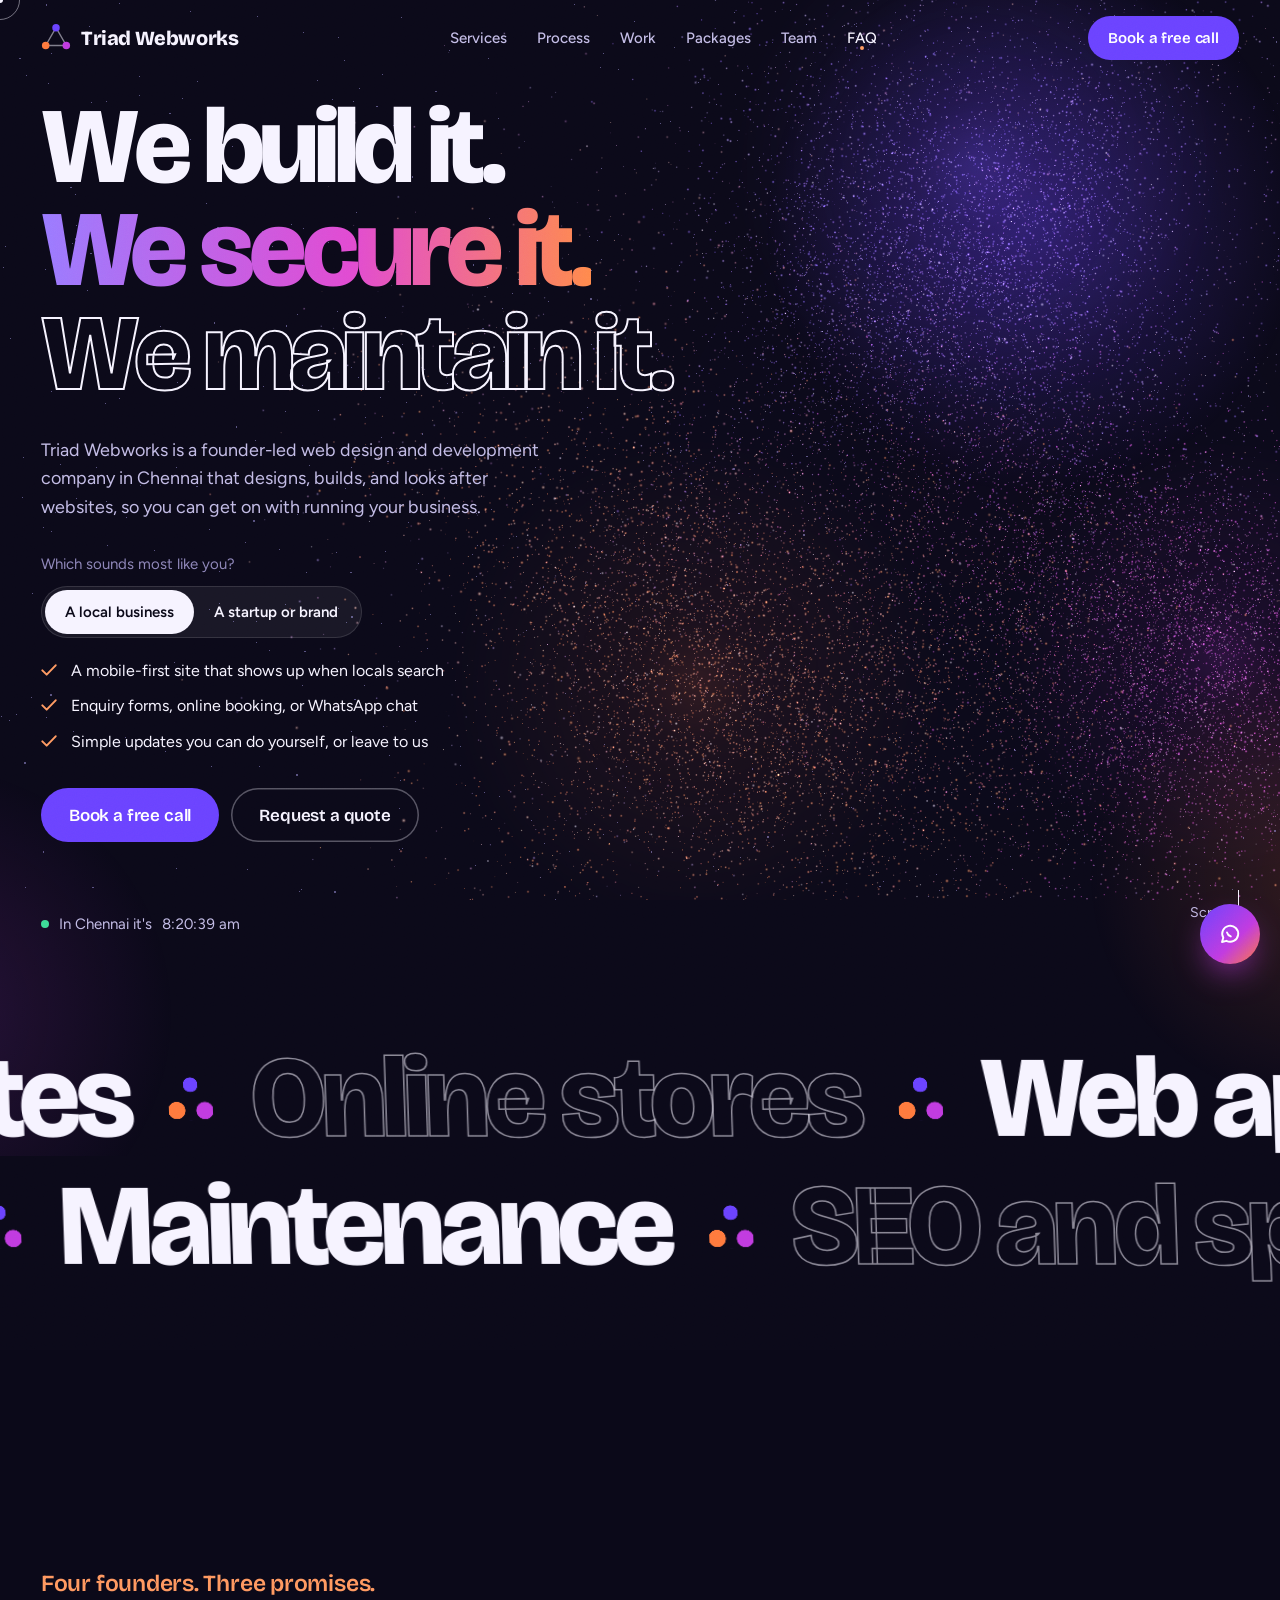
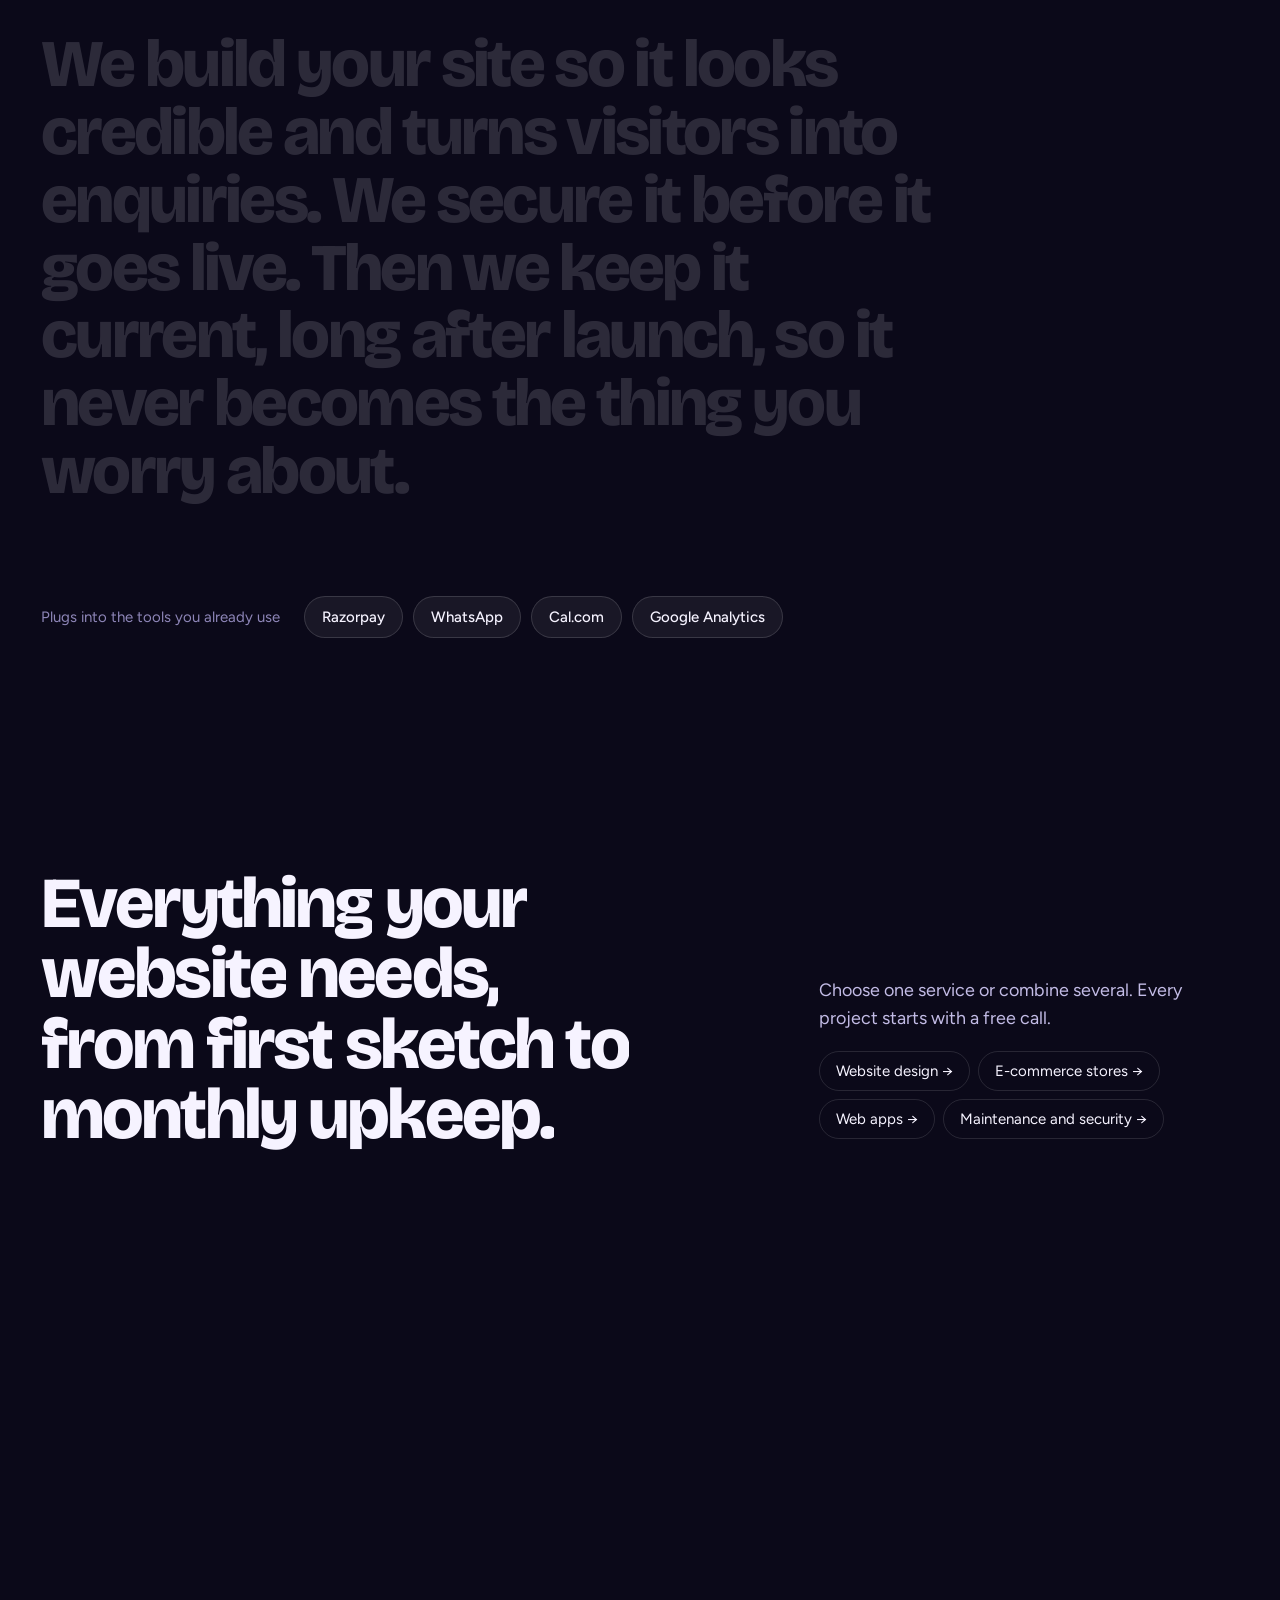
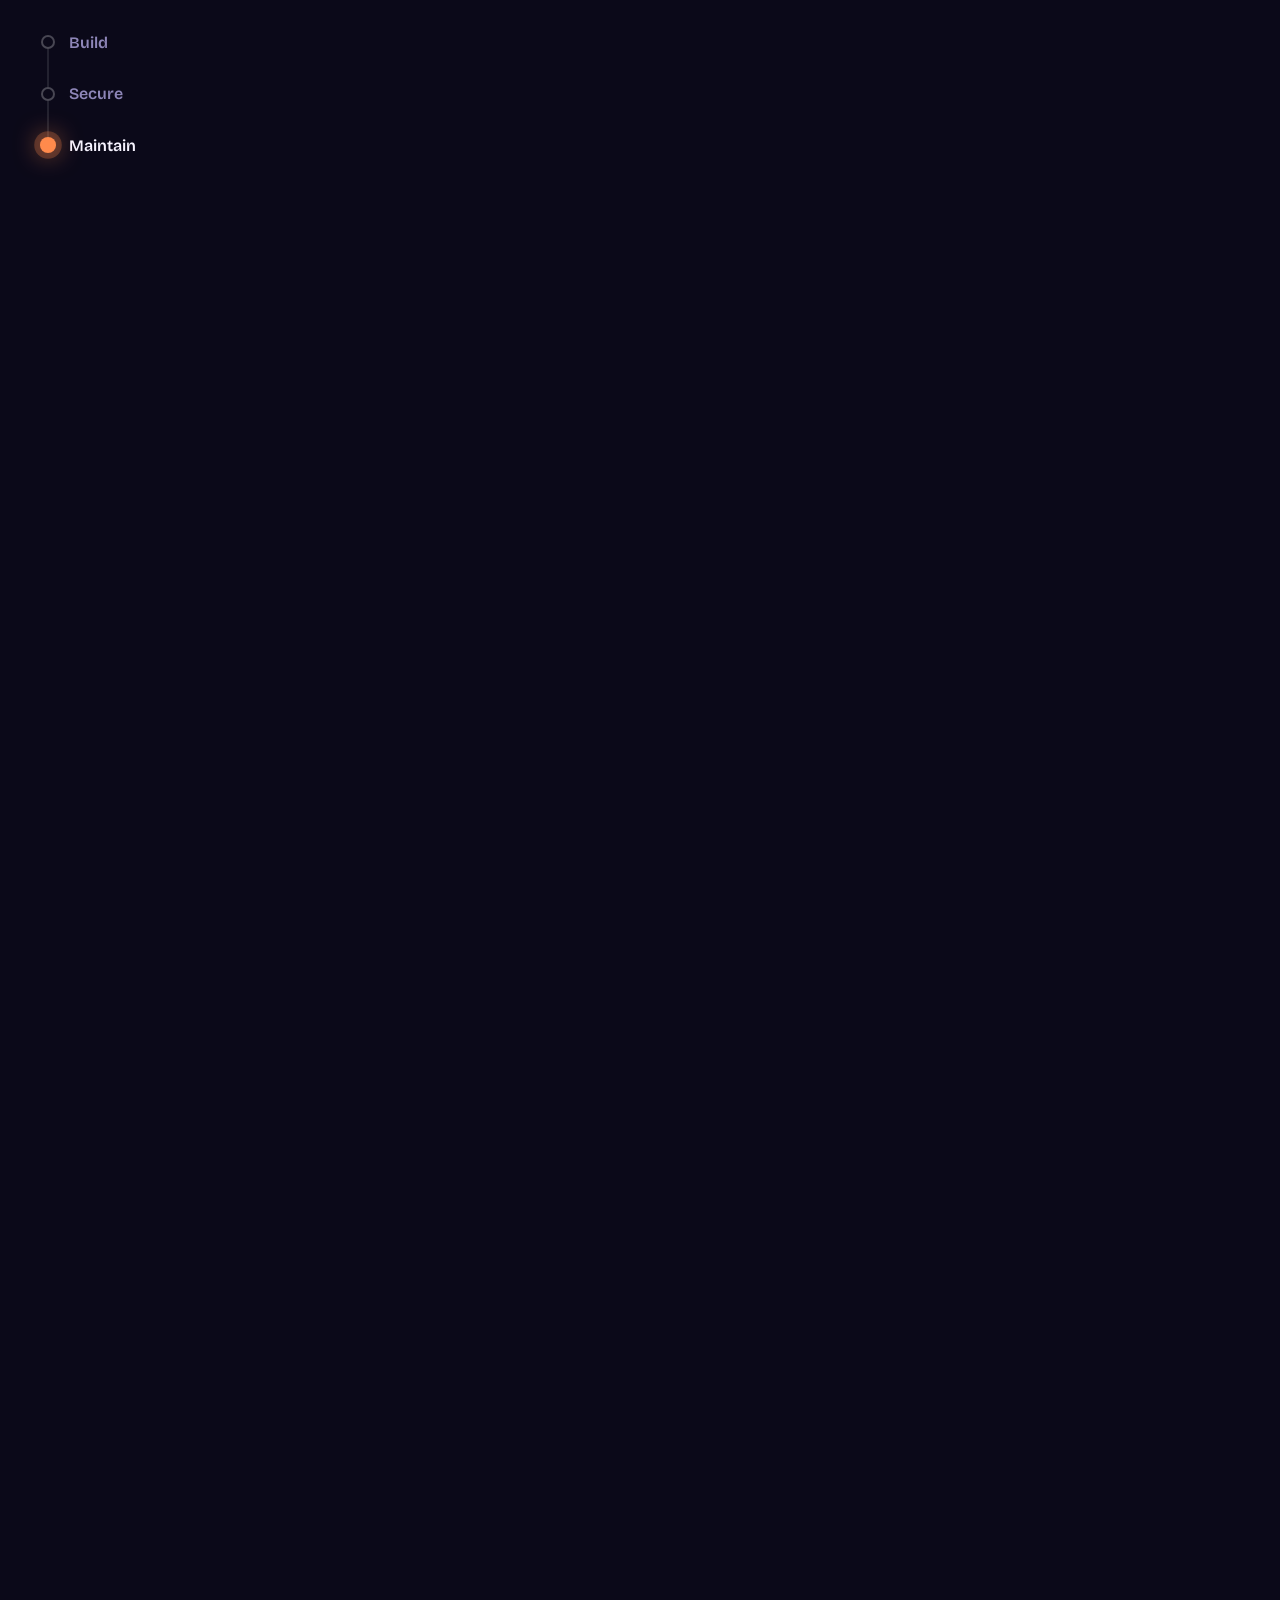
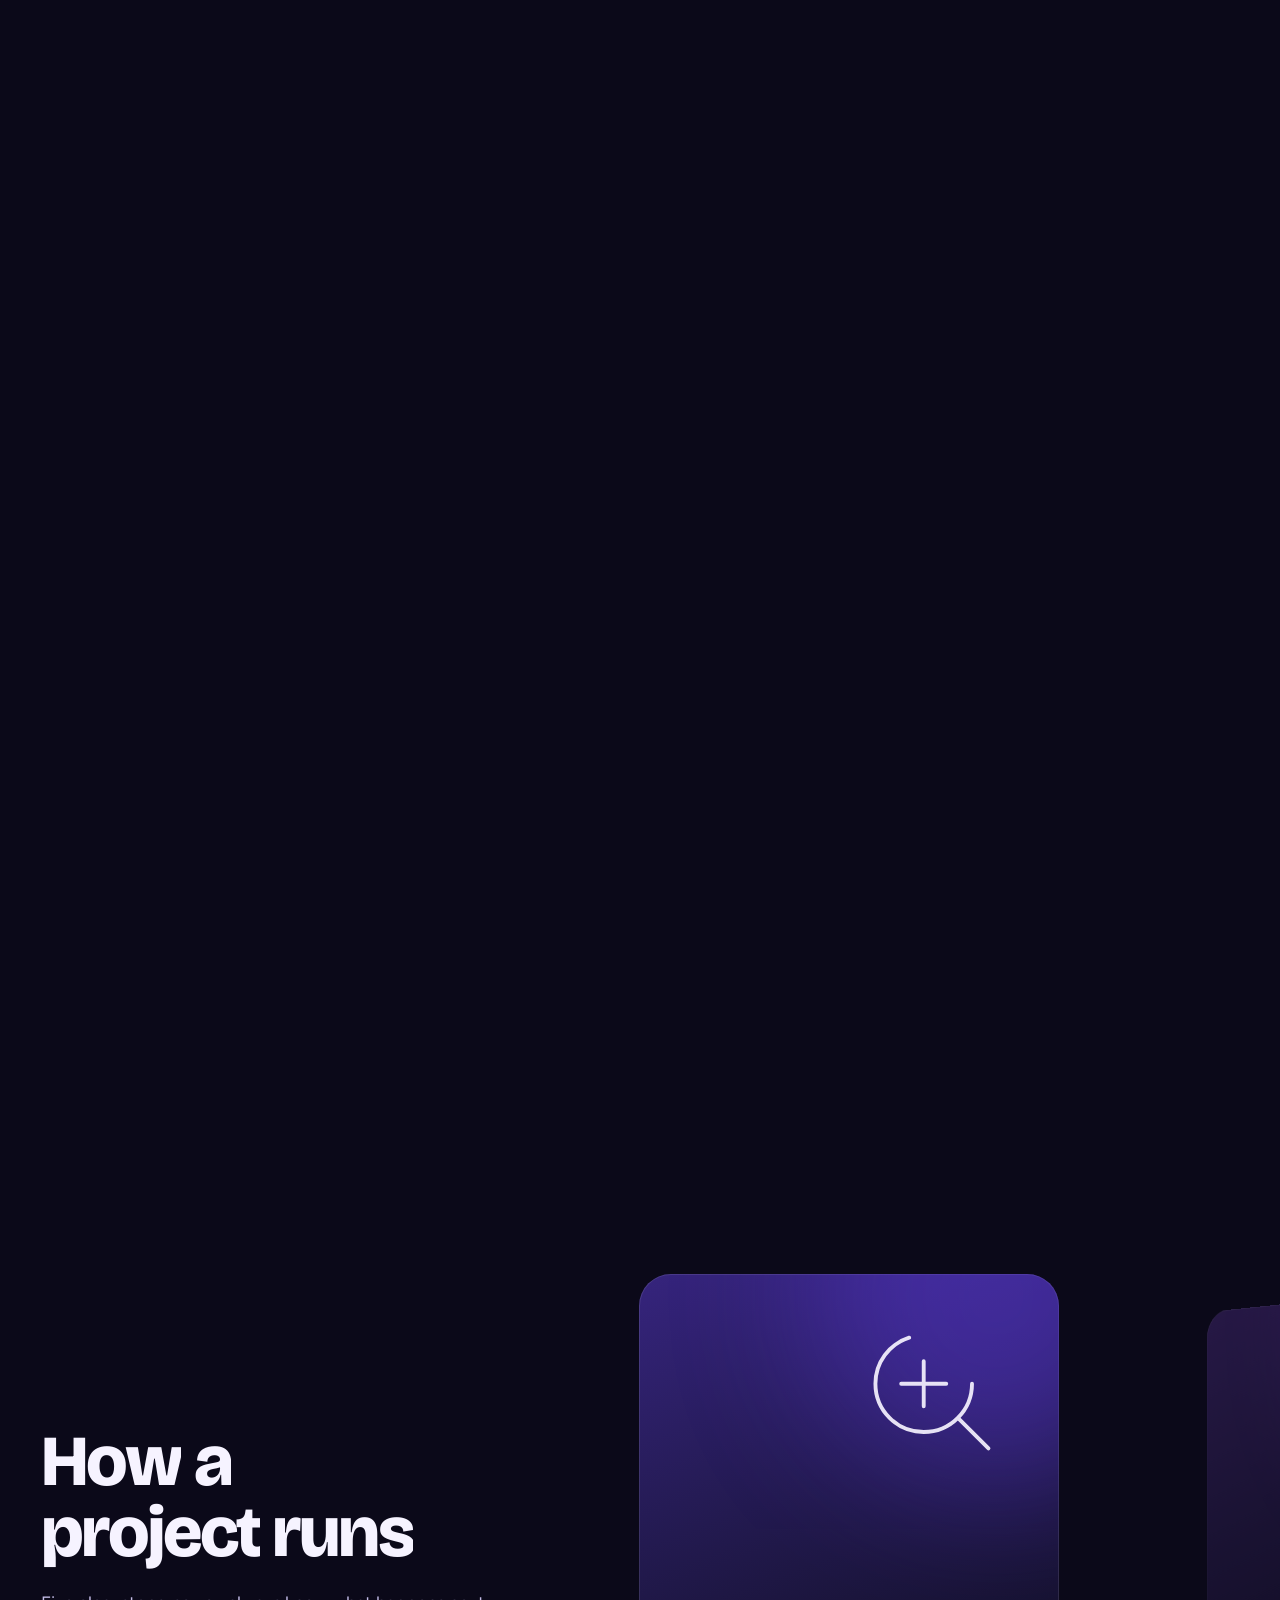
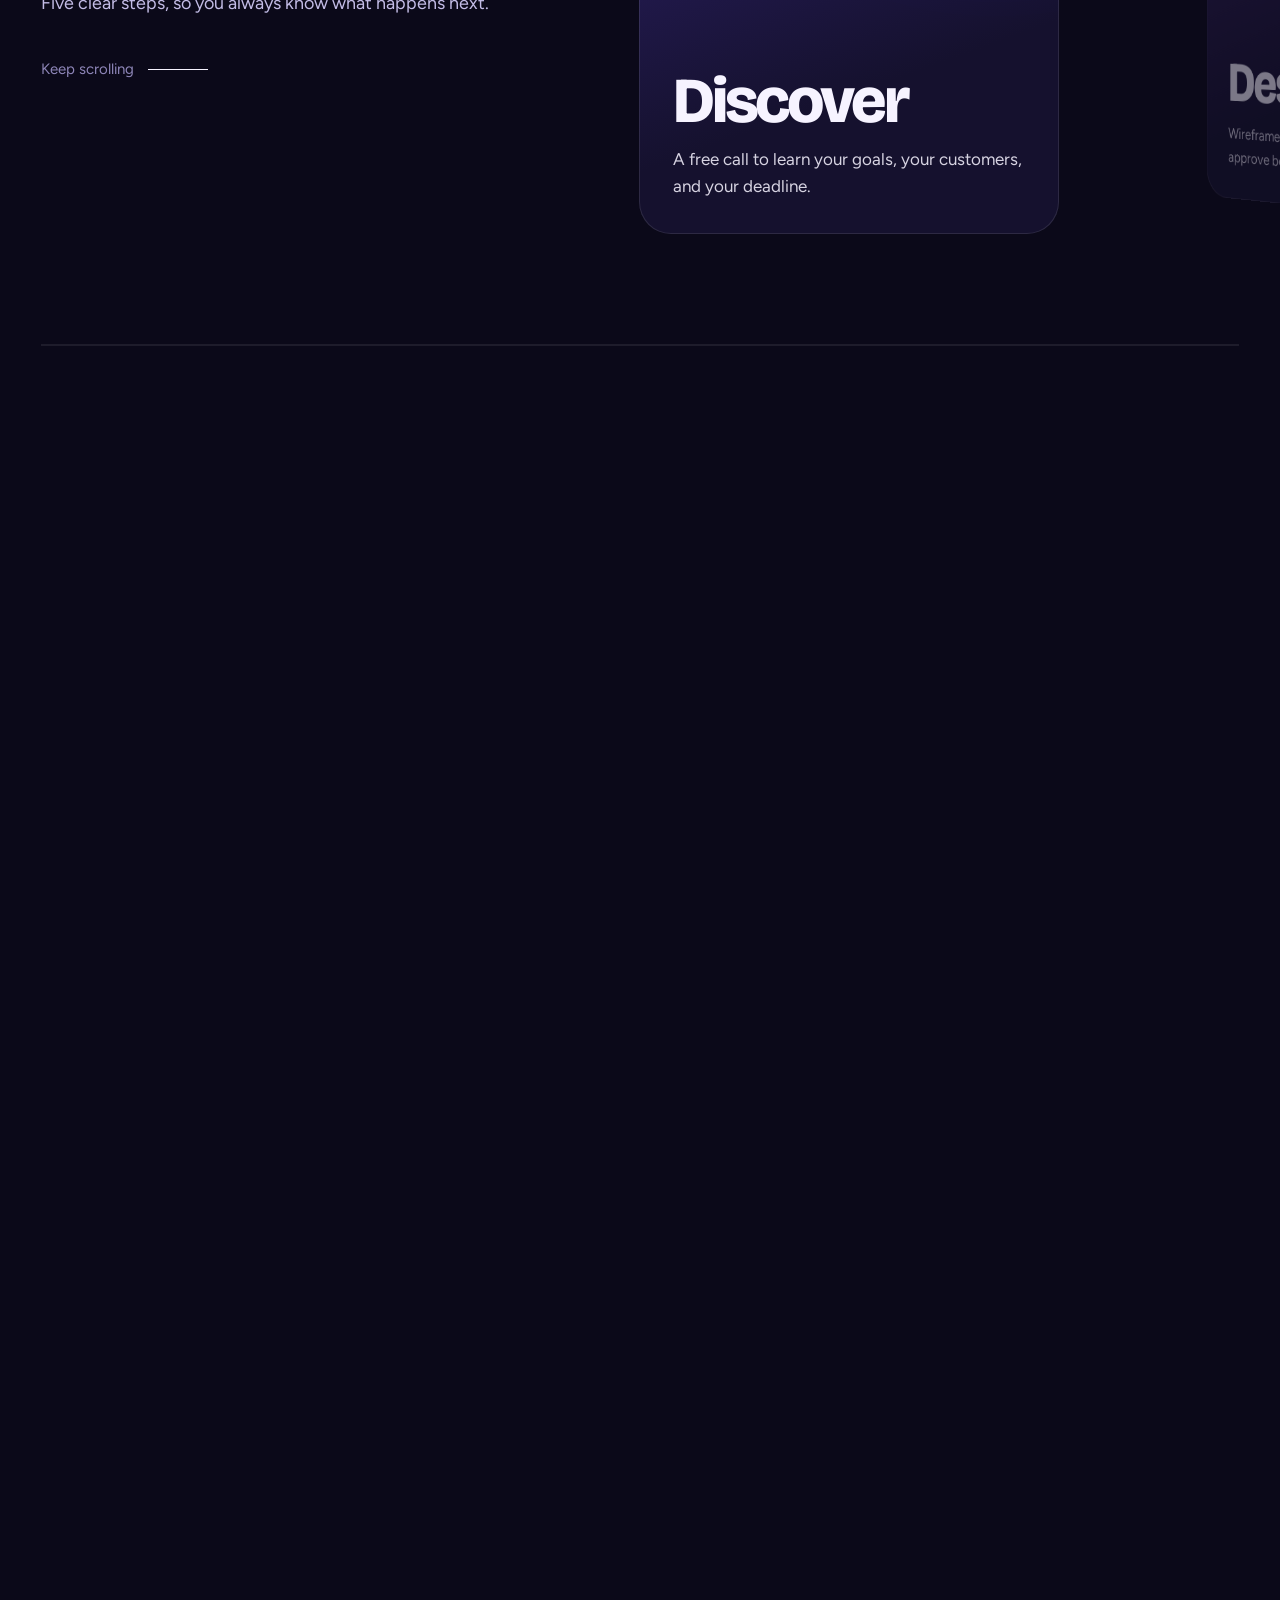
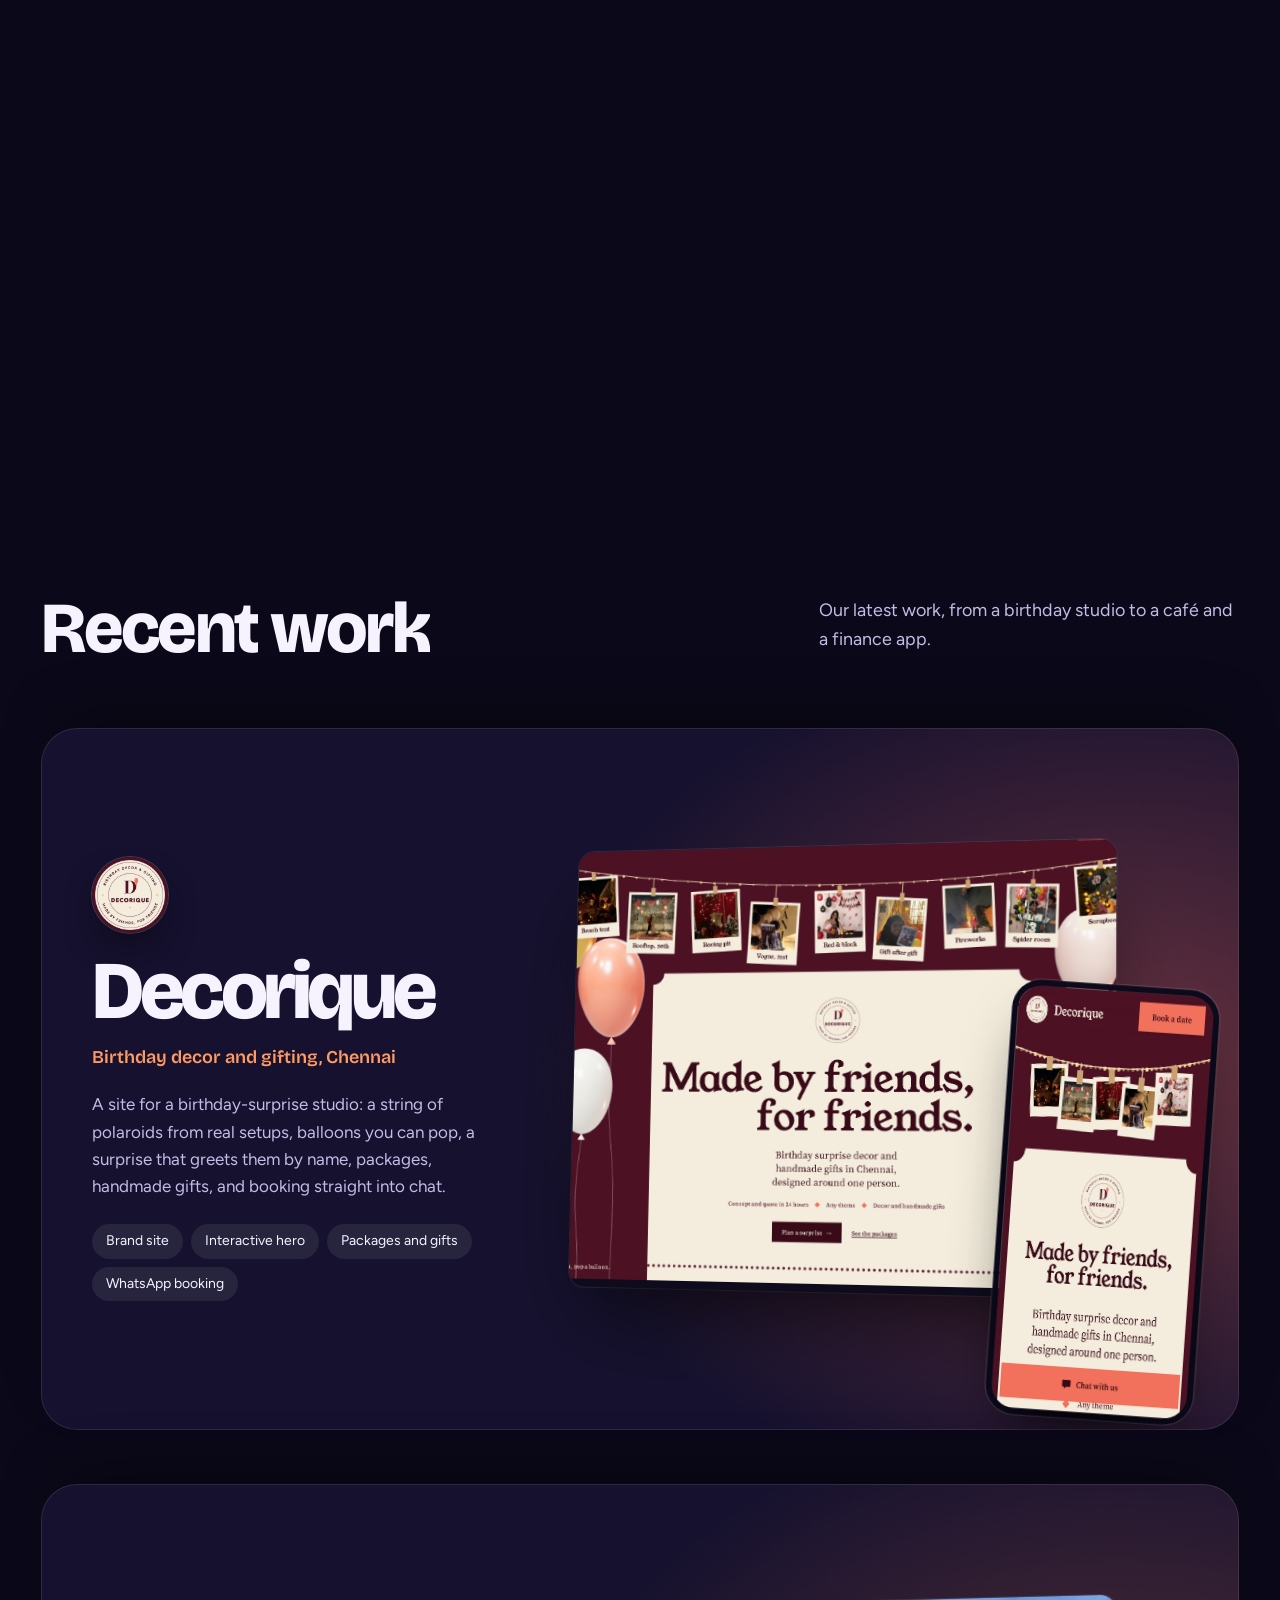
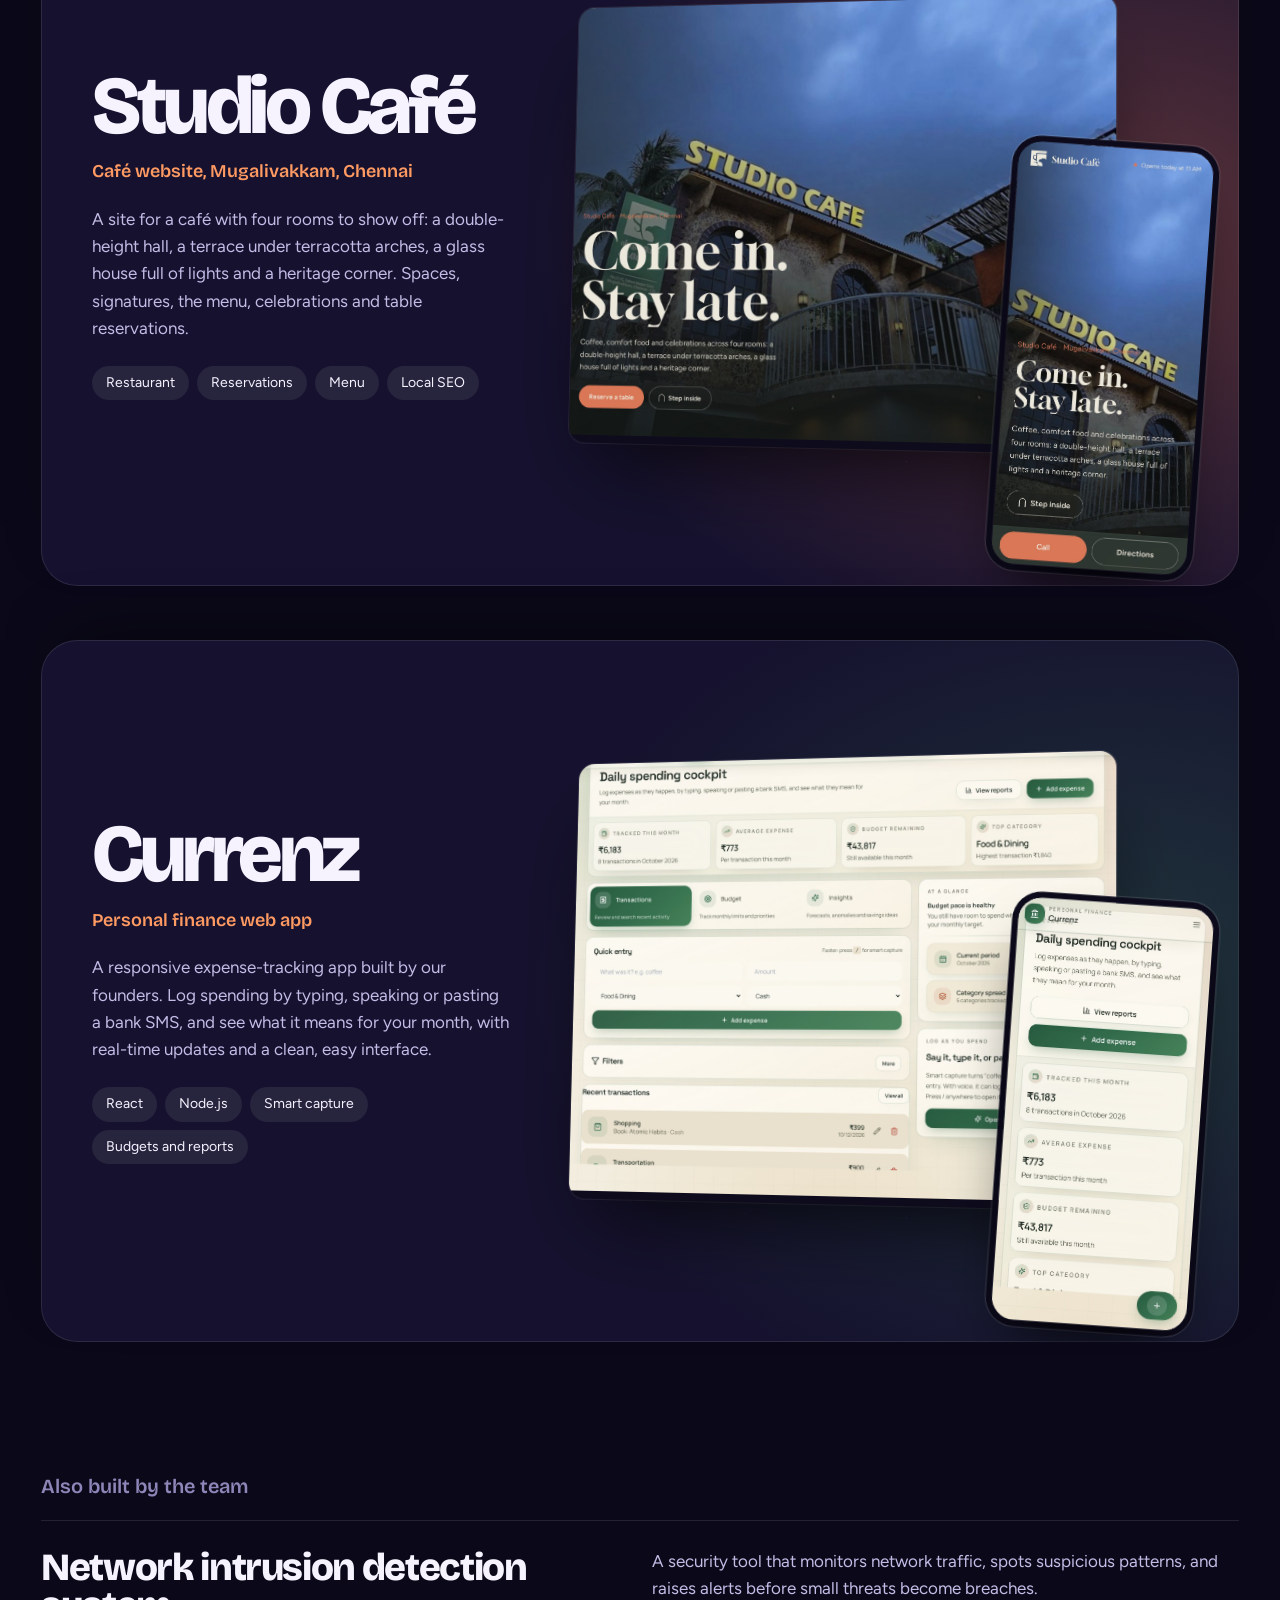
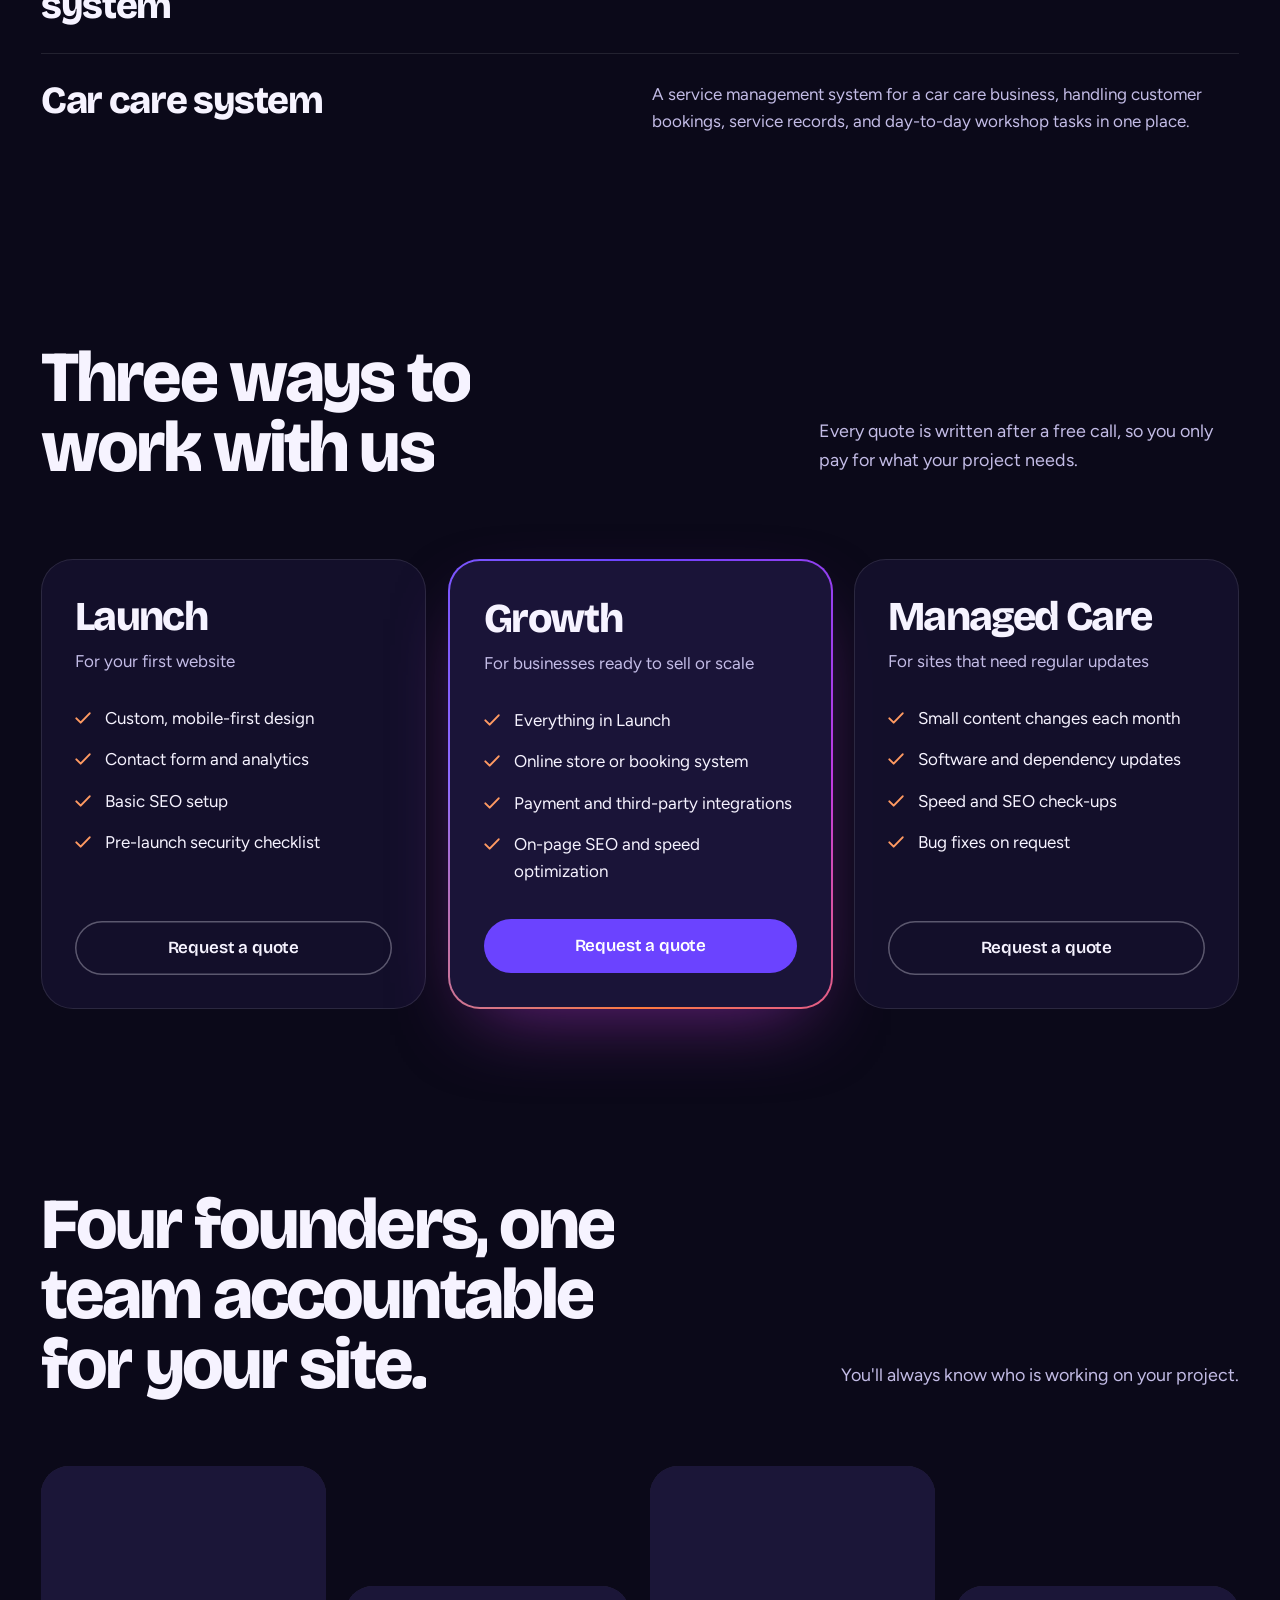
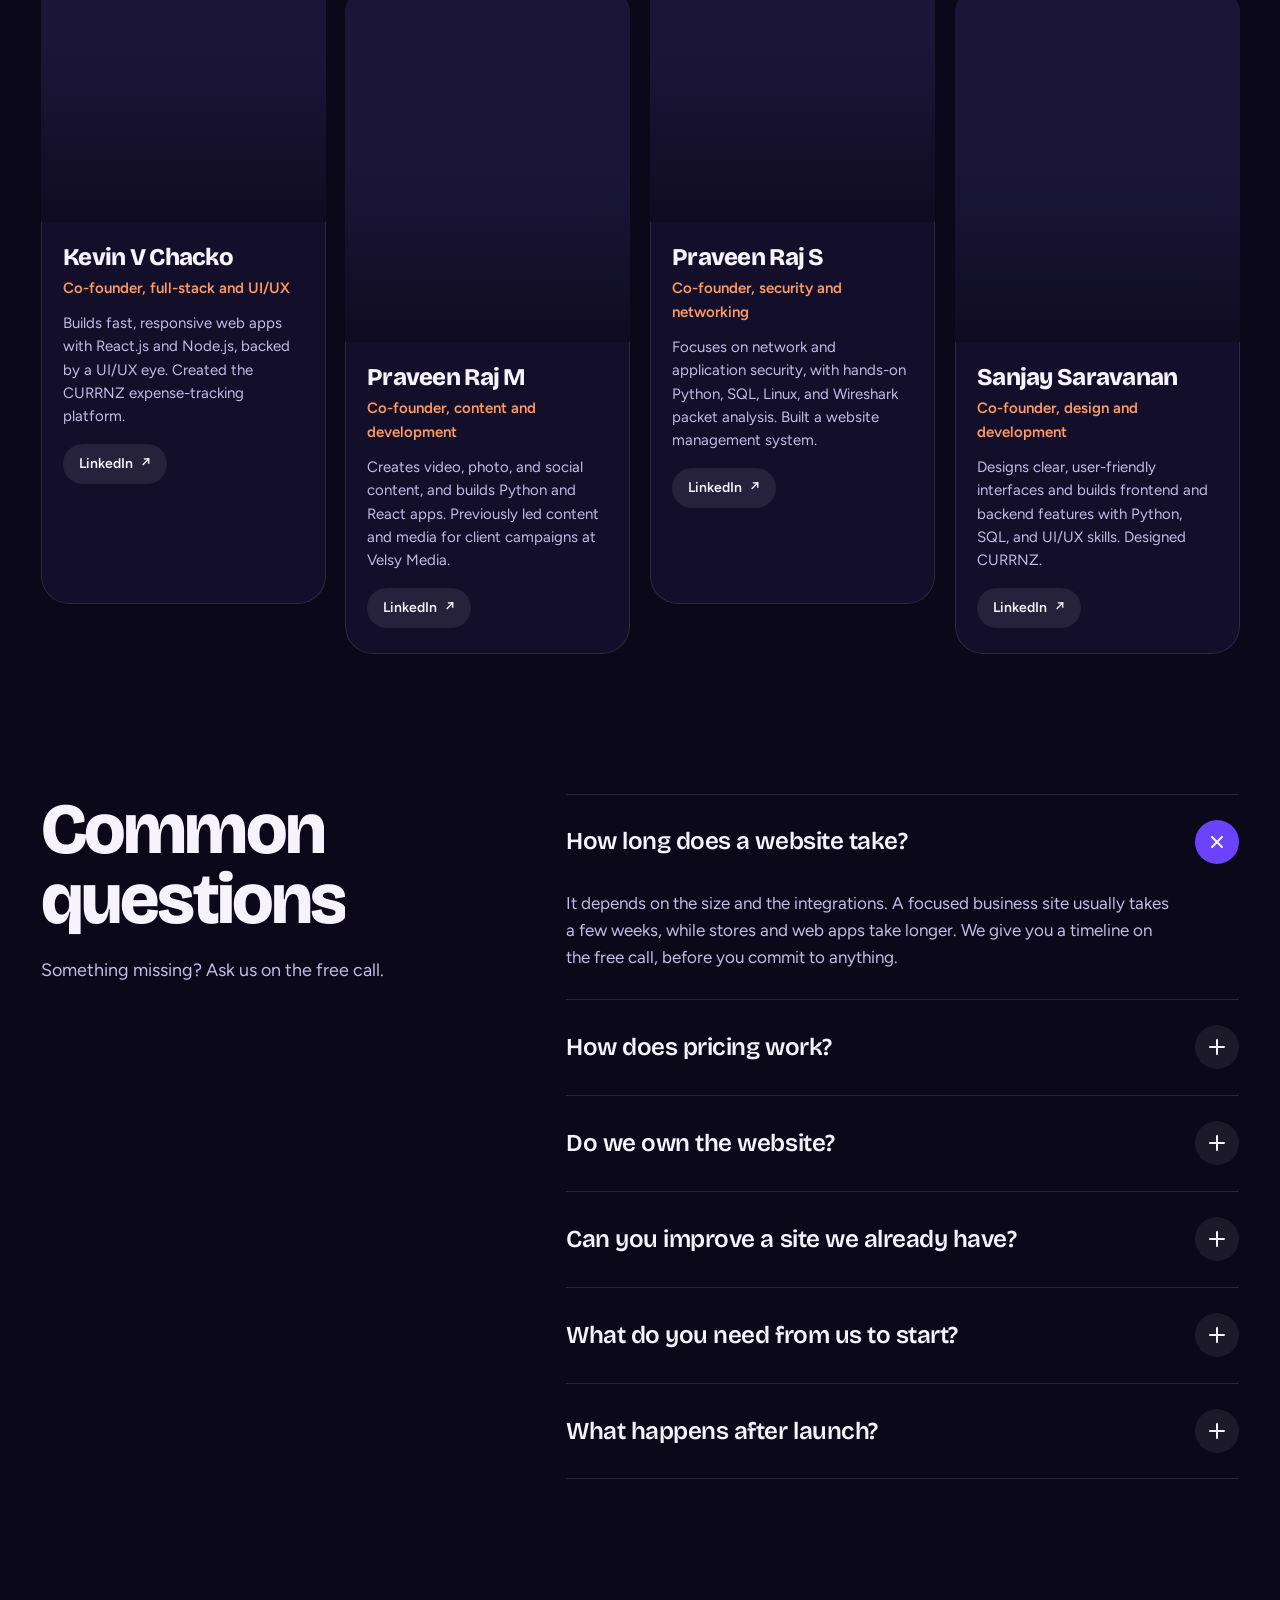
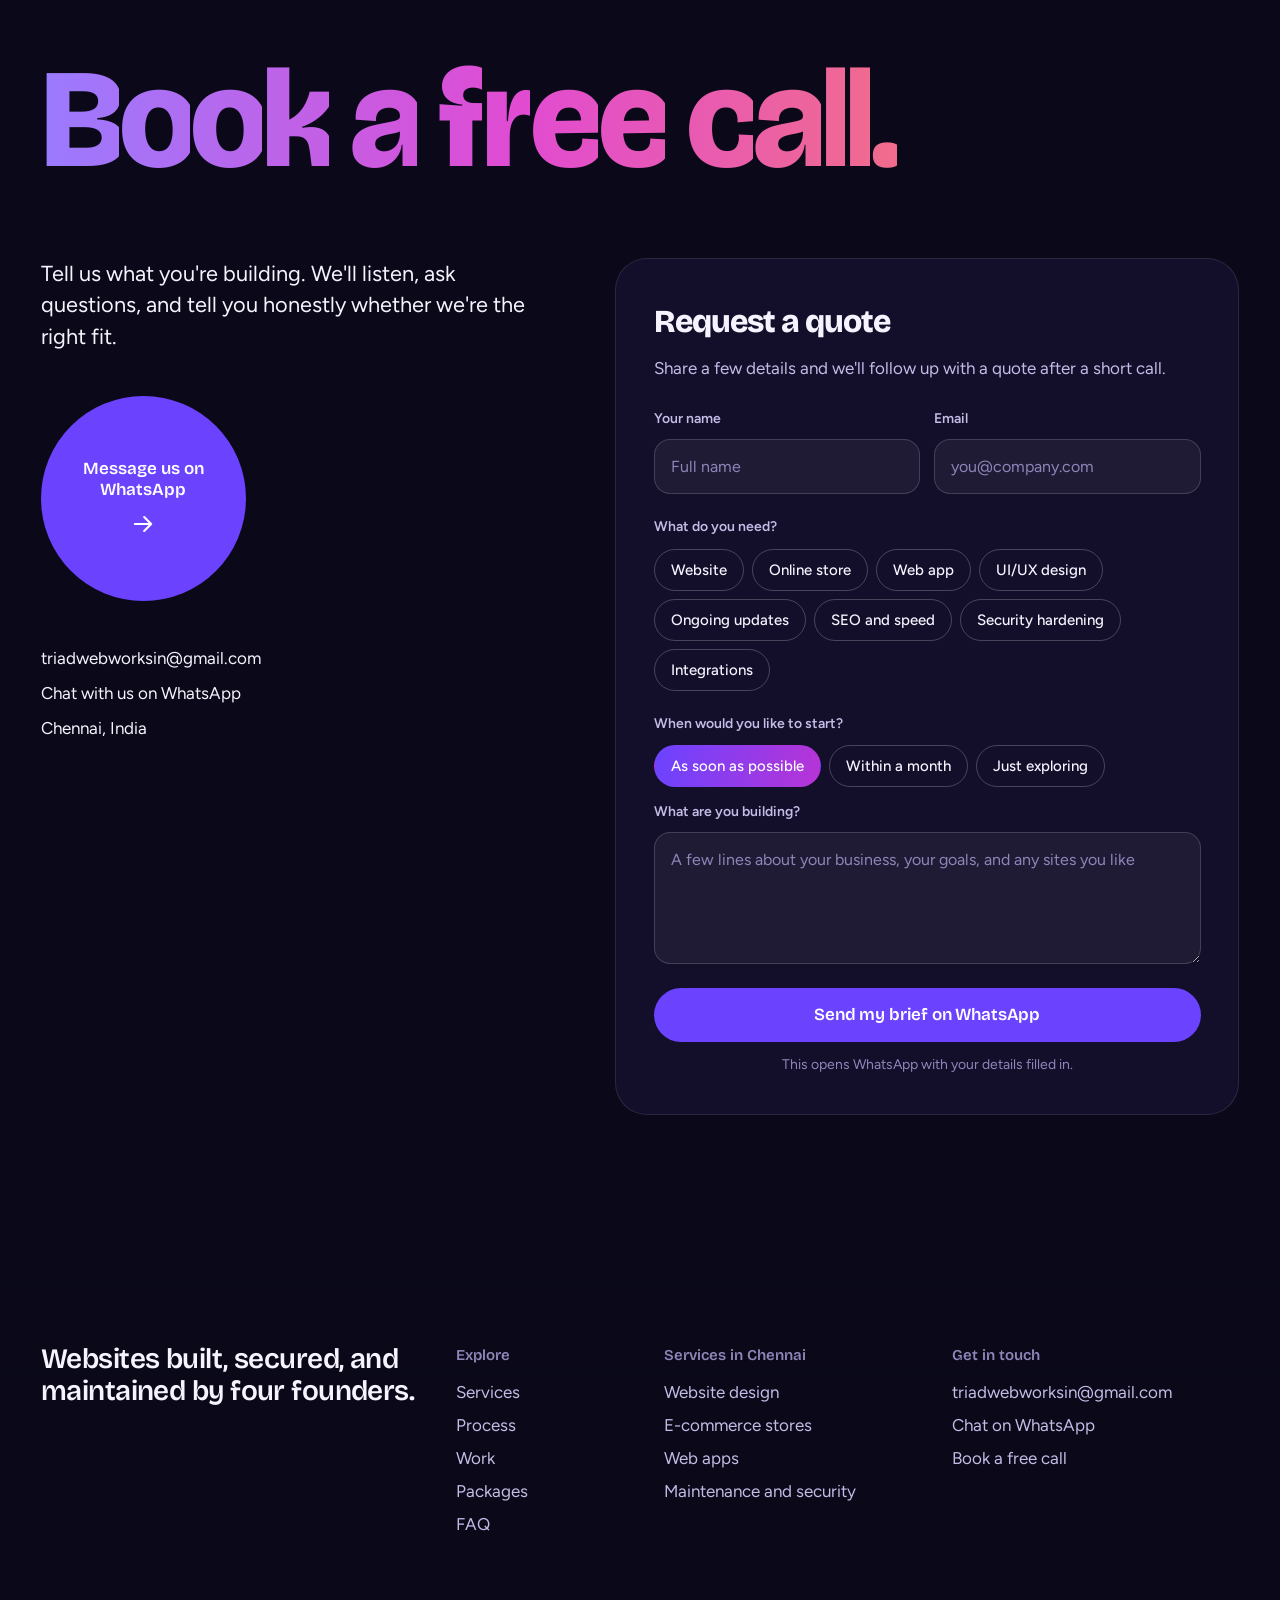
<file: index.html>
<!doctype html>
<html lang="en">
<head>
<meta charset="utf-8">
<meta name="viewport" content="width=device-width, initial-scale=1, viewport-fit=cover">
<title>Web Design and Development Company in Chennai | Triad Webworks</title>
<meta name="description" content="Website design and development in Chennai. Triad Webworks builds, secures and maintains business websites, online stores and web apps. Book a free call.">
<link rel="canonical" href="https://www.triadwebworks.in/">
<meta name="theme-color" content="#0B0919">
<link rel="icon" href="favicon.svg" type="image/svg+xml">
<link rel="apple-touch-icon" href="apple-touch-icon.png">
<meta property="og:type" content="website">
<meta property="og:site_name" content="Triad Webworks">
<meta property="og:title" content="Web Design and Development in Chennai | Triad Webworks">
<meta property="og:description" content="Website design and development in Chennai. Triad Webworks builds, secures and maintains business websites, online stores and web apps. Book a free call.">
<meta property="og:url" content="https://www.triadwebworks.in/">
<meta property="og:locale" content="en_IN">
<meta property="og:image" content="https://www.triadwebworks.in/img/og-image.png">
<meta property="og:image:width" content="1200">
<meta property="og:image:height" content="630">
<meta property="og:image:alt" content="Triad Webworks: We build it. We secure it. We maintain it. Web design and development in Chennai.">
<meta name="twitter:image" content="https://www.triadwebworks.in/img/og-image.png">
<meta name="twitter:card" content="summary_large_image">
<meta name="robots" content="index, follow, max-image-preview:large">
<meta name="geo.region" content="IN-TN">
<meta name="geo.placename" content="Chennai">
<link rel="preconnect" href="https://fonts.googleapis.com">
<link rel="preconnect" href="https://fonts.gstatic.com" crossorigin>
<link href="https://fonts.googleapis.com/css2?family=Bricolage+Grotesque:opsz,wght@12..96,400;12..96,600;12..96,800&amp;family=Figtree:wght@400;500;600&amp;display=swap" rel="stylesheet">
<link rel="stylesheet" href="styles.css">
<script type="application/ld+json">{"@context": "https://schema.org", "@graph": [{"@type": "ProfessionalService", "@id": "https://www.triadwebworks.in/#business", "name": "Triad Webworks", "url": "https://www.triadwebworks.in/", "logo": "https://www.triadwebworks.in/favicon.svg", "image": "https://www.triadwebworks.in/img/og-image.png", "email": "triadwebworksin@gmail.com", "telephone": "+91 86678 28159", "description": "Website design and development in Chennai. Triad Webworks builds, secures and maintains business websites, online stores and web apps. Book a free call.", "priceRange": "Quote on request", "address": {"@type": "PostalAddress", "addressLocality": "Chennai", "addressRegion": "Tamil Nadu", "addressCountry": "IN"}, "areaServed": [{"@type": "City", "name": "Chennai"}, {"@type": "Country", "name": "India"}], "founder": [{"@type": "Person", "name": "Kevin V Chacko", "sameAs": "https://www.linkedin.com/in/kevin-chacko-45a6342a4/"}, {"@type": "Person", "name": "Praveen Raj M", "sameAs": "https://in.linkedin.com/in/praveen-raj-m"}, {"@type": "Person", "name": "Praveen Raj S", "sameAs": "https://www.linkedin.com/in/praveen-raj-877aa9293"}, {"@type": "Person", "name": "Sanjay Saravanan", "sameAs": "https://www.linkedin.com/in/sanjay-saravanan-17779227"}], "hasOfferCatalog": {"@type": "OfferCatalog", "name": "Web services", "itemListElement": [{"@type": "Offer", "itemOffered": {"@type": "Service", "name": "Business website design", "areaServed": "Chennai"}}, {"@type": "Offer", "itemOffered": {"@type": "Service", "name": "E-commerce website development", "areaServed": "Chennai"}}, {"@type": "Offer", "itemOffered": {"@type": "Service", "name": "Web app and dashboard development", "areaServed": "Chennai"}}, {"@type": "Offer", "itemOffered": {"@type": "Service", "name": "UI/UX design", "areaServed": "Chennai"}}, {"@type": "Offer", "itemOffered": {"@type": "Service", "name": "Website security", "areaServed": "Chennai"}}, {"@type": "Offer", "itemOffered": {"@type": "Service", "name": "Website maintenance", "areaServed": "Chennai"}}, {"@type": "Offer", "itemOffered": {"@type": "Service", "name": "SEO and speed optimisation", "areaServed": "Chennai"}}]}}, {"@type": "WebSite", "@id": "https://www.triadwebworks.in/#website", "url": "https://www.triadwebworks.in/", "name": "Triad Webworks", "publisher": {"@id": "https://www.triadwebworks.in/#business"}, "inLanguage": "en-IN"}, {"@type": "FAQPage", "mainEntity": [{"@type": "Question", "name": "How long does a website take?", "acceptedAnswer": {"@type": "Answer", "text": "It depends on the size and the integrations. A focused business site usually takes a few weeks, while stores and web apps take longer. We give you a timeline on the free call, before you commit to anything."}}, {"@type": "Question", "name": "How does pricing work?", "acceptedAnswer": {"@type": "Answer", "text": "We quote every project after a free call. You get a written quote that lists exactly what is included, so you only pay for what your project needs."}}, {"@type": "Question", "name": "Do we own the website?", "acceptedAnswer": {"@type": "Answer", "text": "Yes. The code, design files, domain, and content are yours. If you ever move on, we hand everything over."}}, {"@type": "Question", "name": "Can you improve a site we already have?", "acceptedAnswer": {"@type": "Answer", "text": "Yes. We can redesign it, speed it up, tighten its security basics, or take over its updates and upkeep."}}, {"@type": "Question", "name": "What do you need from us to start?", "acceptedAnswer": {"@type": "Answer", "text": "Just a call. Bring your goals, any brand assets you already have, and examples of sites you like. We handle the rest."}}, {"@type": "Question", "name": "What happens after launch?", "acceptedAnswer": {"@type": "Answer", "text": "Choose Managed Care and we handle content changes, updates, and regular check-ups. Or take the site and run it yourself."}}]}]}</script>
</head>
<body>
<canvas id="gl" aria-hidden="true"></canvas>
<div class="aura" aria-hidden="true"></div>
<div class="grain" aria-hidden="true"></div>

<div class="loader" aria-hidden="true">
  <div class="loader-mark">
    <svg viewBox="0 0 32 32" width="96" height="96"><path class="ld-tri" pathLength="1" d="M16 5L27 24H5L16 5Z"/><circle class="ld-n" cx="16" cy="5" r="3.4" fill="#6B43FF"/><circle class="ld-n" cx="27" cy="24" r="3.4" fill="#C13BE0"/><circle class="ld-n" cx="5" cy="24" r="3.4" fill="#FF7A3D"/></svg>
  </div>
  <div class="loader-word">Triad Webworks</div>
  <div class="loader-count"><span id="ld-num">0</span></div>
  <div class="loader-bar"><span></span></div>
</div>

<div class="cursor" aria-hidden="true"><span class="cursor-ring"><span class="cursor-txt">View</span></span><span class="cursor-dot"></span></div>
<div class="progress" aria-hidden="true"></div>

<a class="fab mag" href="https://wa.me/918667828159" data-wa="call" target="_blank" rel="noopener" aria-label="Book a free call on WhatsApp">
  <span class="fab-label">Book a free call</span>
  <span class="fab-ball"><svg width="24" height="24" viewBox="0 0 24 24" fill="none" stroke="#fff" stroke-width="1.9" stroke-linecap="round" stroke-linejoin="round" aria-hidden="true"><path d="M4 20l1.3-4.2A8 8 0 1 1 8.4 18.8L4 20z"/><path d="M9 10.5c.5 1.8 2 3.3 3.8 3.9"/></svg></span>
</a>

<header class="nav">
  <div class="nav-in">
    <a class="brand" href="#top" aria-label="Triad Webworks home">
      <svg width="30" height="30" viewBox="0 0 32 32" aria-hidden="true"><path d="M16 5L27 24H5L16 5Z" fill="none" stroke="#F6F3FF" stroke-opacity=".5" stroke-width="1.5" stroke-linejoin="round"/><circle cx="16" cy="5" r="4" fill="#6B43FF"/><circle cx="27" cy="24" r="4" fill="#C13BE0"/><circle cx="5" cy="24" r="4" fill="#FF7A3D"/></svg>
      <span>Triad Webworks</span>
    </a>
    <nav class="nav-links" aria-label="Main">
      <a href="#services"><span data-roll>Services</span></a>
      <a href="#process"><span data-roll>Process</span></a>
      <a href="#work"><span data-roll>Work</span></a>
      <a href="#packages"><span data-roll>Packages</span></a>
      <a href="#team"><span data-roll>Team</span></a>
      <a href="#faq"><span data-roll>FAQ</span></a>
    </nav>
    <div class="nav-end">
      <a class="btn btn-primary btn-sm mag nav-cta" href="https://wa.me/918667828159" data-wa="call" target="_blank" rel="noopener"><span>Book a free call</span></a>
      <button type="button" class="menu-btn" id="menu-btn" aria-label="Menu" aria-expanded="false" aria-controls="mobile-menu"><i></i><i></i></button>
    </div>
  </div>
</header>

<div class="menu" id="mobile-menu" hidden>
  <nav aria-label="Mobile">
    <a href="#services">Services</a>
    <a href="#process">Process</a>
    <a href="#work">Work</a>
    <a href="#packages">Packages</a>
    <a href="#team">Team</a>
    <a href="#faq">FAQ</a>
  </nav>
  <a class="btn btn-primary" href="https://wa.me/918667828159" data-wa="call" target="_blank" rel="noopener">Book a free call</a>
  <p class="menu-foot">triadwebworksin@gmail.com · Chennai, India</p>
</div>

<main>

<!-- HERO -->
<section id="top" class="hero" data-scene="hero">
  <div class="node-labels" aria-hidden="true">
    <span class="nlabel" data-node="0"><b style="--c:#8F6BFF"></b>Build</span>
    <span class="nlabel" data-node="1"><b style="--c:#E14BD2"></b>Secure</span>
    <span class="nlabel" data-node="2"><b style="--c:#FF8A4C"></b>Maintain</span>
  </div>
  <div class="hero-fallback" aria-hidden="true">
    <svg viewBox="0 0 32 32"><path d="M16 5L27 24H5L16 5Z" fill="none" stroke="#F6F3FF" stroke-opacity=".35" stroke-width=".5"/><circle cx="16" cy="5" r="3.6" fill="#6B43FF"/><circle cx="27" cy="24" r="3.6" fill="#C13BE0"/><circle cx="5" cy="24" r="3.6" fill="#FF7A3D"/></svg>
  </div>
  <div class="wrap hero-in">
    <h1 class="hero-title">
      <span class="ln"><span class="ln-i" data-chars>We build it.</span></span>
      <span class="ln"><span class="ln-i grad-flow">We secure it.</span></span>
      <span class="ln"><span class="ln-i stroke" data-chars>We maintain it.</span></span>
    </h1>
    <p class="hero-sub hin">Triad Webworks is a founder-led web design and development company in Chennai that designs, builds, and looks after websites, so you can get on with running your business.</p>

    <div class="aud hin">
      <div id="audience-label" class="aud-label">Which sounds most like you?</div>
      <div class="seg" role="group" aria-labelledby="audience-label">
        <span class="seg-thumb" aria-hidden="true"></span>
        <button type="button" aria-pressed="true" data-aud="local">A local business</button>
        <button type="button" aria-pressed="false" data-aud="startup">A startup or brand</button>
      </div>
      <ul id="aud-list" class="aud-list">
        <li>A mobile-first site that shows up when locals search</li>
        <li>Enquiry forms, online booking, or WhatsApp chat</li>
        <li>Simple updates you can do yourself, or leave to us</li>
      </ul>
    </div>

    <div class="hero-ctas hin">
      <a class="btn btn-primary mag" href="https://wa.me/918667828159" data-wa="call" target="_blank" rel="noopener"><span>Book a free call</span></a>
      <a class="btn btn-ghost mag" href="https://wa.me/918667828159" data-wa="quote" target="_blank" rel="noopener"><span>Request a quote</span></a>
    </div>
  </div>
  <div class="wrap hero-foot hin">
    <p class="clock"><span class="pulse" aria-hidden="true"></span>In Chennai it's <time id="clock">--:--</time></p>
    <a class="scroll-cue" href="#about"><span>Scroll</span><i aria-hidden="true"></i></a>
  </div>
</section>

<!-- MARQUEE -->
<section class="mq" aria-label="What we do">
  <div class="mq-row" data-dir="-1">
    <div class="mq-track">
      <span>Business websites</span><b aria-hidden="true"></b><span class="o">Online stores</span><b aria-hidden="true"></b><span>Web apps</span><b aria-hidden="true"></b><span class="o">UI/UX design</span><b aria-hidden="true"></b>
    </div>
  </div>
  <div class="mq-row" data-dir="1">
    <div class="mq-track">
      <span class="o">SEO and speed</span><b aria-hidden="true"></b><span>Security hardening</span><b aria-hidden="true"></b><span class="o">Integrations</span><b aria-hidden="true"></b><span>Maintenance</span><b aria-hidden="true"></b>
    </div>
  </div>
</section>

<!-- MANIFESTO -->
<section id="about" class="manifesto" data-scene="manifesto">
  <div class="wrap">
    <h2 class="mf-h" data-reveal>Four founders. Three promises.</h2>
    <p class="mf-text" data-words>We build your site so it looks credible and turns visitors into enquiries. We secure it before it goes live. Then we keep it current, long after launch, so it never becomes the thing you worry about.</p>
    <div class="tools" data-reveal>
      <p>Plugs into the tools you already use</p>
      <ul>
        <li>Razorpay</li><li>WhatsApp</li><li>Cal.com</li><li>Google Analytics</li>
      </ul>
    </div>
  </div>
</section>

<!-- SERVICES: three chapters -->
<section id="services" class="services">
  <div class="wrap sv-head sec-head">
    <h2 class="h2" data-split>Everything your website needs, from first sketch to monthly upkeep.</h2>
    <p class="lede" data-reveal>Choose one service or combine several. Every project starts with a free call.<span class="svc-links"><a href="website-design-chennai/">Website design →</a><a href="ecommerce-website-development-chennai/">E-commerce stores →</a><a href="web-app-development-chennai/">Web apps →</a><a href="website-maintenance-chennai/">Maintenance and security →</a></span></p>
  </div>
  <div class="ch-pin">
    <div class="wrap ch-grid">
      <ol class="ch-rail" aria-label="Chapters">
        <li class="on" style="--c:#8F6BFF"><span></span>Build</li>
        <li style="--c:#E14BD2"><span></span>Secure</li>
        <li style="--c:#FF8A4C"><span></span>Maintain</li>
      </ol>
      <div class="ch-stack">
        <article class="ch on" data-scene="build" style="--c:#8F6BFF">
          <h3 class="ch-title"><span>Build.</span></h3>
          <p class="ch-lede">Fast, mobile-first sites, stores and tools, built to look credible and turn visitors into enquiries.</p>
          <ul class="svc">
            <li><h4>Business websites</h4><p>For local businesses, startups and portfolios. Custom design, enquiry and booking forms, easy content updates.</p></li>
            <li><h4>Online stores</h4><p>Stores that take payments, track stock, and send order emails, without a headache to update.</p></li>
            <li><h4>Web apps and dashboards</h4><p>Custom tools with logins, databases, and admin panels for your team or customers.</p></li>
            <li><h4>UI/UX design</h4><p>Clear, easy-to-use layouts and a consistent look across every page.</p></li>
          </ul>
        </article>
        <article class="ch" data-scene="secure" style="--c:#E14BD2">
          <h3 class="ch-title"><span>Secure.</span></h3>
          <p class="ch-lede">Security is part of the build, not an add-on. Before any site goes live, we review it against this checklist.</p>
          <ul class="checks">
            <li><svg viewBox="0 0 24 24" aria-hidden="true"><path pathLength="1" d="M5 12.5l4.5 4.5L19 7.5"/></svg>HTTPS and secure browser headers configured</li>
            <li><svg viewBox="0 0 24 24" aria-hidden="true"><path pathLength="1" d="M5 12.5l4.5 4.5L19 7.5"/></svg>Forms and inputs checked against common attacks</li>
            <li><svg viewBox="0 0 24 24" aria-hidden="true"><path pathLength="1" d="M5 12.5l4.5 4.5L19 7.5"/></svg>Dependencies scanned for known vulnerabilities</li>
            <li><svg viewBox="0 0 24 24" aria-hidden="true"><path pathLength="1" d="M5 12.5l4.5 4.5L19 7.5"/></svg>Admin access locked down with strong authentication</li>
          </ul>
        </article>
        <article class="ch" data-scene="maintain" style="--c:#FF8A4C">
          <h3 class="ch-title"><span>Maintain.</span></h3>
          <p class="ch-lede">Launch is the start. We keep your site current, quick and easy to find.</p>
          <ul class="svc">
            <li><h4>Website maintenance</h4><p>Content changes, software updates, speed and SEO check-ups, and bug fixes.</p></li>
            <li><h4>SEO and speed</h4><p>Pages that load quickly and are built to be found.</p></li>
            <li><h4>Integrations</h4><p>Connect your site to payments, booking, analytics, and WhatsApp.</p></li>
            <li><h4>Managed Care</h4><p>A monthly plan, so updates happen without you having to chase anyone.</p></li>
          </ul>
        </article>
      </div>
    </div>
  </div>
</section>

<!-- PROCESS: horizontal road -->
<section id="process" class="process" data-scene="process">
  <div class="pr-pin">
    <div class="pr-track">
      <div class="pr-intro">
        <h2 class="h2" data-split>How a project runs</h2>
        <p class="lede" data-reveal>Five clear steps, so you always know what happens next.</p>
        <div class="pr-hint" aria-hidden="true">Keep scrolling <i></i></div>
      </div>
      <ol class="pr-steps">
        <li class="pr-card" style="--c:#6B43FF">
          <svg class="pr-art" viewBox="0 0 120 120" aria-hidden="true"><circle pathLength="1" cx="52" cy="52" r="30"/><path pathLength="1" d="M74 74l26 26"/><path pathLength="1" d="M38 52h28M52 38v28"/></svg>
          <h3>Discover</h3>
          <p>A free call to learn your goals, your customers, and your deadline.</p>
        </li>
        <li class="pr-card" style="--c:#8F4DE8">
          <svg class="pr-art" viewBox="0 0 120 120" aria-hidden="true"><rect pathLength="1" x="16" y="22" width="88" height="76" rx="6"/><path pathLength="1" d="M16 40h88M34 58h30M34 72h52M34 86h20"/></svg>
          <h3>Design</h3>
          <p>Wireframes and a visual direction that you approve before we write code.</p>
        </li>
        <li class="pr-card" style="--c:#C13BE0">
          <svg class="pr-art" viewBox="0 0 120 120" aria-hidden="true"><path pathLength="1" d="M42 34L16 60l26 26M78 34l26 26-26 26M68 24L52 96"/></svg>
          <h3>Build</h3>
          <p>We develop the site, connect your integrations, and test on real devices.</p>
        </li>
        <li class="pr-card" style="--c:#E85A9A">
          <svg class="pr-art" viewBox="0 0 120 120" aria-hidden="true"><path pathLength="1" d="M60 14c18 14 24 34 18 58H42c-6-24 0-44 18-58z"/><path pathLength="1" d="M42 72l-12 16h16M78 72l12 16H74M52 96l8 12 8-12"/><circle pathLength="1" cx="60" cy="46" r="8"/></svg>
          <h3>Launch</h3>
          <p>A security checklist and speed check, then we go live together.</p>
        </li>
        <li class="pr-card" style="--c:#FF7A3D">
          <svg class="pr-art" viewBox="0 0 120 120" aria-hidden="true"><path pathLength="1" d="M96 60a36 36 0 1 1-10.5-25.5"/><path pathLength="1" d="M88 18v18H70"/><path pathLength="1" d="M60 40v22l14 9"/></svg>
          <h3>Maintain</h3>
          <p>Content changes, updates, and regular check-ups, if you want us to keep going.</p>
        </li>
      </ol>
    </div>
    <div class="pr-line" aria-hidden="true"><span></span></div>
  </div>
</section>

<!-- WORK -->
<section id="work" class="work" data-scene="work">
  <div class="wrap work-head sec-head">
    <h2 class="h2" data-split>Recent work</h2>
    <p class="lede" data-reveal>Our latest work, from a birthday studio to a café and a finance app.</p>
  </div>
  <div class="wrap stack">
    <article class="proj" style="--a:#F2685A;--a2:#4E0F26">
      <div class="proj-text">
        <img class="proj-badge" src="img/decorique-logo.jpg" width="1000" height="1000" loading="lazy" decoding="async" alt="Decorique badge: birthday decor and gifting, made by friends, for friends">
        <h3>Decorique</h3>
        <p class="proj-kind">Birthday decor and gifting, Chennai</p>
        <p>A site for a birthday-surprise studio: a string of polaroids from real setups, balloons you can pop, a surprise that greets them by name, packages, handmade gifts, and booking straight into chat.</p>
        <ul class="tags"><li>Brand site</li><li>Interactive hero</li><li>Packages and gifts</li><li>WhatsApp booking</li></ul>
      </div>
      <div class="proj-media" data-cursor="view">
        <figure class="browser"><div class="bar"><i></i><i></i><i></i></div><img src="img/decorique-card-1600x1200.jpg" width="1600" height="1200" loading="lazy" decoding="async" alt="Decorique website hero: polaroids of real setups above Made by friends, for friends"></figure>
        <img class="phone" src="img/decorique-phone.jpg" width="780" height="1688" loading="lazy" decoding="async" alt="Decorique website on a phone">
      </div>
    </article>
    <article class="proj" style="--a:#C8664A;--a2:#1E2B44">
      <div class="proj-text">
        <h3>Studio Café</h3>
        <p class="proj-kind">Café website, Mugalivakkam, Chennai</p>
        <p>A site for a café with four rooms to show off: a double-height hall, a terrace under terracotta arches, a glass house full of lights and a heritage corner. Spaces, signatures, the menu, celebrations and table reservations.</p>
        <ul class="tags"><li>Restaurant</li><li>Reservations</li><li>Menu</li><li>Local SEO</li></ul>
      </div>
      <div class="proj-media" data-cursor="view">
        <figure class="browser"><div class="bar"><i></i><i></i><i></i></div><img src="img/studio-cafe-card-1600x1200.jpg" width="1600" height="1200" loading="lazy" decoding="async" alt="Studio Café website hero: Come in. Stay late."></figure>
        <img class="phone" src="img/studio-cafe-phone.jpg" width="780" height="1688" loading="lazy" decoding="async" alt="Studio Café website on a phone">
      </div>
    </article>
    <article class="proj" style="--a:#2F6B4F;--a2:#E9E3D4">
      <div class="proj-text">
        <h3>Currenz</h3>
        <p class="proj-kind">Personal finance web app</p>
        <p>A responsive expense-tracking app built by our founders. Log spending by typing, speaking or pasting a bank SMS, and see what it means for your month, with real-time updates and a clean, easy interface.</p>
        <ul class="tags"><li>React</li><li>Node.js</li><li>Smart capture</li><li>Budgets and reports</li></ul>
      </div>
      <div class="proj-media" data-cursor="view">
        <figure class="browser"><div class="bar"><i></i><i></i><i></i></div><img src="img/currenz-card-1600x1200.jpg" width="1600" height="1200" loading="lazy" decoding="async" alt="Currenz daily spending dashboard on desktop"></figure>
        <img class="phone" src="img/currenz-phone.jpg" width="780" height="1688" loading="lazy" decoding="async" alt="Currenz on a phone">
      </div>
    </article>
  </div>
  <div class="wrap also">
    <h3 class="also-h" data-reveal>Also built by the team</h3>
    <ul>
      <li data-reveal><h4>Network intrusion detection system</h4><p>A security tool that monitors network traffic, spots suspicious patterns, and raises alerts before small threats become breaches.</p></li>
      <li data-reveal><h4>Car care system</h4><p>A service management system for a car care business, handling customer bookings, service records, and day-to-day workshop tasks in one place.</p></li>
    </ul>
  </div>
</section>

<!-- PACKAGES -->
<section id="packages" class="packages" data-scene="packages">
  <div class="wrap">
    <div class="pk-head sec-head">
      <h2 class="h2" data-split>Three ways to work with us</h2>
      <p class="lede" data-reveal>Every quote is written after a free call, so you only pay for what your project needs.</p>
    </div>
    <div class="pk-grid">
      <div class="pk tilt">
        <div class="pk-glare" aria-hidden="true"></div>
        <h3>Launch</h3>
        <p class="pk-for">For your first website</p>
        <ul>
          <li>Custom, mobile-first design</li>
          <li>Contact form and analytics</li>
          <li>Basic SEO setup</li>
          <li>Pre-launch security checklist</li>
        </ul>
        <a class="btn btn-ghost mag" href="https://wa.me/918667828159" data-wa="launch" target="_blank" rel="noopener"><span>Request a quote</span></a>
      </div>
      <div class="pk pk-hot tilt">
        <div class="pk-glare" aria-hidden="true"></div>
        <h3>Growth</h3>
        <p class="pk-for">For businesses ready to sell or scale</p>
        <ul>
          <li>Everything in Launch</li>
          <li>Online store or booking system</li>
          <li>Payment and third-party integrations</li>
          <li>On-page SEO and speed optimization</li>
        </ul>
        <a class="btn btn-primary mag" href="https://wa.me/918667828159" data-wa="growth" target="_blank" rel="noopener"><span>Request a quote</span></a>
      </div>
      <div class="pk tilt">
        <div class="pk-glare" aria-hidden="true"></div>
        <h3>Managed Care</h3>
        <p class="pk-for">For sites that need regular updates</p>
        <ul>
          <li>Small content changes each month</li>
          <li>Software and dependency updates</li>
          <li>Speed and SEO check-ups</li>
          <li>Bug fixes on request</li>
        </ul>
        <a class="btn btn-ghost mag" href="https://wa.me/918667828159" data-wa="care" target="_blank" rel="noopener"><span>Request a quote</span></a>
      </div>
    </div>
  </div>
</section>

<!-- TEAM -->
<section id="team" class="team" data-scene="team">
  <div class="wrap">
    <div class="tm-head sec-head">
      <h2 class="h2" data-split>Four founders, one team accountable for your site.</h2>
      <p class="lede" data-reveal>You'll always know who is working on your project.</p>
    </div>
    <div class="tm-grid">
      <article class="tm tilt">
        <div class="tm-img"><img src="img/kevin.jpg" width="640" height="800" loading="lazy" decoding="async" alt="Portrait of Kevin V Chacko"></div>
        <div class="tm-body">
          <h3>Kevin V Chacko</h3>
          <p class="tm-role">Co-founder, full-stack and UI/UX</p>
          <p>Builds fast, responsive web apps with React.js and Node.js, backed by a UI/UX eye. Created the CURRNZ expense-tracking platform.</p>
          <a class="li" href="https://www.linkedin.com/in/kevin-chacko-45a6342a4/" target="_blank" rel="noopener">LinkedIn<span aria-hidden="true">↗</span></a>
        </div>
      </article>
      <article class="tm tilt">
        <div class="tm-img"><img src="img/praveen-raj-m.jpg" width="640" height="800" loading="lazy" decoding="async" alt="Portrait of Praveen Raj M"></div>
        <div class="tm-body">
          <h3>Praveen Raj M</h3>
          <p class="tm-role">Co-founder, content and development</p>
          <p>Creates video, photo, and social content, and builds Python and React apps. Previously led content and media for client campaigns at Velsy Media.</p>
          <a class="li" href="https://in.linkedin.com/in/praveen-raj-m" target="_blank" rel="noopener">LinkedIn<span aria-hidden="true">↗</span></a>
        </div>
      </article>
      <article class="tm tilt">
        <div class="tm-img"><img src="img/praveen-raj-s.jpg" width="640" height="800" loading="lazy" decoding="async" alt="Portrait of Praveen Raj S"></div>
        <div class="tm-body">
          <h3>Praveen Raj S</h3>
          <p class="tm-role">Co-founder, security and networking</p>
          <p>Focuses on network and application security, with hands-on Python, SQL, Linux, and Wireshark packet analysis. Built a website management system.</p>
          <a class="li" href="https://www.linkedin.com/in/praveen-raj-877aa9293" target="_blank" rel="noopener">LinkedIn<span aria-hidden="true">↗</span></a>
        </div>
      </article>
      <article class="tm tilt">
        <div class="tm-img"><img src="img/sanjay.jpg" width="640" height="800" loading="lazy" decoding="async" alt="Portrait of Sanjay Saravanan"></div>
        <div class="tm-body">
          <h3>Sanjay Saravanan</h3>
          <p class="tm-role">Co-founder, design and development</p>
          <p>Designs clear, user-friendly interfaces and builds frontend and backend features with Python, SQL, and UI/UX skills. Designed CURRNZ.</p>
          <a class="li" href="https://www.linkedin.com/in/sanjay-saravanan-17779227" target="_blank" rel="noopener">LinkedIn<span aria-hidden="true">↗</span></a>
        </div>
      </article>
    </div>
  </div>
</section>

<!-- FAQ -->
<section id="faq" class="faq" data-scene="faq">
  <div class="wrap faq-grid">
    <div class="faq-side">
      <h2 class="h2" data-split>Common questions</h2>
      <p class="lede" data-reveal>Something missing? Ask us on the free call.</p>
    </div>
    <div class="faq-list" data-reveal>
      <div class="faq-item open">
        <h3><button type="button" class="faq-q" aria-expanded="true" id="faq-q0" aria-controls="faq-a0"><span>How long does a website take?</span><i aria-hidden="true"></i></button></h3>
        <div class="faq-a" id="faq-a0" role="region" aria-labelledby="faq-q0"><div><p>It depends on the size and the integrations. A focused business site usually takes a few weeks, while stores and web apps take longer. We give you a timeline on the free call, before you commit to anything.</p></div></div>
      </div>
      <div class="faq-item">
        <h3><button type="button" class="faq-q" aria-expanded="false" id="faq-q1" aria-controls="faq-a1"><span>How does pricing work?</span><i aria-hidden="true"></i></button></h3>
        <div class="faq-a" id="faq-a1" role="region" aria-labelledby="faq-q1"><div><p>We quote every project after a free call. You get a written quote that lists exactly what is included, so you only pay for what your project needs.</p></div></div>
      </div>
      <div class="faq-item">
        <h3><button type="button" class="faq-q" aria-expanded="false" id="faq-q2" aria-controls="faq-a2"><span>Do we own the website?</span><i aria-hidden="true"></i></button></h3>
        <div class="faq-a" id="faq-a2" role="region" aria-labelledby="faq-q2"><div><p>Yes. The code, design files, domain, and content are yours. If you ever move on, we hand everything over.</p></div></div>
      </div>
      <div class="faq-item">
        <h3><button type="button" class="faq-q" aria-expanded="false" id="faq-q3" aria-controls="faq-a3"><span>Can you improve a site we already have?</span><i aria-hidden="true"></i></button></h3>
        <div class="faq-a" id="faq-a3" role="region" aria-labelledby="faq-q3"><div><p>Yes. We can redesign it, speed it up, tighten its security basics, or take over its updates and upkeep.</p></div></div>
      </div>
      <div class="faq-item">
        <h3><button type="button" class="faq-q" aria-expanded="false" id="faq-q4" aria-controls="faq-a4"><span>What do you need from us to start?</span><i aria-hidden="true"></i></button></h3>
        <div class="faq-a" id="faq-a4" role="region" aria-labelledby="faq-q4"><div><p>Just a call. Bring your goals, any brand assets you already have, and examples of sites you like. We handle the rest.</p></div></div>
      </div>
      <div class="faq-item">
        <h3><button type="button" class="faq-q" aria-expanded="false" id="faq-q5" aria-controls="faq-a5"><span>What happens after launch?</span><i aria-hidden="true"></i></button></h3>
        <div class="faq-a" id="faq-a5" role="region" aria-labelledby="faq-q5"><div><p>Choose Managed Care and we handle content changes, updates, and regular check-ups. Or take the site and run it yourself.</p></div></div>
      </div>
    </div>
  </div>
</section>

<!-- CONTACT -->
<section id="contact" class="contact" data-scene="contact">
  <div class="wrap">
    <h2 class="ct-title" data-split>Book a free call.</h2>
    <div class="ct-grid">
      <div class="ct-side">
        <p class="ct-lede" data-reveal>Tell us what you're building. We'll listen, ask questions, and tell you honestly whether we're the right fit.</p>
        <a class="orb-btn mag" href="https://wa.me/918667828159" data-wa="call" target="_blank" rel="noopener" data-reveal>
          <span class="orb-in"><span>Message us on WhatsApp</span><svg width="28" height="28" viewBox="0 0 24 24" fill="none" stroke="currentColor" stroke-width="1.8" stroke-linecap="round" stroke-linejoin="round" aria-hidden="true"><path d="M5 12h14M13 6l6 6-6 6"/></svg></span>
        </a>
        <ul class="ct-list" data-reveal>
          <li><a href="mailto:triadwebworksin@gmail.com">triadwebworksin@gmail.com</a></li>
          <li><a href="https://wa.me/918667828159" data-wa="call" target="_blank" rel="noopener">Chat with us on WhatsApp</a></li>
          <li>Chennai, India</li>
        </ul>
      </div>
      <div class="brief" data-reveal>
        <div id="brief-form">
          <h3>Request a quote</h3>
          <p class="brief-sub">Share a few details and we'll follow up with a quote after a short call.</p>
          <div class="row-2">
            <div class="field"><label for="brief-name">Your name</label><input id="brief-name" name="name" type="text" autocomplete="name" placeholder="Full name"></div>
            <div class="field"><label for="brief-email">Email</label><input id="brief-email" name="email" type="email" autocomplete="email" placeholder="you@company.com"></div>
          </div>
          <div class="field-label" id="svc-label">What do you need?</div>
          <div class="chips" role="group" aria-labelledby="svc-label">
            <button type="button" class="chip" aria-pressed="false" data-svc="website">Website</button>
            <button type="button" class="chip" aria-pressed="false" data-svc="store">Online store</button>
            <button type="button" class="chip" aria-pressed="false" data-svc="app">Web app</button>
            <button type="button" class="chip" aria-pressed="false" data-svc="design">UI/UX design</button>
            <button type="button" class="chip" aria-pressed="false" data-svc="manage">Ongoing updates</button>
            <button type="button" class="chip" aria-pressed="false" data-svc="seo">SEO and speed</button>
            <button type="button" class="chip" aria-pressed="false" data-svc="security">Security hardening</button>
            <button type="button" class="chip" aria-pressed="false" data-svc="integrations">Integrations</button>
          </div>
          <div class="field-label" id="time-label">When would you like to start?</div>
          <div class="chips" role="group" aria-labelledby="time-label">
            <button type="button" class="chip" aria-pressed="true" data-time="asap">As soon as possible</button>
            <button type="button" class="chip" aria-pressed="false" data-time="month">Within a month</button>
            <button type="button" class="chip" aria-pressed="false" data-time="explore">Just exploring</button>
          </div>
          <div class="field"><label for="brief-msg">What are you building?</label><textarea id="brief-msg" name="message" rows="4" placeholder="A few lines about your business, your goals, and any sites you like"></textarea></div>
          <a class="btn btn-primary btn-wide mag" href="https://wa.me/918667828159" data-wa="brief" target="_blank" rel="noopener"><span>Send my brief on WhatsApp</span></a>
          <p class="brief-note">This opens WhatsApp with your details filled in.</p>
        </div>
        <div id="brief-sent" hidden>
          <div class="ok"><svg viewBox="0 0 24 24" aria-hidden="true"><path pathLength="1" d="M5 12.5l4.5 4.5L19 7.5"/></svg></div>
          <h3>Your brief is ready</h3>
          <p class="brief-sub">Your details are ready in WhatsApp. Press send there and we'll reply with a time for your free call.</p>
          <button type="button" class="btn btn-ghost" id="brief-reset"><span>Send another brief</span></button>
        </div>
      </div>
    </div>
  </div>
</section>

</main>

<footer class="foot">
  <div class="wrap">
    <div class="foot-grid">
      <p class="foot-line">Websites built, secured, and maintained by four founders.</p>
      <nav aria-label="Footer">
        <h3>Explore</h3>
        <ul><li><a href="#services">Services</a></li><li><a href="#process">Process</a></li><li><a href="#work">Work</a></li><li><a href="#packages">Packages</a></li><li><a href="#faq">FAQ</a></li></ul>
      </nav>
      <nav aria-label="Services">
        <h3>Services in Chennai</h3>
        <ul><li><a href="website-design-chennai/">Website design</a></li><li><a href="ecommerce-website-development-chennai/">E-commerce stores</a></li><li><a href="web-app-development-chennai/">Web apps</a></li><li><a href="website-maintenance-chennai/">Maintenance and security</a></li></ul>
      </nav>
      <div>
        <h3>Get in touch</h3>
        <ul><li><a href="mailto:triadwebworksin@gmail.com">triadwebworksin@gmail.com</a></li><li><a href="https://wa.me/918667828159" data-wa="call" target="_blank" rel="noopener">Chat on WhatsApp</a></li><li><a href="https://wa.me/918667828159" data-wa="call" target="_blank" rel="noopener">Book a free call</a></li></ul>
      </div>
    </div>
    <div class="foot-mark" aria-hidden="true" data-letters>Triad Webworks</div>
    <div class="foot-base">
      <span>© 2026 Triad Webworks. All rights reserved.</span>
      <a href="#top">Back to top ↑</a>
    </div>
  </div>
</footer>

<script src="vendor/gsap.min.js" defer></script>
<script src="vendor/ScrollTrigger.min.js" defer></script>
<script src="vendor/lenis.min.js" defer></script>
<script src="app.js" defer></script>
<script type="module" src="scene.js"></script>
</body>
</html>
</file>
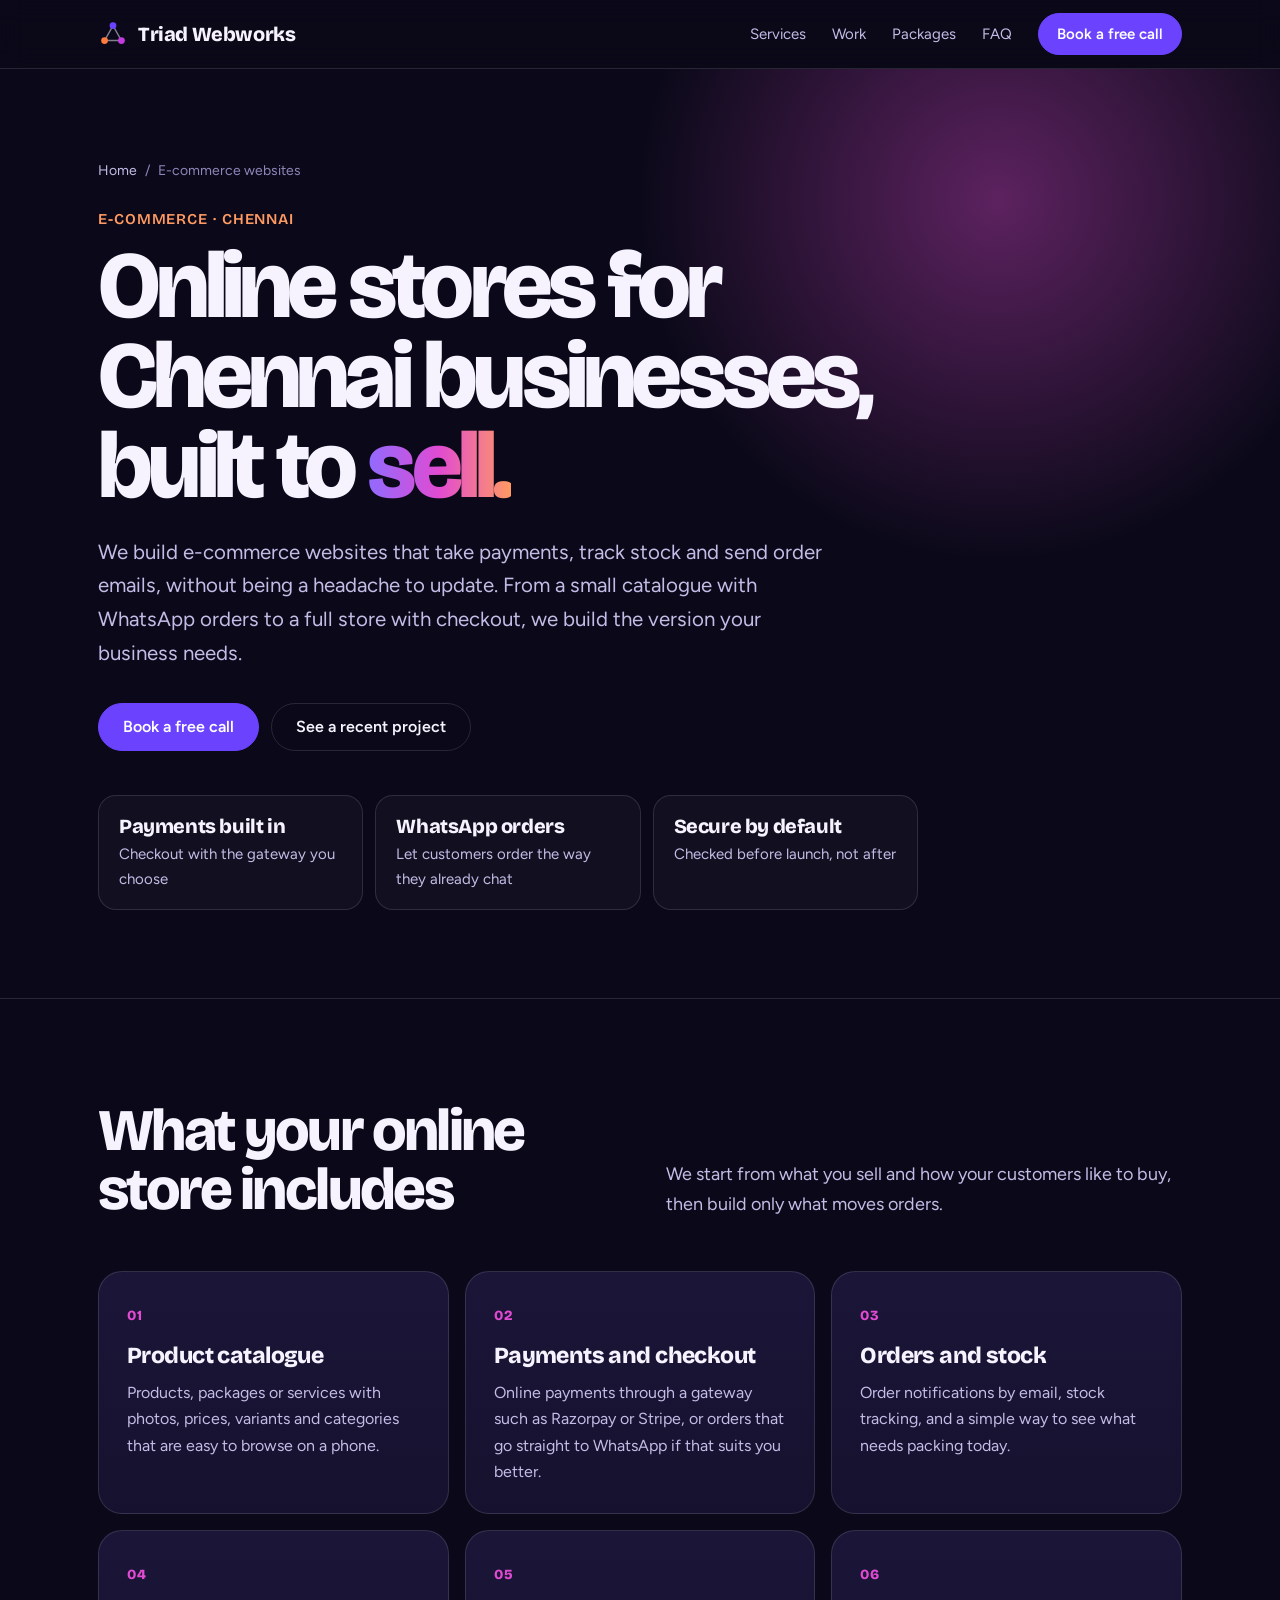
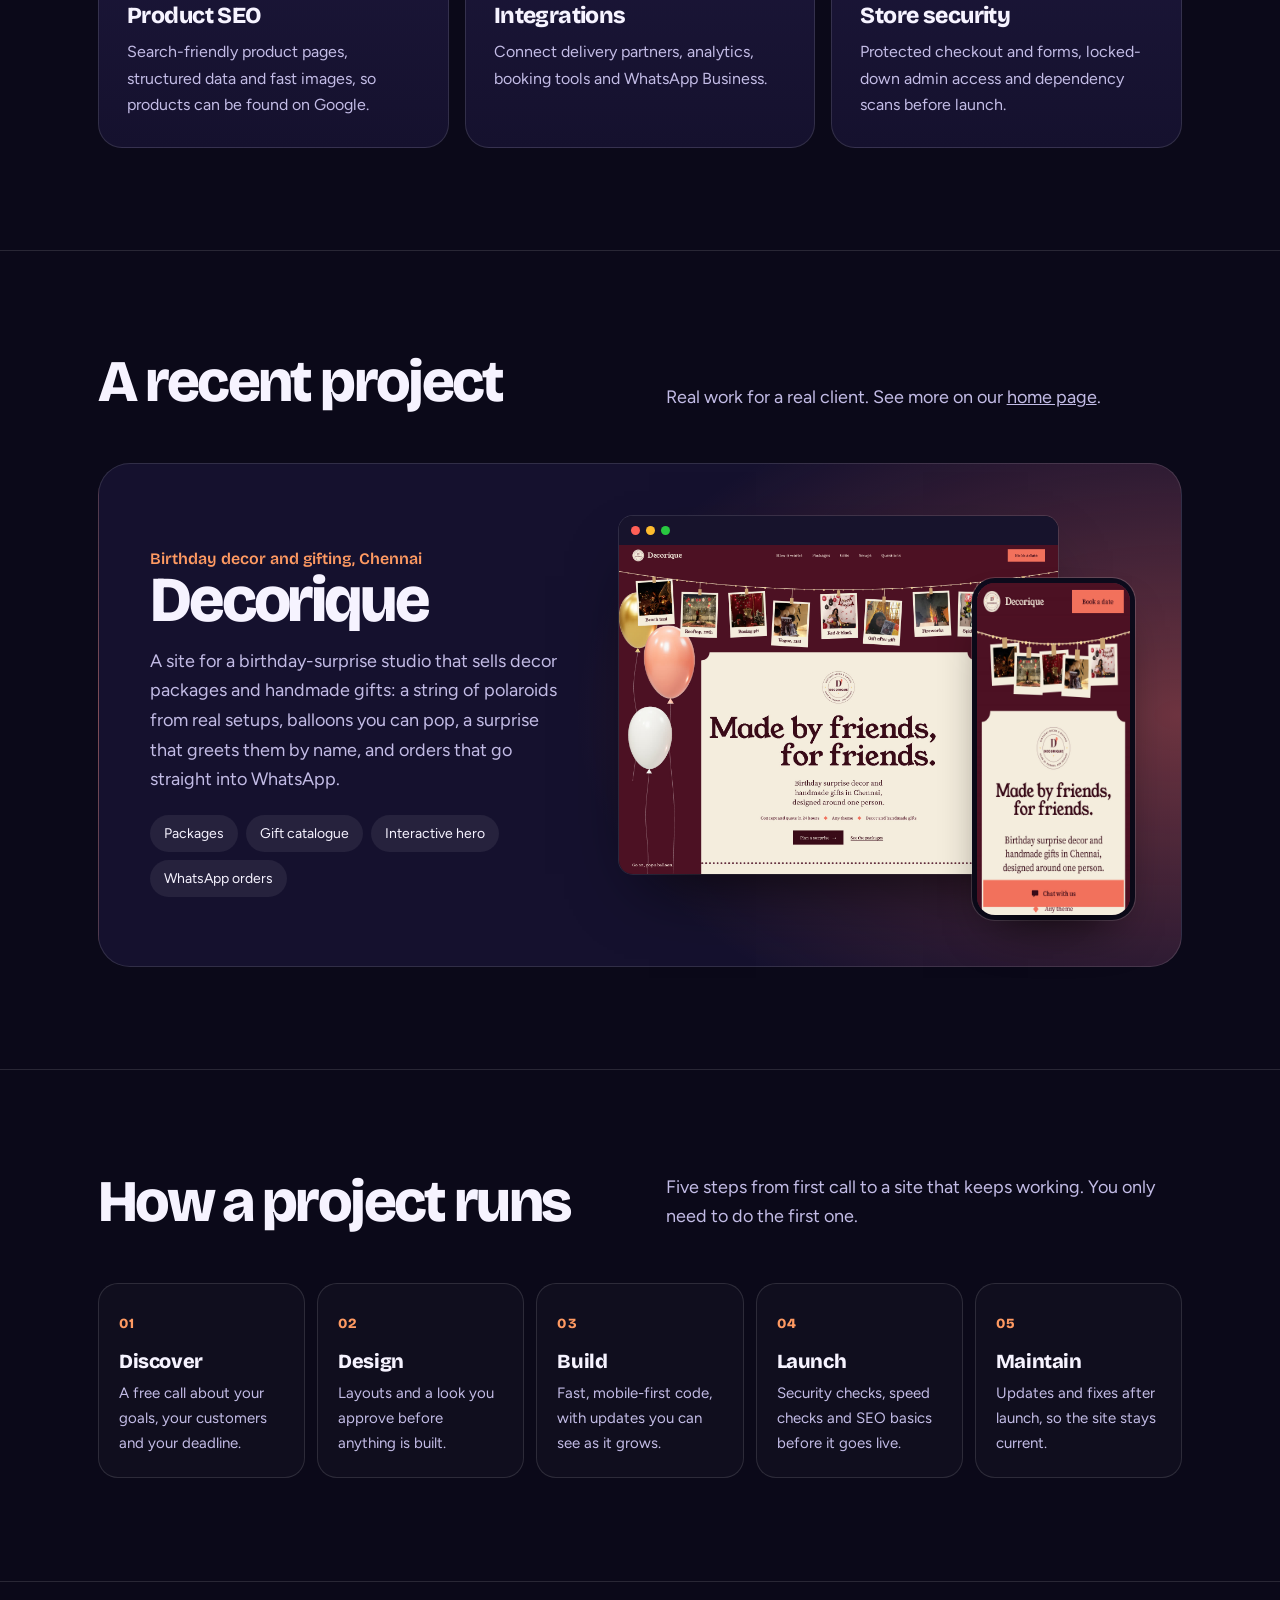
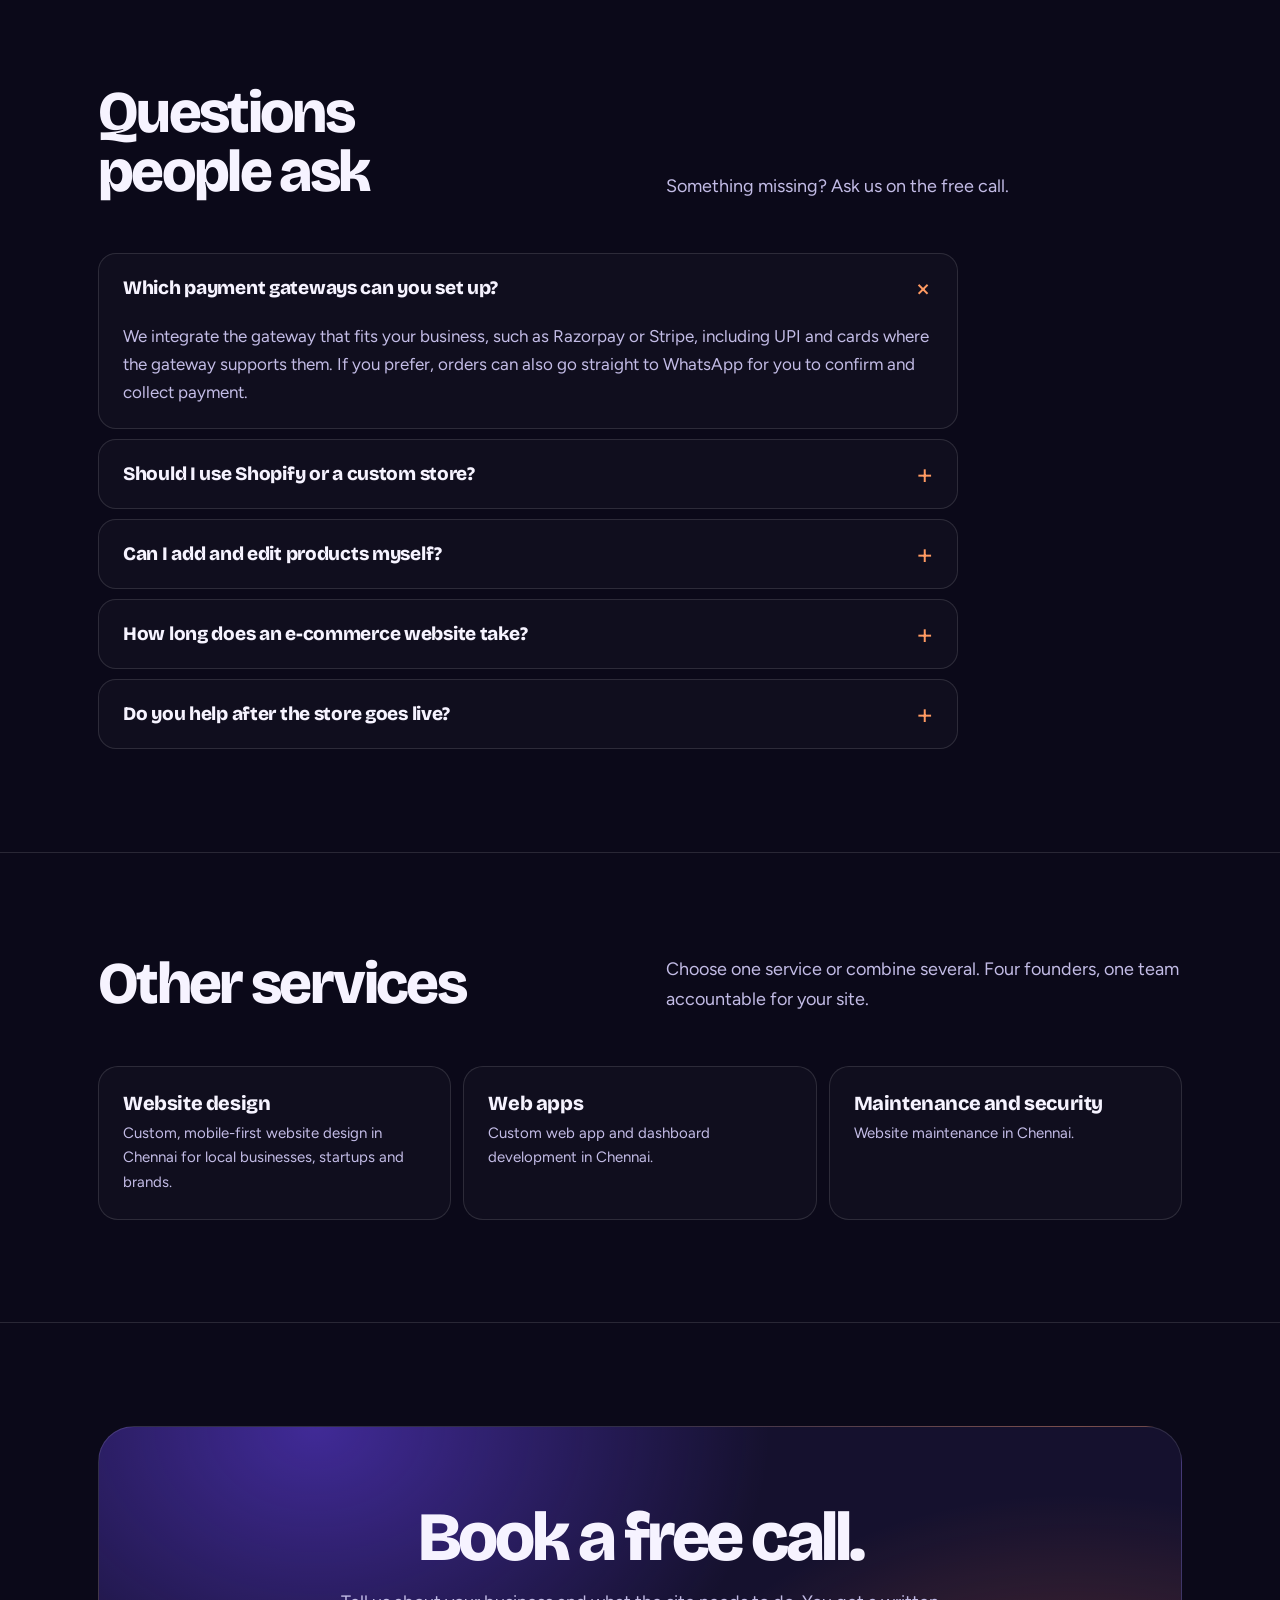
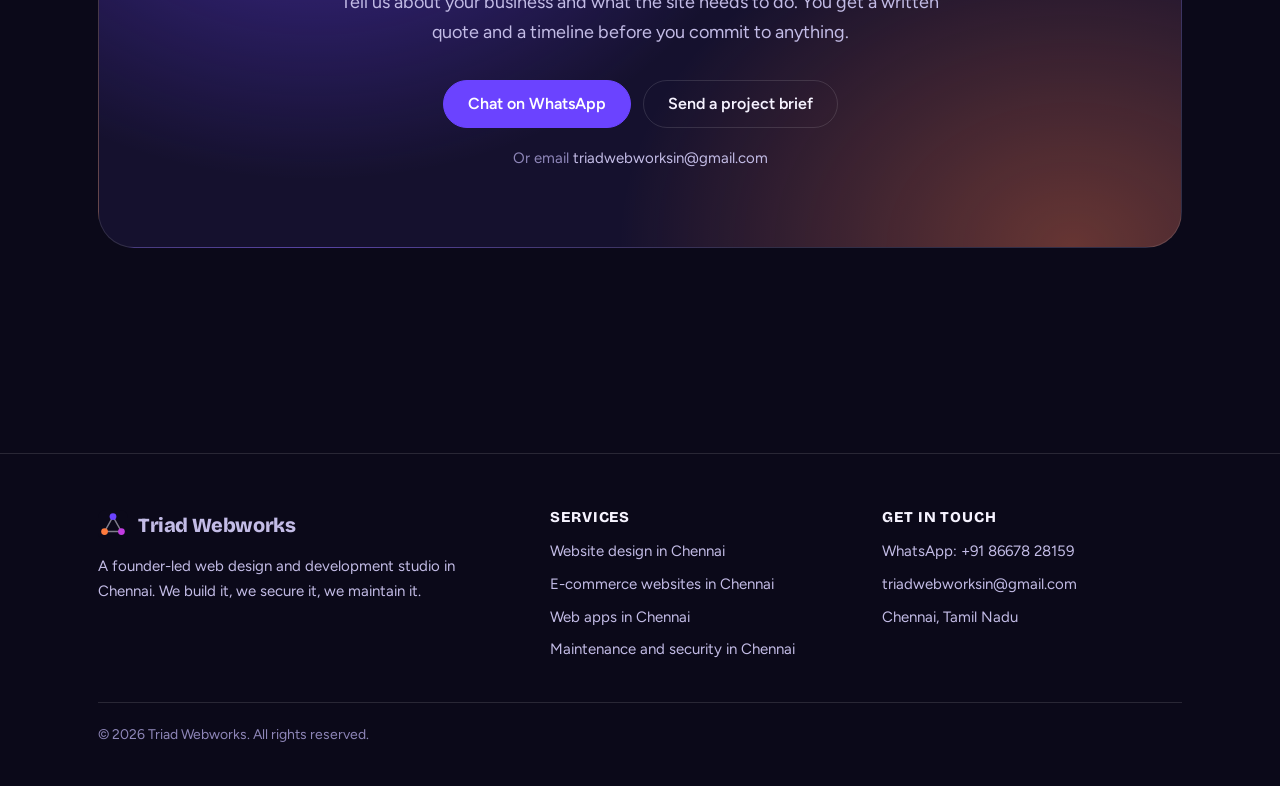
<file: ecommerce-website-development-chennai/index.html>
<!doctype html>
<html lang="en-IN">
<head>
<meta charset="utf-8">
<meta name="viewport" content="width=device-width, initial-scale=1, viewport-fit=cover">
<title>E-commerce Website Development in Chennai | Triad Webworks</title>
<meta name="description" content="E-commerce website development in Chennai: online stores with payments, stock tracking, order emails and WhatsApp orders, built mobile-first and secure. Free call.">
<link rel="canonical" href="https://www.triadwebworks.in/ecommerce-website-development-chennai/">
<meta name="robots" content="index, follow, max-image-preview:large">
<meta name="theme-color" content="#0B0919">
<meta name="geo.region" content="IN-TN">
<meta name="geo.placename" content="Chennai">
<link rel="icon" href="/favicon.svg" type="image/svg+xml">
<link rel="apple-touch-icon" href="/apple-touch-icon.png">
<meta property="og:type" content="website">
<meta property="og:site_name" content="Triad Webworks">
<meta property="og:locale" content="en_IN">
<meta property="og:title" content="E-commerce Website Development in Chennai | Triad Webworks">
<meta property="og:description" content="E-commerce website development in Chennai: online stores with payments, stock tracking, order emails and WhatsApp orders, built mobile-first and secure. Free call.">
<meta property="og:url" content="https://www.triadwebworks.in/ecommerce-website-development-chennai/">
<meta property="og:image" content="https://www.triadwebworks.in/img/og-image.png">
<meta property="og:image:width" content="1200">
<meta property="og:image:height" content="630">
<meta name="twitter:card" content="summary_large_image">
<meta name="twitter:image" content="https://www.triadwebworks.in/img/og-image.png">
<link rel="preconnect" href="https://fonts.googleapis.com">
<link rel="preconnect" href="https://fonts.gstatic.com" crossorigin>
<link href="https://fonts.googleapis.com/css2?family=Bricolage+Grotesque:opsz,wght@12..96,600;12..96,800&amp;family=Figtree:wght@400;600&amp;display=swap" rel="stylesheet">
<link rel="stylesheet" href="/services.css">
<script type="application/ld+json">{"@context": "https://schema.org", "@graph": [{"@type": "BreadcrumbList", "itemListElement": [{"@type": "ListItem", "position": 1, "name": "Home", "item": "https://www.triadwebworks.in/"}, {"@type": "ListItem", "position": 2, "name": "E-commerce websites", "item": "https://www.triadwebworks.in/ecommerce-website-development-chennai/"}]}, {"@type": "Service", "@id": "https://www.triadwebworks.in/ecommerce-website-development-chennai/#service", "name": "E-commerce websites in Chennai", "serviceType": "E-commerce websites", "description": "E-commerce website development in Chennai: online stores with payments, stock tracking, order emails and WhatsApp orders, built mobile-first and secure. Free call.", "url": "https://www.triadwebworks.in/ecommerce-website-development-chennai/", "provider": {"@id": "https://www.triadwebworks.in/#business"}, "areaServed": [{"@type": "City", "name": "Chennai"}, {"@type": "Country", "name": "India"}], "hasOfferCatalog": {"@type": "OfferCatalog", "name": "What your online store includes", "itemListElement": [{"@type": "Offer", "itemOffered": {"@type": "Service", "name": "Product catalogue", "description": "Products, packages or services with photos, prices, variants and categories that are easy to browse on a phone."}}, {"@type": "Offer", "itemOffered": {"@type": "Service", "name": "Payments and checkout", "description": "Online payments through a gateway such as Razorpay or Stripe, or orders that go straight to WhatsApp if that suits you better."}}, {"@type": "Offer", "itemOffered": {"@type": "Service", "name": "Orders and stock", "description": "Order notifications by email, stock tracking, and a simple way to see what needs packing today."}}, {"@type": "Offer", "itemOffered": {"@type": "Service", "name": "Product SEO", "description": "Search-friendly product pages, structured data and fast images, so products can be found on Google."}}, {"@type": "Offer", "itemOffered": {"@type": "Service", "name": "Integrations", "description": "Connect delivery partners, analytics, booking tools and WhatsApp Business."}}, {"@type": "Offer", "itemOffered": {"@type": "Service", "name": "Store security", "description": "Protected checkout and forms, locked-down admin access and dependency scans before launch."}}]}}, {"@type": "ProfessionalService", "@id": "https://www.triadwebworks.in/#business", "name": "Triad Webworks", "url": "https://www.triadwebworks.in/", "telephone": "+91 86678 28159", "email": "triadwebworksin@gmail.com", "image": "https://www.triadwebworks.in/img/og-image.png", "address": {"@type": "PostalAddress", "addressLocality": "Chennai", "addressRegion": "Tamil Nadu", "addressCountry": "IN"}}, {"@type": "FAQPage", "mainEntity": [{"@type": "Question", "name": "Which payment gateways can you set up?", "acceptedAnswer": {"@type": "Answer", "text": "We integrate the gateway that fits your business, such as Razorpay or Stripe, including UPI and cards where the gateway supports them. If you prefer, orders can also go straight to WhatsApp for you to confirm and collect payment."}}, {"@type": "Question", "name": "Should I use Shopify or a custom store?", "acceptedAnswer": {"@type": "Answer", "text": "It depends on your products, budget and how much control you want. We'll explain the trade-offs on the free call and recommend the option that fits, rather than the one that's easiest for us."}}, {"@type": "Question", "name": "Can I add and edit products myself?", "acceptedAnswer": {"@type": "Answer", "text": "Yes. You'll be able to add products, change prices and update stock yourself. We'll walk you through it at launch."}}, {"@type": "Question", "name": "How long does an e-commerce website take?", "acceptedAnswer": {"@type": "Answer", "text": "Stores take longer than a simple business site because of payments, products and testing. We give you a timeline after the free call, once we know how many products and features you need."}}, {"@type": "Question", "name": "Do you help after the store goes live?", "acceptedAnswer": {"@type": "Answer", "text": "Yes. Our Managed Care plan covers updates, fixes, and speed and SEO check-ups, so the store keeps working while you focus on orders."}}]}]}</script>
</head>
<body style="--accent:#E14BD2">
<header class="nav"><div class="wrap">
  <a class="logo" href="/" aria-label="Triad Webworks home"><svg viewBox="0 0 32 32" aria-hidden="true"><rect width="32" height="32" rx="8" fill="#0B0919"/><path d="M16 7L25 23H7L16 7Z" fill="none" stroke="#F6F3FF" stroke-opacity=".5" stroke-width="1.5" stroke-linejoin="round"/><circle cx="16" cy="7" r="3.6" fill="#6B43FF"/><circle cx="25" cy="23" r="3.6" fill="#C13BE0"/><circle cx="7" cy="23" r="3.6" fill="#FF7A3D"/></svg><span>Triad Webworks</span></a>
  <nav class="nav-links" aria-label="Main">
    <a href="/#services">Services</a><a href="/#work">Work</a><a href="/#packages">Packages</a><a href="/#faq">FAQ</a>
    <a class="btn btn-pri" href="https://wa.me/918667828159" target="_blank" rel="noopener">Book a free call</a>
  </nav>
</div></header>
<main>
<section class="hero"><div class="wrap">
  <nav aria-label="Breadcrumb"><ol class="crumbs"><li><a href="/">Home</a></li><li aria-current="page">E-commerce websites</li></ol></nav>
  <p class="eyebrow">E-commerce · Chennai</p>
  <h1>Online stores for Chennai businesses, built to <em>sell.</em></h1>
  <p class="lede">We build e-commerce websites that take payments, track stock and send order emails, without being a headache to update. From a small catalogue with WhatsApp orders to a full store with checkout, we build the version your business needs.</p>
  <div class="cta-row"><a class="btn btn-pri" href="https://wa.me/918667828159?text=Hi%20Triad%20Webworks%2C%20I%27d%20like%20an%20online%20store%20for%20my%20business." target="_blank" rel="noopener">Book a free call</a><a class="btn btn-ghost" href="#work">See a recent project</a></div>
  <ul class="facts"><li><b>Payments built in</b>Checkout with the gateway you choose</li><li><b>WhatsApp orders</b>Let customers order the way they already chat</li><li><b>Secure by default</b>Checked before launch, not after</li></ul>
</div></section>

<section class="sec" aria-labelledby="inc-h"><div class="wrap">
  <div class="sec-head"><h2 id="inc-h">What your online store includes</h2><p>We start from what you sell and how your customers like to buy, then build only what moves orders.</p></div>
  <ul class="grid"><li class="card"><span class="n">01</span><h3>Product catalogue</h3><p>Products, packages or services with photos, prices, variants and categories that are easy to browse on a phone.</p></li><li class="card"><span class="n">02</span><h3>Payments and checkout</h3><p>Online payments through a gateway such as Razorpay or Stripe, or orders that go straight to WhatsApp if that suits you better.</p></li><li class="card"><span class="n">03</span><h3>Orders and stock</h3><p>Order notifications by email, stock tracking, and a simple way to see what needs packing today.</p></li><li class="card"><span class="n">04</span><h3>Product SEO</h3><p>Search-friendly product pages, structured data and fast images, so products can be found on Google.</p></li><li class="card"><span class="n">05</span><h3>Integrations</h3><p>Connect delivery partners, analytics, booking tools and WhatsApp Business.</p></li><li class="card"><span class="n">06</span><h3>Store security</h3><p>Protected checkout and forms, locked-down admin access and dependency scans before launch.</p></li></ul>
</div></section>

<section class="sec" id="work" aria-labelledby="work-h"><div class="wrap">
  <div class="sec-head"><h2 id="work-h">A recent project</h2><p>Real work for a real client. See more on our <a href="/#work">home page</a>.</p></div>
  <article class="proof" style="--pa:#F2685A">
    <div><p class="kind">Birthday decor and gifting, Chennai</p><h3>Decorique</h3><p>A site for a birthday-surprise studio that sells decor packages and handmade gifts: a string of polaroids from real setups, balloons you can pop, a surprise that greets them by name, and orders that go straight into WhatsApp.</p><ul class="tags"><li>Packages</li><li>Gift catalogue</li><li>Interactive hero</li><li>WhatsApp orders</li></ul></div>
    <div class="shot"><figure class="browser"><div class="bar"><i></i><i></i><i></i></div><img src="/img/decorique-card-1600x1200.jpg" width="1600" height="1200" loading="lazy" decoding="async" alt="Decorique website hero: polaroids of real setups above Made by friends, for friends"></figure><img class="phone" src="/img/decorique-phone.jpg" width="780" height="1688" loading="lazy" decoding="async" alt="Decorique website on a phone"></div>
  </article>
</div></section>

<section class="sec" aria-labelledby="how-h"><div class="wrap">
  <div class="sec-head"><h2 id="how-h">How a project runs</h2><p>Five steps from first call to a site that keeps working. You only need to do the first one.</p></div>
  <ol class="steps"><li><h3>Discover</h3><p>A free call about your goals, your customers and your deadline.</p></li><li><h3>Design</h3><p>Layouts and a look you approve before anything is built.</p></li><li><h3>Build</h3><p>Fast, mobile-first code, with updates you can see as it grows.</p></li><li><h3>Launch</h3><p>Security checks, speed checks and SEO basics before it goes live.</p></li><li><h3>Maintain</h3><p>Updates and fixes after launch, so the site stays current.</p></li></ol>
</div></section>

<section class="sec" aria-labelledby="faq-h"><div class="wrap">
  <div class="sec-head"><h2 id="faq-h">Questions people ask</h2><p>Something missing? Ask us on the free call.</p></div>
  <div class="faq"><details open><summary>Which payment gateways can you set up?</summary><p>We integrate the gateway that fits your business, such as Razorpay or Stripe, including UPI and cards where the gateway supports them. If you prefer, orders can also go straight to WhatsApp for you to confirm and collect payment.</p></details><details><summary>Should I use Shopify or a custom store?</summary><p>It depends on your products, budget and how much control you want. We&#x27;ll explain the trade-offs on the free call and recommend the option that fits, rather than the one that&#x27;s easiest for us.</p></details><details><summary>Can I add and edit products myself?</summary><p>Yes. You&#x27;ll be able to add products, change prices and update stock yourself. We&#x27;ll walk you through it at launch.</p></details><details><summary>How long does an e-commerce website take?</summary><p>Stores take longer than a simple business site because of payments, products and testing. We give you a timeline after the free call, once we know how many products and features you need.</p></details><details><summary>Do you help after the store goes live?</summary><p>Yes. Our Managed Care plan covers updates, fixes, and speed and SEO check-ups, so the store keeps working while you focus on orders.</p></details></div>
</div></section>

<section class="sec" aria-labelledby="rel-h"><div class="wrap">
  <div class="sec-head"><h2 id="rel-h">Other services</h2><p>Choose one service or combine several. Four founders, one team accountable for your site.</p></div>
  <div class="related"><a href="/website-design-chennai/"><b>Website design</b><span>Custom, mobile-first website design in Chennai for local businesses, startups and brands.</span></a><a href="/web-app-development-chennai/"><b>Web apps</b><span>Custom web app and dashboard development in Chennai.</span></a><a href="/website-maintenance-chennai/"><b>Maintenance and security</b><span>Website maintenance in Chennai.</span></a></div>
</div></section>

<section class="sec"><div class="wrap">
  <div class="cta">
    <h2>Book a free call.</h2>
    <p>Tell us about your business and what the site needs to do. You get a written quote and a timeline before you commit to anything.</p>
    <div class="cta-row"><a class="btn btn-pri" href="https://wa.me/918667828159?text=Hi%20Triad%20Webworks%2C%20I%27d%20like%20an%20online%20store%20for%20my%20business." target="_blank" rel="noopener">Chat on WhatsApp</a><a class="btn btn-ghost" href="/#contact">Send a project brief</a></div>
    <p class="mail">Or email <span>triadwebworksin@gmail.com</span></p>
  </div>
</div></section>
</main>
<footer class="foot"><div class="wrap">
  <div class="foot-grid">
    <div><a class="logo" href="/"><svg viewBox="0 0 32 32" aria-hidden="true"><rect width="32" height="32" rx="8" fill="#0B0919"/><path d="M16 7L25 23H7L16 7Z" fill="none" stroke="#F6F3FF" stroke-opacity=".5" stroke-width="1.5" stroke-linejoin="round"/><circle cx="16" cy="7" r="3.6" fill="#6B43FF"/><circle cx="25" cy="23" r="3.6" fill="#C13BE0"/><circle cx="7" cy="23" r="3.6" fill="#FF7A3D"/></svg><span>Triad Webworks</span></a><p style="margin-top:14px;max-width:26em">A founder-led web design and development studio in Chennai. We build it, we secure it, we maintain it.</p></div>
    <nav aria-label="Services"><h2>Services</h2><ul><li><a href="/website-design-chennai/">Website design in Chennai</a></li><li><a href="/ecommerce-website-development-chennai/">E-commerce websites in Chennai</a></li><li><a href="/web-app-development-chennai/">Web apps in Chennai</a></li><li><a href="/website-maintenance-chennai/">Maintenance and security in Chennai</a></li></ul></nav>
    <div><h2>Get in touch</h2><ul><li><a href="https://wa.me/918667828159" target="_blank" rel="noopener">WhatsApp: +91 86678 28159</a></li><li>triadwebworksin@gmail.com</li><li>Chennai, Tamil Nadu</li></ul></div>
  </div>
  <div class="foot-base">© 2026 Triad Webworks. All rights reserved.</div>
</div></footer>
</body>
</html>
</file>
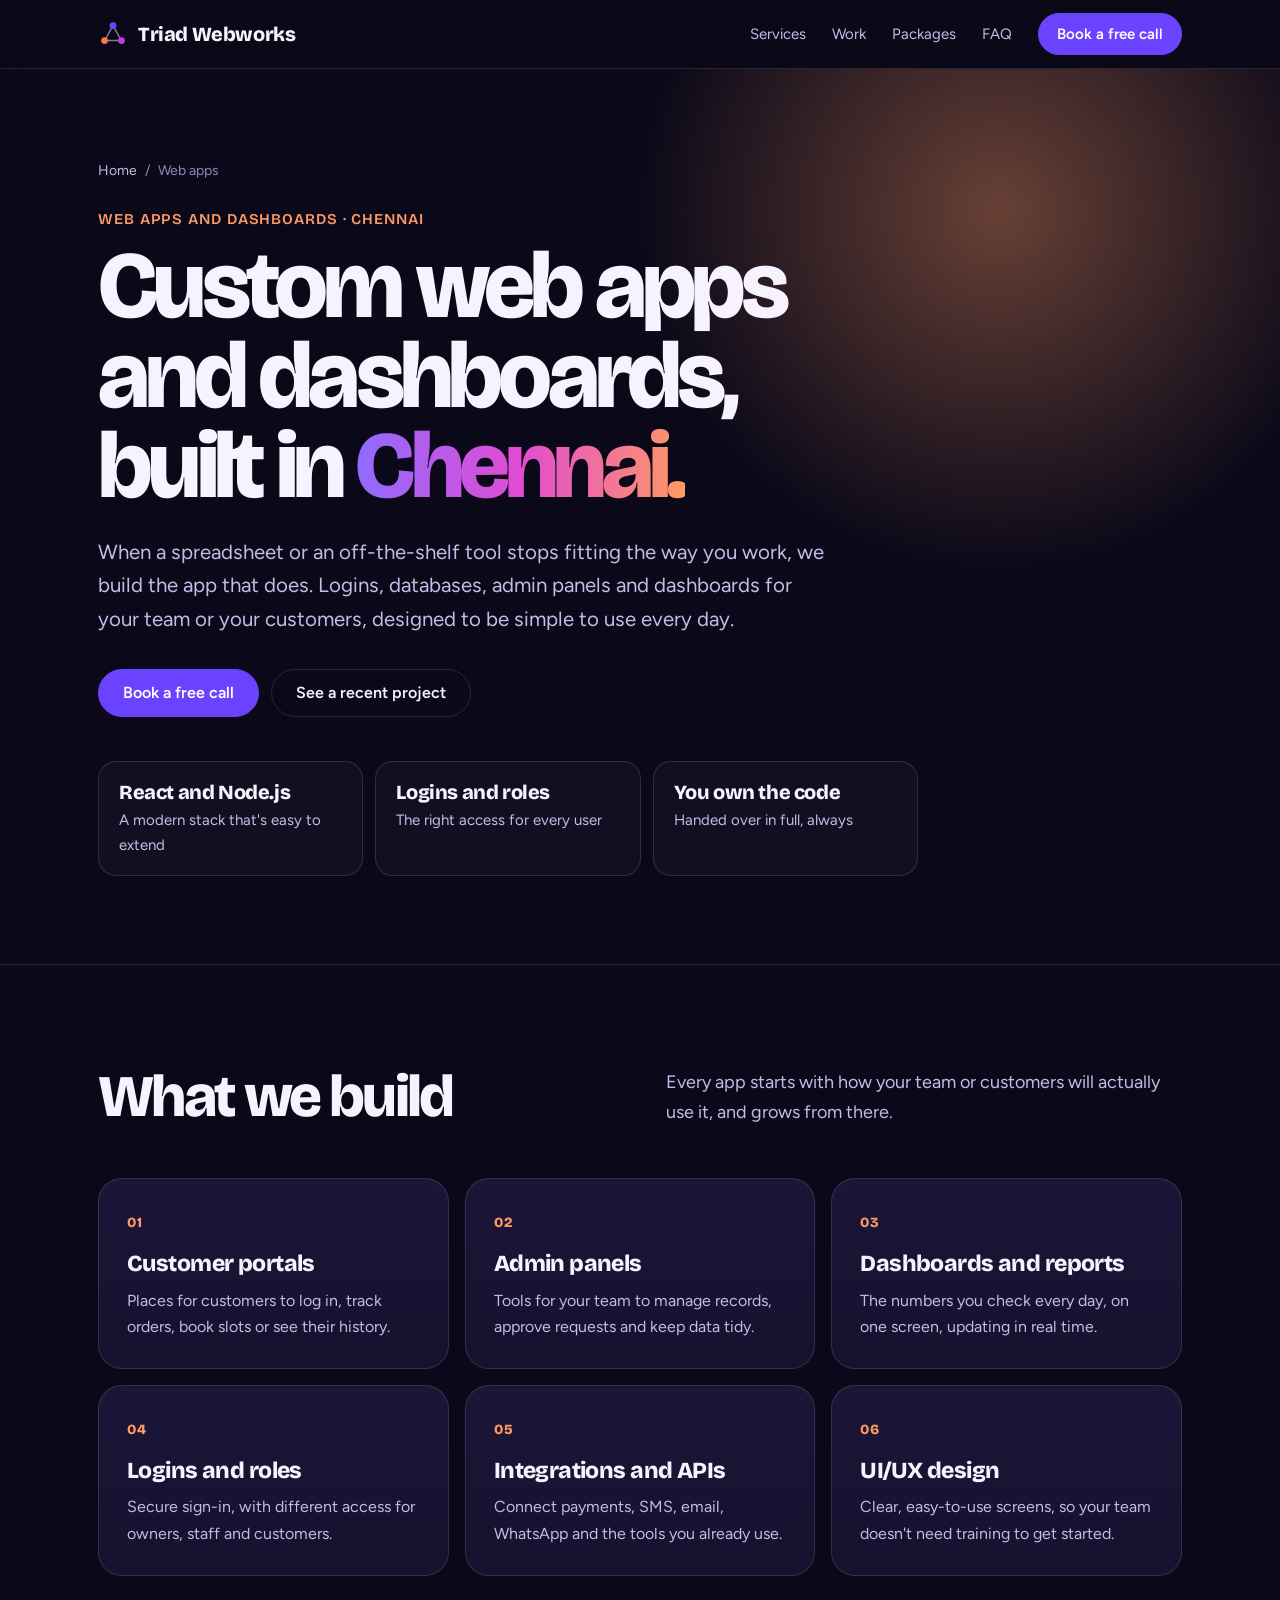
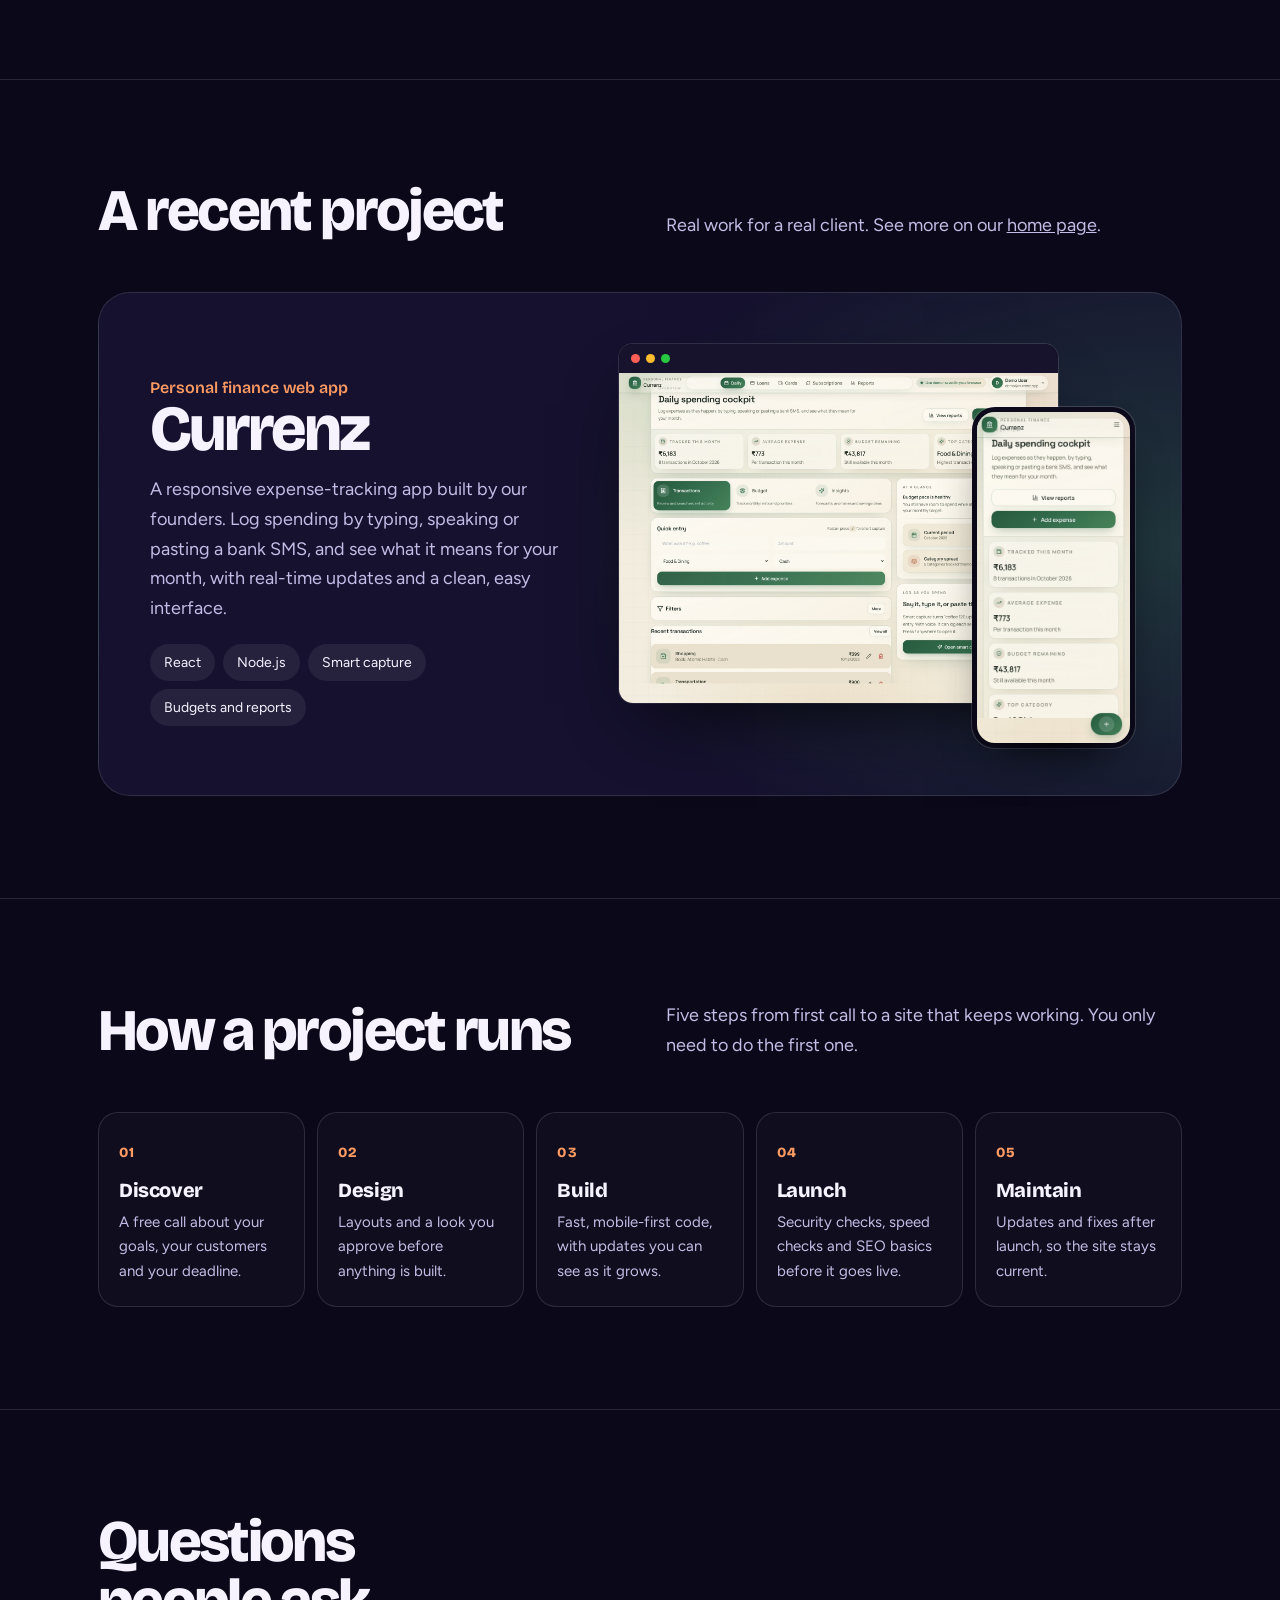
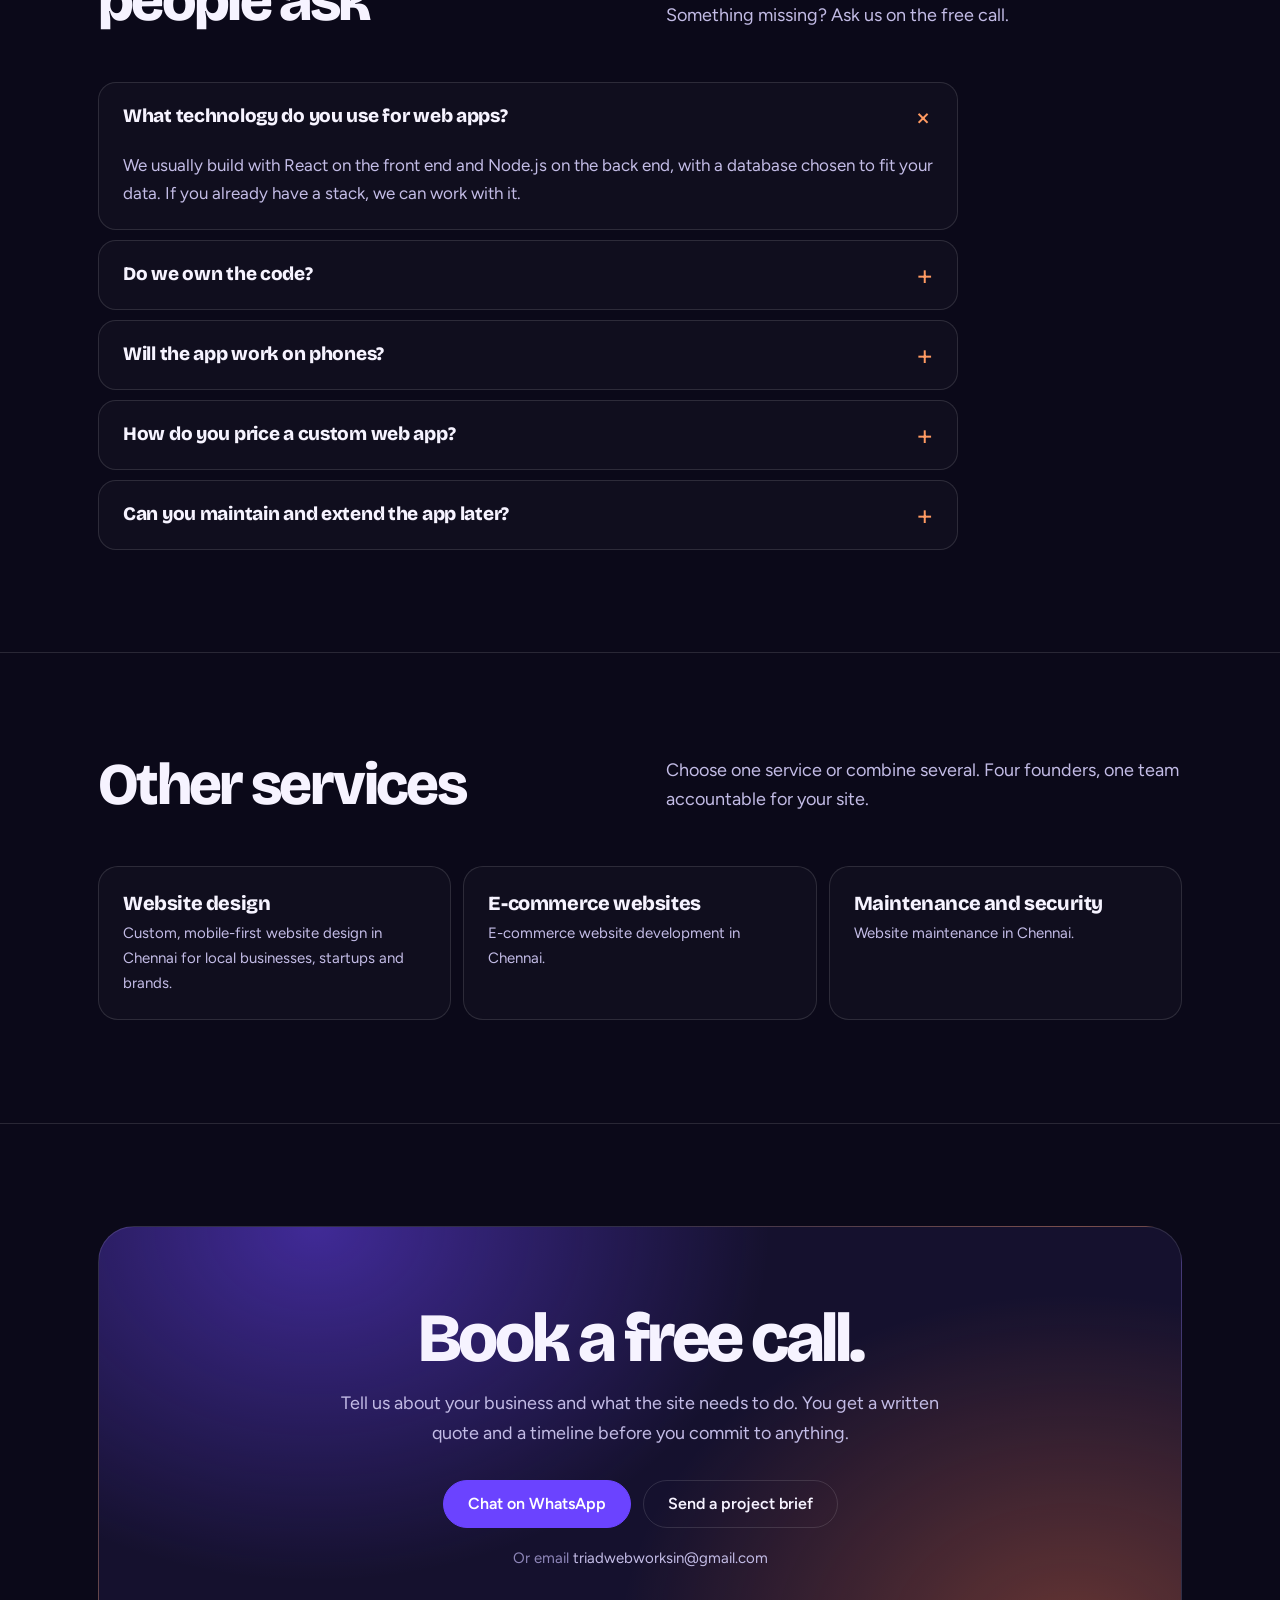
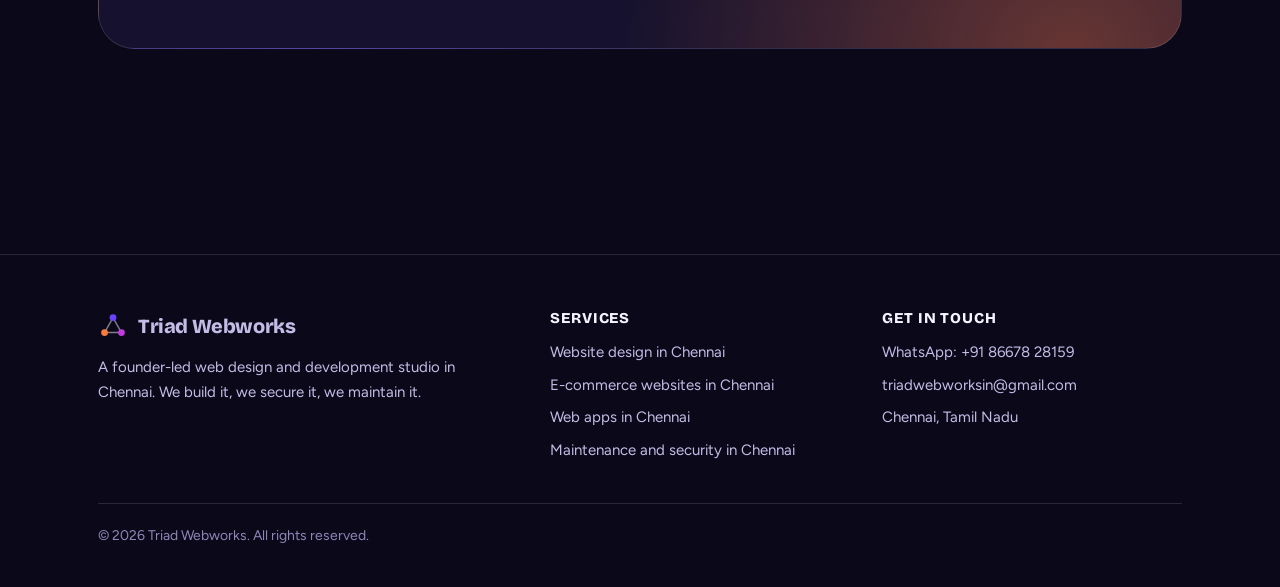
<file: web-app-development-chennai/index.html>
<!doctype html>
<html lang="en-IN">
<head>
<meta charset="utf-8">
<meta name="viewport" content="width=device-width, initial-scale=1, viewport-fit=cover">
<title>Web App Development Company in Chennai | Triad Webworks</title>
<meta name="description" content="Custom web app and dashboard development in Chennai: tools with logins, databases and admin panels, built with React and Node.js. Founder-led team. Book a free call.">
<link rel="canonical" href="https://www.triadwebworks.in/web-app-development-chennai/">
<meta name="robots" content="index, follow, max-image-preview:large">
<meta name="theme-color" content="#0B0919">
<meta name="geo.region" content="IN-TN">
<meta name="geo.placename" content="Chennai">
<link rel="icon" href="/favicon.svg" type="image/svg+xml">
<link rel="apple-touch-icon" href="/apple-touch-icon.png">
<meta property="og:type" content="website">
<meta property="og:site_name" content="Triad Webworks">
<meta property="og:locale" content="en_IN">
<meta property="og:title" content="Web App Development Company in Chennai | Triad Webworks">
<meta property="og:description" content="Custom web app and dashboard development in Chennai: tools with logins, databases and admin panels, built with React and Node.js. Founder-led team. Book a free call.">
<meta property="og:url" content="https://www.triadwebworks.in/web-app-development-chennai/">
<meta property="og:image" content="https://www.triadwebworks.in/img/og-image.png">
<meta property="og:image:width" content="1200">
<meta property="og:image:height" content="630">
<meta name="twitter:card" content="summary_large_image">
<meta name="twitter:image" content="https://www.triadwebworks.in/img/og-image.png">
<link rel="preconnect" href="https://fonts.googleapis.com">
<link rel="preconnect" href="https://fonts.gstatic.com" crossorigin>
<link href="https://fonts.googleapis.com/css2?family=Bricolage+Grotesque:opsz,wght@12..96,600;12..96,800&amp;family=Figtree:wght@400;600&amp;display=swap" rel="stylesheet">
<link rel="stylesheet" href="/services.css">
<script type="application/ld+json">{"@context": "https://schema.org", "@graph": [{"@type": "BreadcrumbList", "itemListElement": [{"@type": "ListItem", "position": 1, "name": "Home", "item": "https://www.triadwebworks.in/"}, {"@type": "ListItem", "position": 2, "name": "Web apps", "item": "https://www.triadwebworks.in/web-app-development-chennai/"}]}, {"@type": "Service", "@id": "https://www.triadwebworks.in/web-app-development-chennai/#service", "name": "Web apps in Chennai", "serviceType": "Web apps", "description": "Custom web app and dashboard development in Chennai: tools with logins, databases and admin panels, built with React and Node.js. Founder-led team. Book a free call.", "url": "https://www.triadwebworks.in/web-app-development-chennai/", "provider": {"@id": "https://www.triadwebworks.in/#business"}, "areaServed": [{"@type": "City", "name": "Chennai"}, {"@type": "Country", "name": "India"}], "hasOfferCatalog": {"@type": "OfferCatalog", "name": "What we build", "itemListElement": [{"@type": "Offer", "itemOffered": {"@type": "Service", "name": "Customer portals", "description": "Places for customers to log in, track orders, book slots or see their history."}}, {"@type": "Offer", "itemOffered": {"@type": "Service", "name": "Admin panels", "description": "Tools for your team to manage records, approve requests and keep data tidy."}}, {"@type": "Offer", "itemOffered": {"@type": "Service", "name": "Dashboards and reports", "description": "The numbers you check every day, on one screen, updating in real time."}}, {"@type": "Offer", "itemOffered": {"@type": "Service", "name": "Logins and roles", "description": "Secure sign-in, with different access for owners, staff and customers."}}, {"@type": "Offer", "itemOffered": {"@type": "Service", "name": "Integrations and APIs", "description": "Connect payments, SMS, email, WhatsApp and the tools you already use."}}, {"@type": "Offer", "itemOffered": {"@type": "Service", "name": "UI/UX design", "description": "Clear, easy-to-use screens, so your team doesn't need training to get started."}}]}}, {"@type": "ProfessionalService", "@id": "https://www.triadwebworks.in/#business", "name": "Triad Webworks", "url": "https://www.triadwebworks.in/", "telephone": "+91 86678 28159", "email": "triadwebworksin@gmail.com", "image": "https://www.triadwebworks.in/img/og-image.png", "address": {"@type": "PostalAddress", "addressLocality": "Chennai", "addressRegion": "Tamil Nadu", "addressCountry": "IN"}}, {"@type": "FAQPage", "mainEntity": [{"@type": "Question", "name": "What technology do you use for web apps?", "acceptedAnswer": {"@type": "Answer", "text": "We usually build with React on the front end and Node.js on the back end, with a database chosen to fit your data. If you already have a stack, we can work with it."}}, {"@type": "Question", "name": "Do we own the code?", "acceptedAnswer": {"@type": "Answer", "text": "Yes. The code, design files and data are yours. If you ever move on, we hand everything over."}}, {"@type": "Question", "name": "Will the app work on phones?", "acceptedAnswer": {"@type": "Answer", "text": "Yes. Every app we build is responsive, so it works on phones, tablets and laptops. Currenz, for example, was designed to be used on a phone first."}}, {"@type": "Question", "name": "How do you price a custom web app?", "acceptedAnswer": {"@type": "Answer", "text": "We scope the app on a free call, then send a written quote that lists the features, screens and timeline. Larger apps can be built in stages, so you start using the first version sooner."}}, {"@type": "Question", "name": "Can you maintain and extend the app later?", "acceptedAnswer": {"@type": "Answer", "text": "Yes. We offer ongoing maintenance for updates, fixes and new features as your business grows."}}]}]}</script>
</head>
<body style="--accent:#FF9A62">
<header class="nav"><div class="wrap">
  <a class="logo" href="/" aria-label="Triad Webworks home"><svg viewBox="0 0 32 32" aria-hidden="true"><rect width="32" height="32" rx="8" fill="#0B0919"/><path d="M16 7L25 23H7L16 7Z" fill="none" stroke="#F6F3FF" stroke-opacity=".5" stroke-width="1.5" stroke-linejoin="round"/><circle cx="16" cy="7" r="3.6" fill="#6B43FF"/><circle cx="25" cy="23" r="3.6" fill="#C13BE0"/><circle cx="7" cy="23" r="3.6" fill="#FF7A3D"/></svg><span>Triad Webworks</span></a>
  <nav class="nav-links" aria-label="Main">
    <a href="/#services">Services</a><a href="/#work">Work</a><a href="/#packages">Packages</a><a href="/#faq">FAQ</a>
    <a class="btn btn-pri" href="https://wa.me/918667828159" target="_blank" rel="noopener">Book a free call</a>
  </nav>
</div></header>
<main>
<section class="hero"><div class="wrap">
  <nav aria-label="Breadcrumb"><ol class="crumbs"><li><a href="/">Home</a></li><li aria-current="page">Web apps</li></ol></nav>
  <p class="eyebrow">Web apps and dashboards · Chennai</p>
  <h1>Custom web apps and dashboards, built in <em>Chennai.</em></h1>
  <p class="lede">When a spreadsheet or an off-the-shelf tool stops fitting the way you work, we build the app that does. Logins, databases, admin panels and dashboards for your team or your customers, designed to be simple to use every day.</p>
  <div class="cta-row"><a class="btn btn-pri" href="https://wa.me/918667828159?text=Hi%20Triad%20Webworks%2C%20I%27d%20like%20to%20discuss%20a%20custom%20web%20app." target="_blank" rel="noopener">Book a free call</a><a class="btn btn-ghost" href="#work">See a recent project</a></div>
  <ul class="facts"><li><b>React and Node.js</b>A modern stack that&#x27;s easy to extend</li><li><b>Logins and roles</b>The right access for every user</li><li><b>You own the code</b>Handed over in full, always</li></ul>
</div></section>

<section class="sec" aria-labelledby="inc-h"><div class="wrap">
  <div class="sec-head"><h2 id="inc-h">What we build</h2><p>Every app starts with how your team or customers will actually use it, and grows from there.</p></div>
  <ul class="grid"><li class="card"><span class="n">01</span><h3>Customer portals</h3><p>Places for customers to log in, track orders, book slots or see their history.</p></li><li class="card"><span class="n">02</span><h3>Admin panels</h3><p>Tools for your team to manage records, approve requests and keep data tidy.</p></li><li class="card"><span class="n">03</span><h3>Dashboards and reports</h3><p>The numbers you check every day, on one screen, updating in real time.</p></li><li class="card"><span class="n">04</span><h3>Logins and roles</h3><p>Secure sign-in, with different access for owners, staff and customers.</p></li><li class="card"><span class="n">05</span><h3>Integrations and APIs</h3><p>Connect payments, SMS, email, WhatsApp and the tools you already use.</p></li><li class="card"><span class="n">06</span><h3>UI/UX design</h3><p>Clear, easy-to-use screens, so your team doesn&#x27;t need training to get started.</p></li></ul>
</div></section>

<section class="sec" id="work" aria-labelledby="work-h"><div class="wrap">
  <div class="sec-head"><h2 id="work-h">A recent project</h2><p>Real work for a real client. See more on our <a href="/#work">home page</a>.</p></div>
  <article class="proof" style="--pa:#2F6B4F">
    <div><p class="kind">Personal finance web app</p><h3>Currenz</h3><p>A responsive expense-tracking app built by our founders. Log spending by typing, speaking or pasting a bank SMS, and see what it means for your month, with real-time updates and a clean, easy interface.</p><ul class="tags"><li>React</li><li>Node.js</li><li>Smart capture</li><li>Budgets and reports</li></ul></div>
    <div class="shot"><figure class="browser"><div class="bar"><i></i><i></i><i></i></div><img src="/img/currenz-card-1600x1200.jpg" width="1600" height="1200" loading="lazy" decoding="async" alt="Currenz daily spending dashboard on desktop"></figure><img class="phone" src="/img/currenz-phone.jpg" width="780" height="1688" loading="lazy" decoding="async" alt="Currenz website on a phone"></div>
  </article>
</div></section>

<section class="sec" aria-labelledby="how-h"><div class="wrap">
  <div class="sec-head"><h2 id="how-h">How a project runs</h2><p>Five steps from first call to a site that keeps working. You only need to do the first one.</p></div>
  <ol class="steps"><li><h3>Discover</h3><p>A free call about your goals, your customers and your deadline.</p></li><li><h3>Design</h3><p>Layouts and a look you approve before anything is built.</p></li><li><h3>Build</h3><p>Fast, mobile-first code, with updates you can see as it grows.</p></li><li><h3>Launch</h3><p>Security checks, speed checks and SEO basics before it goes live.</p></li><li><h3>Maintain</h3><p>Updates and fixes after launch, so the site stays current.</p></li></ol>
</div></section>

<section class="sec" aria-labelledby="faq-h"><div class="wrap">
  <div class="sec-head"><h2 id="faq-h">Questions people ask</h2><p>Something missing? Ask us on the free call.</p></div>
  <div class="faq"><details open><summary>What technology do you use for web apps?</summary><p>We usually build with React on the front end and Node.js on the back end, with a database chosen to fit your data. If you already have a stack, we can work with it.</p></details><details><summary>Do we own the code?</summary><p>Yes. The code, design files and data are yours. If you ever move on, we hand everything over.</p></details><details><summary>Will the app work on phones?</summary><p>Yes. Every app we build is responsive, so it works on phones, tablets and laptops. Currenz, for example, was designed to be used on a phone first.</p></details><details><summary>How do you price a custom web app?</summary><p>We scope the app on a free call, then send a written quote that lists the features, screens and timeline. Larger apps can be built in stages, so you start using the first version sooner.</p></details><details><summary>Can you maintain and extend the app later?</summary><p>Yes. We offer ongoing maintenance for updates, fixes and new features as your business grows.</p></details></div>
</div></section>

<section class="sec" aria-labelledby="rel-h"><div class="wrap">
  <div class="sec-head"><h2 id="rel-h">Other services</h2><p>Choose one service or combine several. Four founders, one team accountable for your site.</p></div>
  <div class="related"><a href="/website-design-chennai/"><b>Website design</b><span>Custom, mobile-first website design in Chennai for local businesses, startups and brands.</span></a><a href="/ecommerce-website-development-chennai/"><b>E-commerce websites</b><span>E-commerce website development in Chennai.</span></a><a href="/website-maintenance-chennai/"><b>Maintenance and security</b><span>Website maintenance in Chennai.</span></a></div>
</div></section>

<section class="sec"><div class="wrap">
  <div class="cta">
    <h2>Book a free call.</h2>
    <p>Tell us about your business and what the site needs to do. You get a written quote and a timeline before you commit to anything.</p>
    <div class="cta-row"><a class="btn btn-pri" href="https://wa.me/918667828159?text=Hi%20Triad%20Webworks%2C%20I%27d%20like%20to%20discuss%20a%20custom%20web%20app." target="_blank" rel="noopener">Chat on WhatsApp</a><a class="btn btn-ghost" href="/#contact">Send a project brief</a></div>
    <p class="mail">Or email <span>triadwebworksin@gmail.com</span></p>
  </div>
</div></section>
</main>
<footer class="foot"><div class="wrap">
  <div class="foot-grid">
    <div><a class="logo" href="/"><svg viewBox="0 0 32 32" aria-hidden="true"><rect width="32" height="32" rx="8" fill="#0B0919"/><path d="M16 7L25 23H7L16 7Z" fill="none" stroke="#F6F3FF" stroke-opacity=".5" stroke-width="1.5" stroke-linejoin="round"/><circle cx="16" cy="7" r="3.6" fill="#6B43FF"/><circle cx="25" cy="23" r="3.6" fill="#C13BE0"/><circle cx="7" cy="23" r="3.6" fill="#FF7A3D"/></svg><span>Triad Webworks</span></a><p style="margin-top:14px;max-width:26em">A founder-led web design and development studio in Chennai. We build it, we secure it, we maintain it.</p></div>
    <nav aria-label="Services"><h2>Services</h2><ul><li><a href="/website-design-chennai/">Website design in Chennai</a></li><li><a href="/ecommerce-website-development-chennai/">E-commerce websites in Chennai</a></li><li><a href="/web-app-development-chennai/">Web apps in Chennai</a></li><li><a href="/website-maintenance-chennai/">Maintenance and security in Chennai</a></li></ul></nav>
    <div><h2>Get in touch</h2><ul><li><a href="https://wa.me/918667828159" target="_blank" rel="noopener">WhatsApp: +91 86678 28159</a></li><li>triadwebworksin@gmail.com</li><li>Chennai, Tamil Nadu</li></ul></div>
  </div>
  <div class="foot-base">© 2026 Triad Webworks. All rights reserved.</div>
</div></footer>
</body>
</html>
</file>
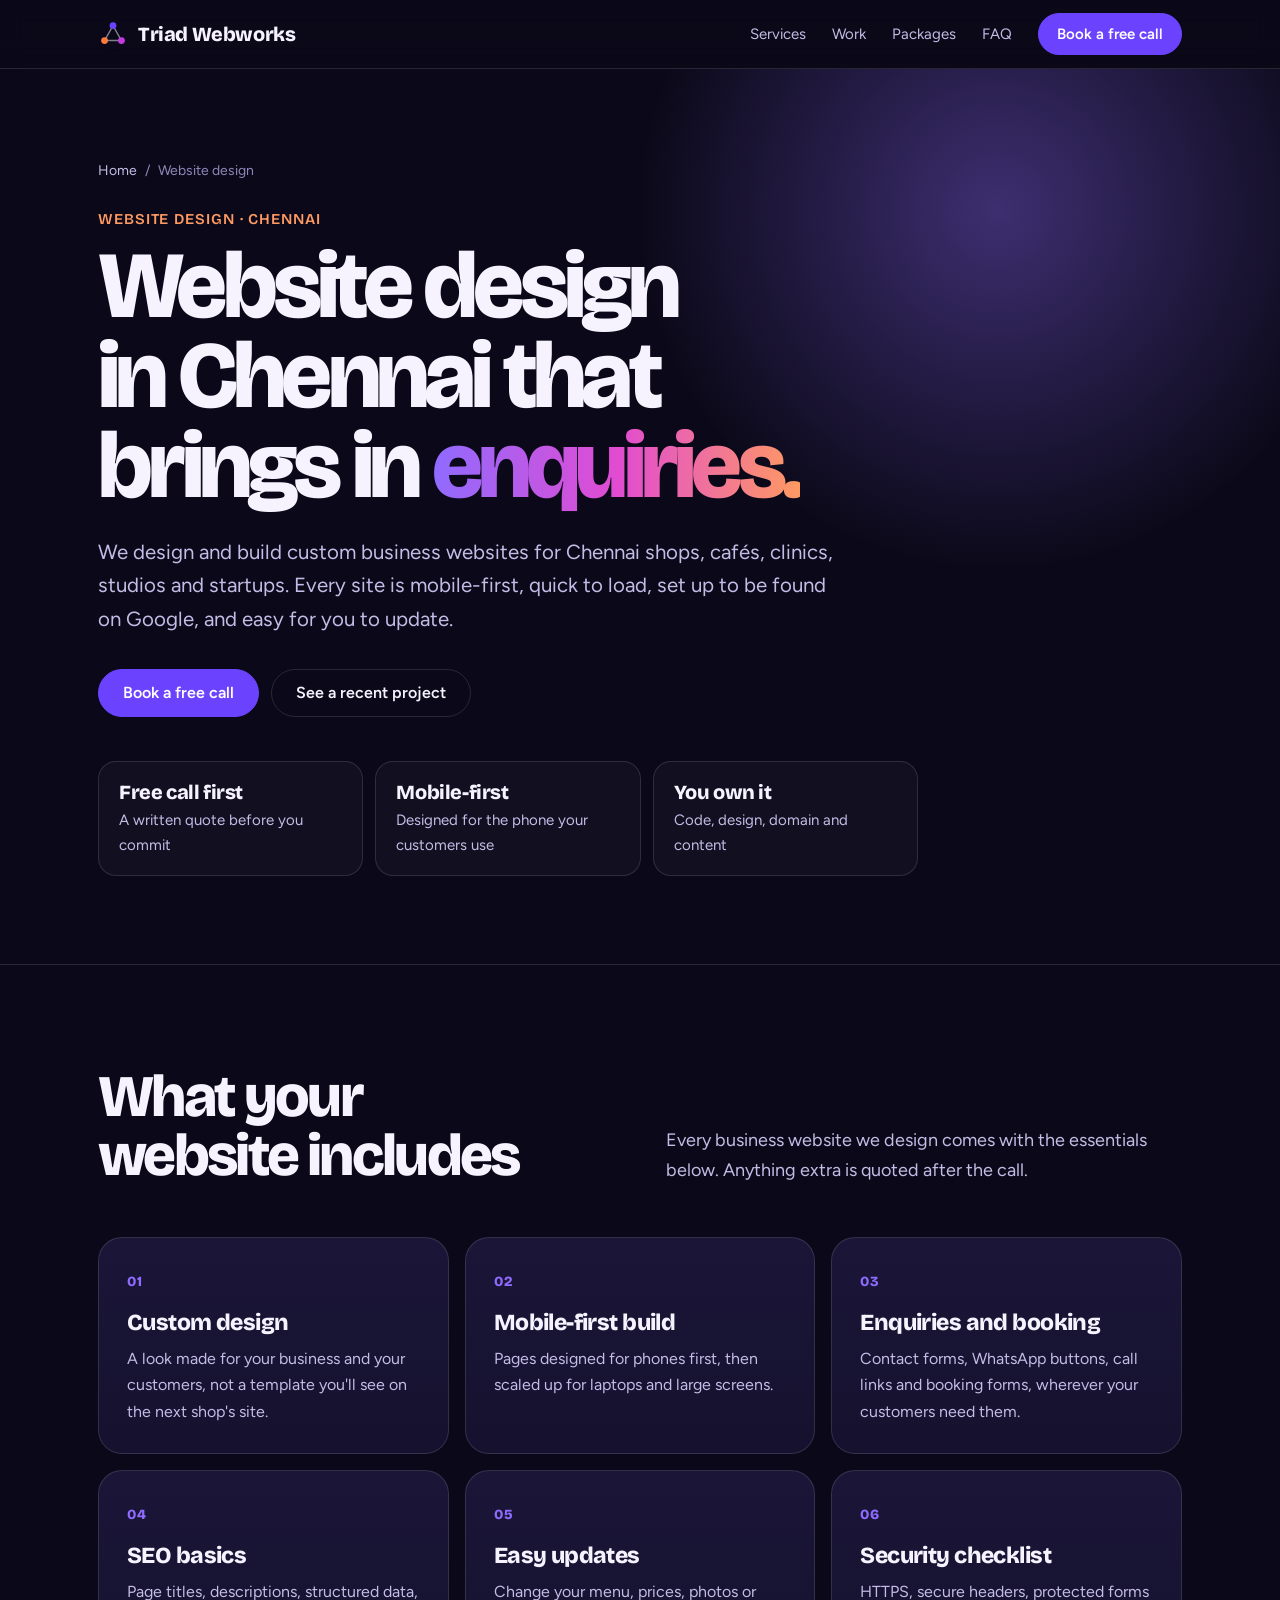
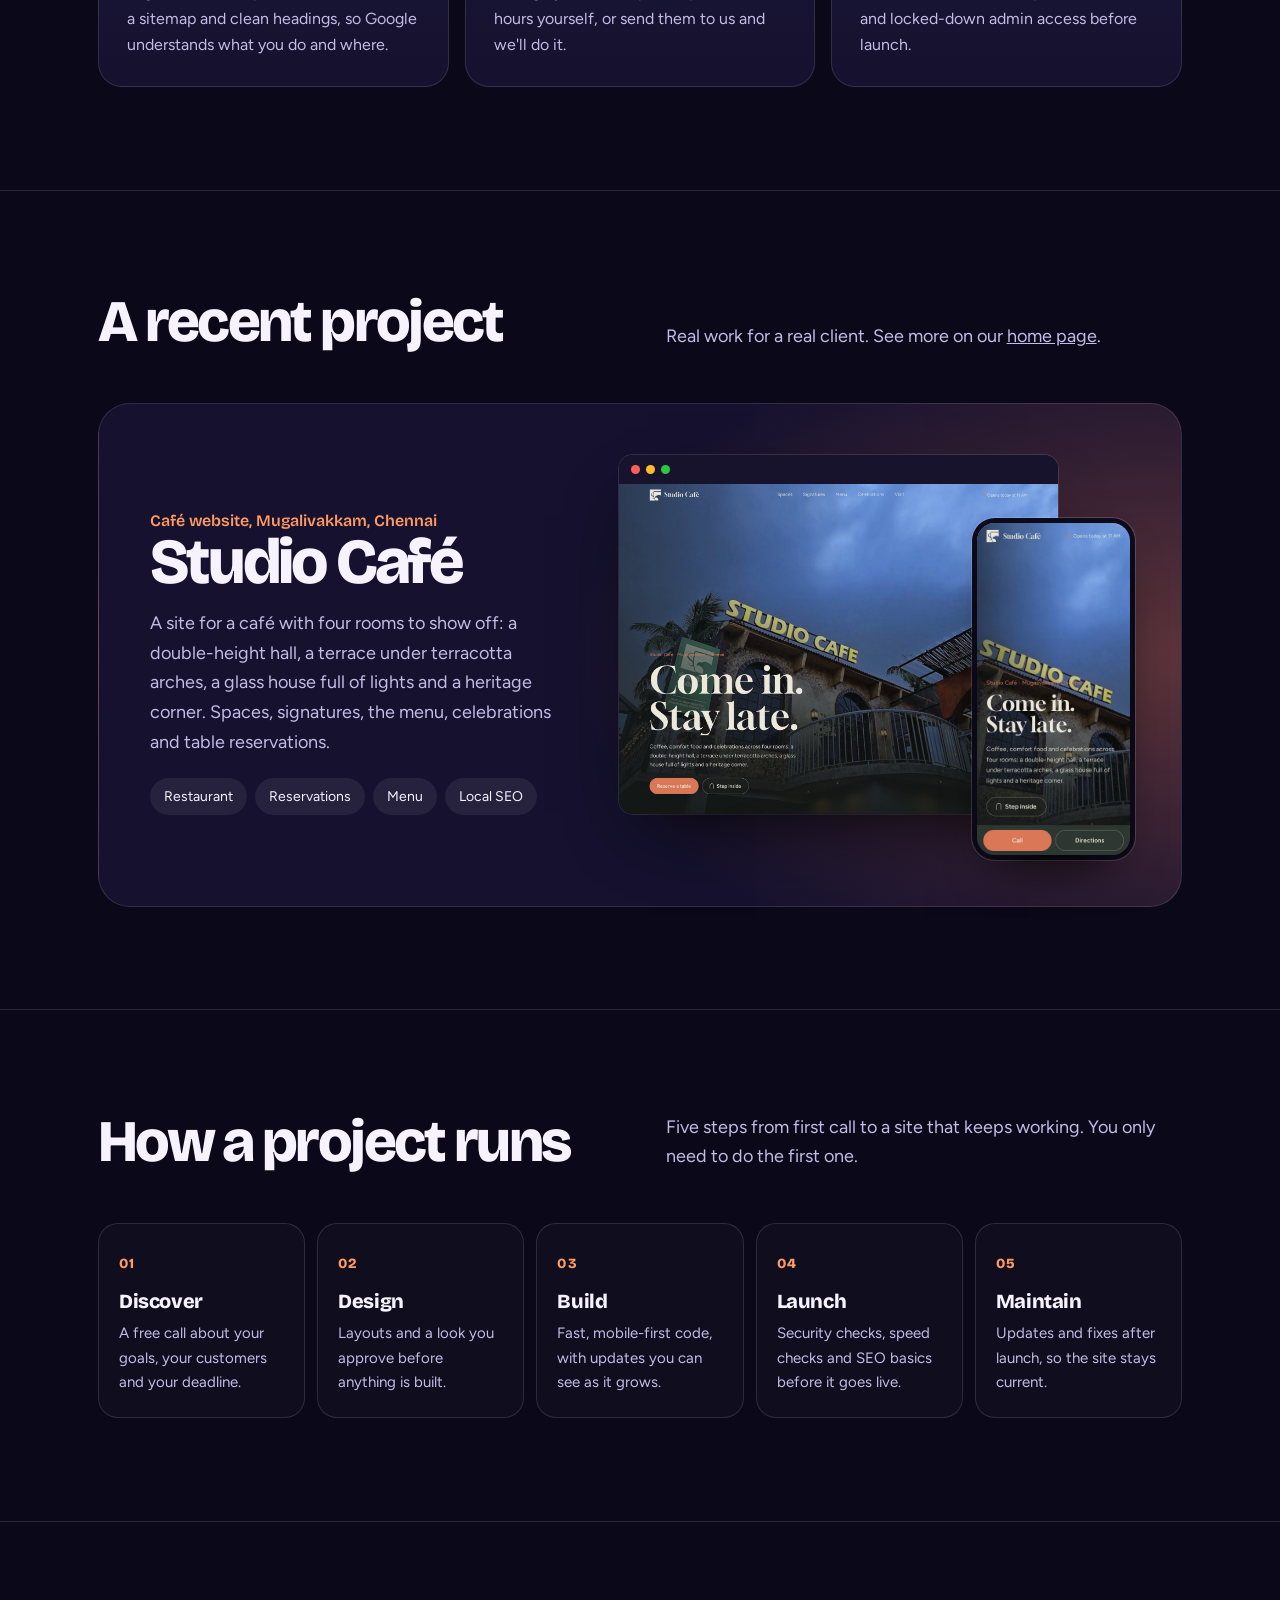
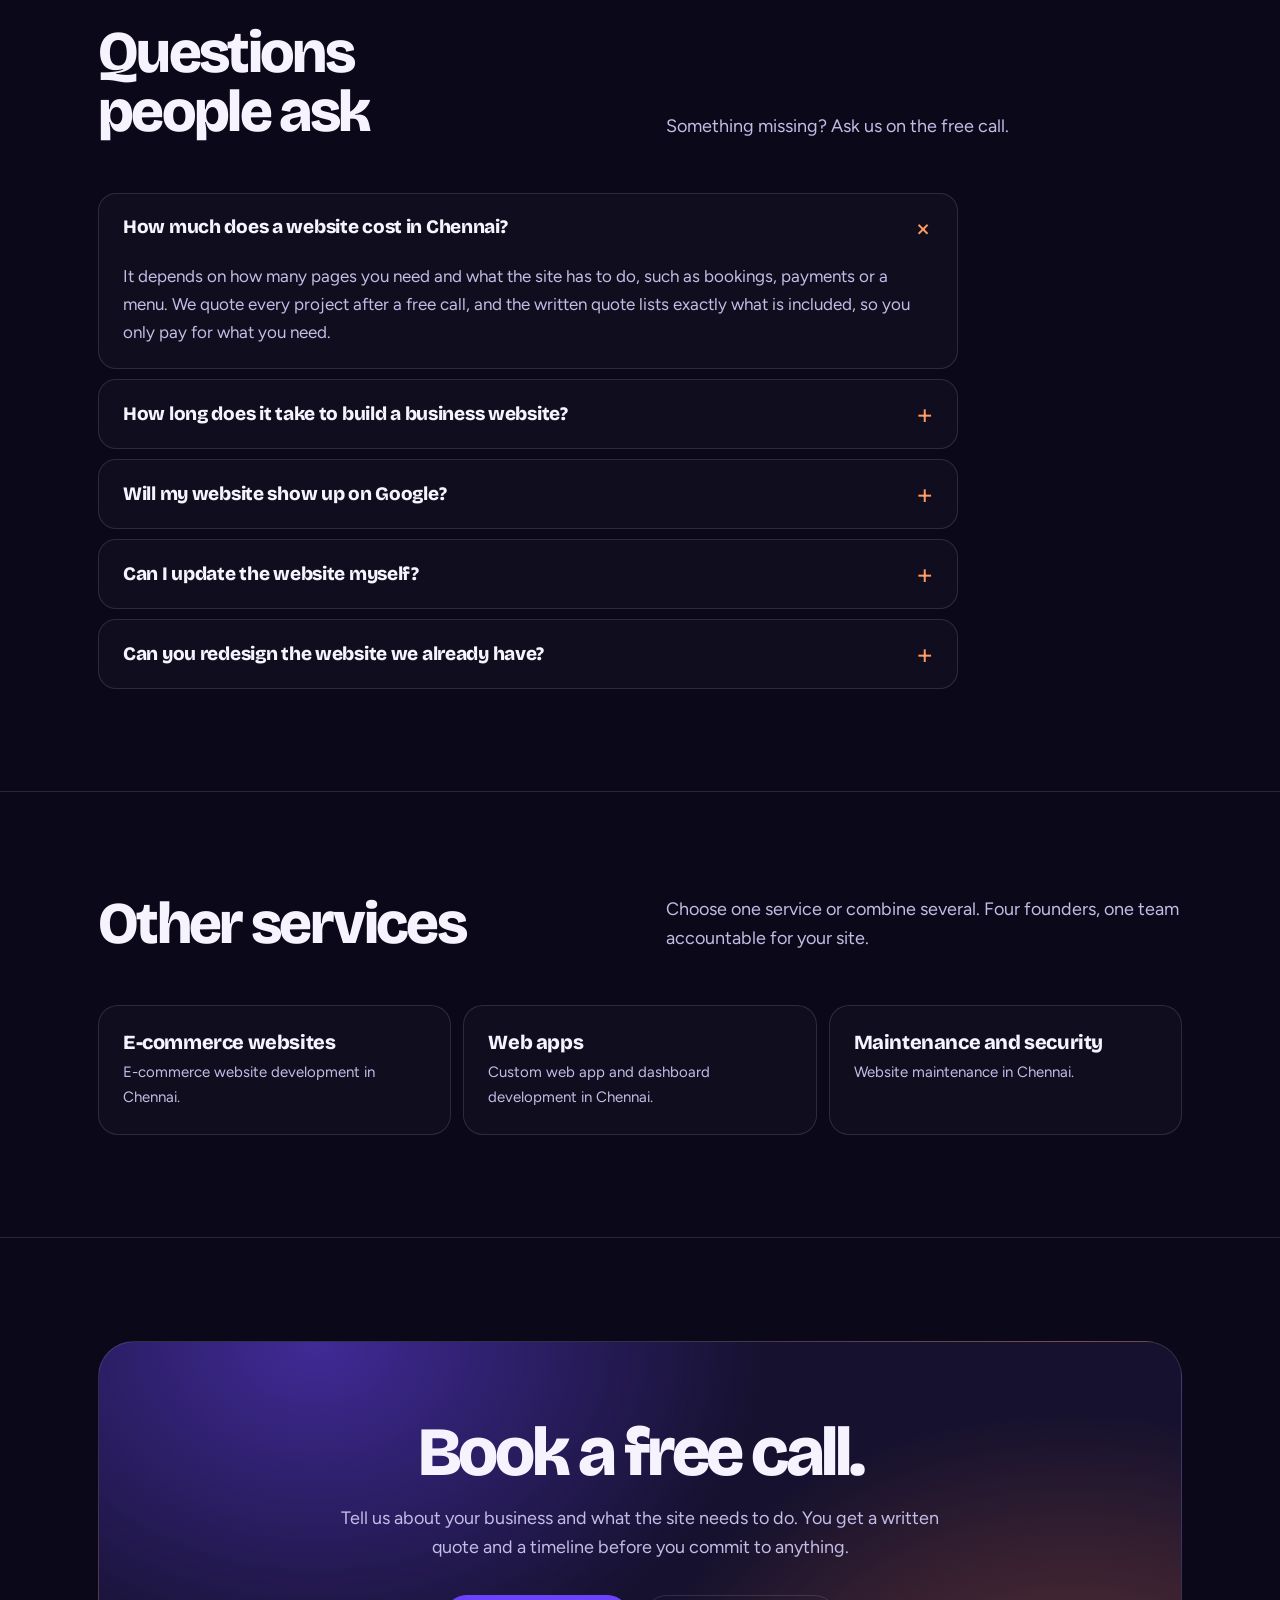
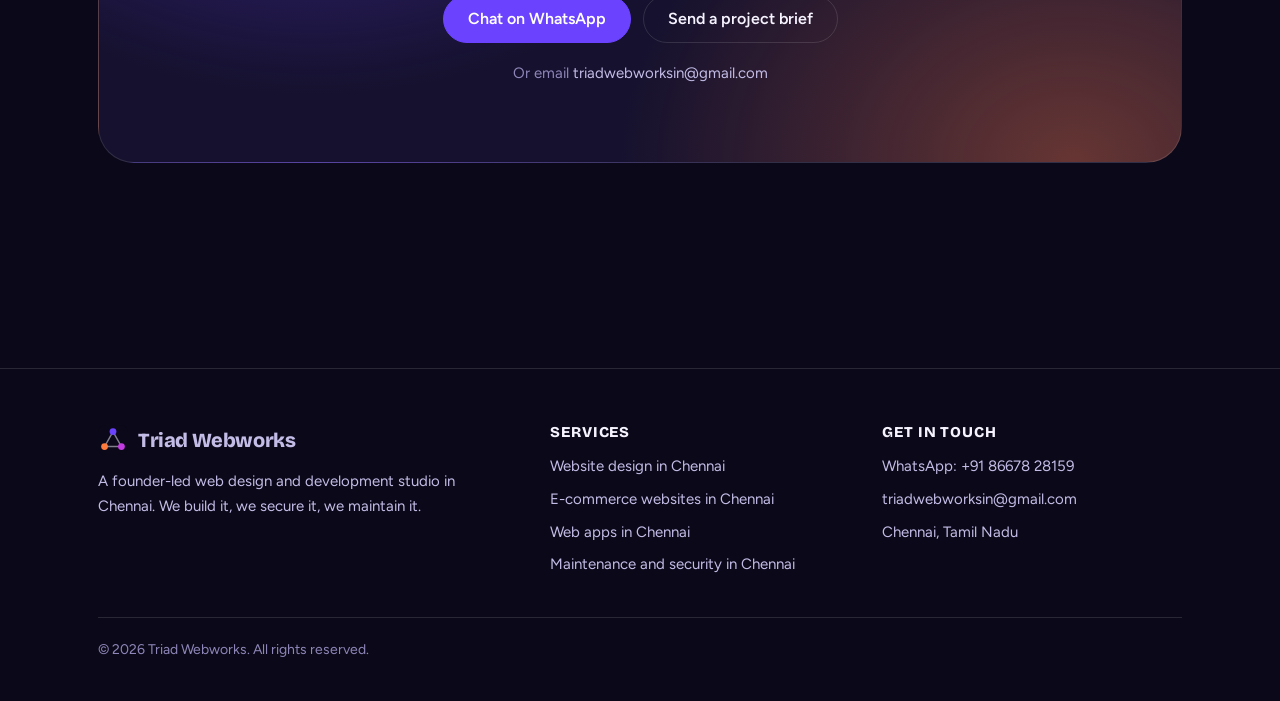
<file: website-design-chennai/index.html>
<!doctype html>
<html lang="en-IN">
<head>
<meta charset="utf-8">
<meta name="viewport" content="width=device-width, initial-scale=1, viewport-fit=cover">
<title>Website Design Company in Chennai | Triad Webworks</title>
<meta name="description" content="Custom, mobile-first website design in Chennai for local businesses, startups and brands. Fast, secure sites with enquiry forms and SEO basics. Book a free call.">
<link rel="canonical" href="https://www.triadwebworks.in/website-design-chennai/">
<meta name="robots" content="index, follow, max-image-preview:large">
<meta name="theme-color" content="#0B0919">
<meta name="geo.region" content="IN-TN">
<meta name="geo.placename" content="Chennai">
<link rel="icon" href="/favicon.svg" type="image/svg+xml">
<link rel="apple-touch-icon" href="/apple-touch-icon.png">
<meta property="og:type" content="website">
<meta property="og:site_name" content="Triad Webworks">
<meta property="og:locale" content="en_IN">
<meta property="og:title" content="Website Design Company in Chennai | Triad Webworks">
<meta property="og:description" content="Custom, mobile-first website design in Chennai for local businesses, startups and brands. Fast, secure sites with enquiry forms and SEO basics. Book a free call.">
<meta property="og:url" content="https://www.triadwebworks.in/website-design-chennai/">
<meta property="og:image" content="https://www.triadwebworks.in/img/og-image.png">
<meta property="og:image:width" content="1200">
<meta property="og:image:height" content="630">
<meta name="twitter:card" content="summary_large_image">
<meta name="twitter:image" content="https://www.triadwebworks.in/img/og-image.png">
<link rel="preconnect" href="https://fonts.googleapis.com">
<link rel="preconnect" href="https://fonts.gstatic.com" crossorigin>
<link href="https://fonts.googleapis.com/css2?family=Bricolage+Grotesque:opsz,wght@12..96,600;12..96,800&amp;family=Figtree:wght@400;600&amp;display=swap" rel="stylesheet">
<link rel="stylesheet" href="/services.css">
<script type="application/ld+json">{"@context": "https://schema.org", "@graph": [{"@type": "BreadcrumbList", "itemListElement": [{"@type": "ListItem", "position": 1, "name": "Home", "item": "https://www.triadwebworks.in/"}, {"@type": "ListItem", "position": 2, "name": "Website design", "item": "https://www.triadwebworks.in/website-design-chennai/"}]}, {"@type": "Service", "@id": "https://www.triadwebworks.in/website-design-chennai/#service", "name": "Website design in Chennai", "serviceType": "Website design", "description": "Custom, mobile-first website design in Chennai for local businesses, startups and brands. Fast, secure sites with enquiry forms and SEO basics. Book a free call.", "url": "https://www.triadwebworks.in/website-design-chennai/", "provider": {"@id": "https://www.triadwebworks.in/#business"}, "areaServed": [{"@type": "City", "name": "Chennai"}, {"@type": "Country", "name": "India"}], "hasOfferCatalog": {"@type": "OfferCatalog", "name": "What your website includes", "itemListElement": [{"@type": "Offer", "itemOffered": {"@type": "Service", "name": "Custom design", "description": "A look made for your business and your customers, not a template you'll see on the next shop's site."}}, {"@type": "Offer", "itemOffered": {"@type": "Service", "name": "Mobile-first build", "description": "Pages designed for phones first, then scaled up for laptops and large screens."}}, {"@type": "Offer", "itemOffered": {"@type": "Service", "name": "Enquiries and booking", "description": "Contact forms, WhatsApp buttons, call links and booking forms, wherever your customers need them."}}, {"@type": "Offer", "itemOffered": {"@type": "Service", "name": "SEO basics", "description": "Page titles, descriptions, structured data, a sitemap and clean headings, so Google understands what you do and where."}}, {"@type": "Offer", "itemOffered": {"@type": "Service", "name": "Easy updates", "description": "Change your menu, prices, photos or hours yourself, or send them to us and we'll do it."}}, {"@type": "Offer", "itemOffered": {"@type": "Service", "name": "Security checklist", "description": "HTTPS, secure headers, protected forms and locked-down admin access before launch."}}]}}, {"@type": "ProfessionalService", "@id": "https://www.triadwebworks.in/#business", "name": "Triad Webworks", "url": "https://www.triadwebworks.in/", "telephone": "+91 86678 28159", "email": "triadwebworksin@gmail.com", "image": "https://www.triadwebworks.in/img/og-image.png", "address": {"@type": "PostalAddress", "addressLocality": "Chennai", "addressRegion": "Tamil Nadu", "addressCountry": "IN"}}, {"@type": "FAQPage", "mainEntity": [{"@type": "Question", "name": "How much does a website cost in Chennai?", "acceptedAnswer": {"@type": "Answer", "text": "It depends on how many pages you need and what the site has to do, such as bookings, payments or a menu. We quote every project after a free call, and the written quote lists exactly what is included, so you only pay for what you need."}}, {"@type": "Question", "name": "How long does it take to build a business website?", "acceptedAnswer": {"@type": "Answer", "text": "A focused business website usually takes a few weeks from the first call to launch. Sites with online stores, bookings or custom features take longer. You get a timeline on the free call."}}, {"@type": "Question", "name": "Will my website show up on Google?", "acceptedAnswer": {"@type": "Answer", "text": "Every site we build includes SEO basics: keyword-focused titles and descriptions, structured data, a sitemap and fast loading. We also help you set up Google Search Console and a Google Business Profile, which matter most for local searches in Chennai."}}, {"@type": "Question", "name": "Can I update the website myself?", "acceptedAnswer": {"@type": "Answer", "text": "Yes. We set it up so you can change text, photos, prices and hours yourself. If you'd rather not, our Managed Care plan covers small updates every month."}}, {"@type": "Question", "name": "Can you redesign the website we already have?", "acceptedAnswer": {"@type": "Answer", "text": "Yes. We can redesign an existing site, move your content across, speed it up and keep your domain and Google listing intact."}}]}]}</script>
</head>
<body style="--accent:#8F6BFF">
<header class="nav"><div class="wrap">
  <a class="logo" href="/" aria-label="Triad Webworks home"><svg viewBox="0 0 32 32" aria-hidden="true"><rect width="32" height="32" rx="8" fill="#0B0919"/><path d="M16 7L25 23H7L16 7Z" fill="none" stroke="#F6F3FF" stroke-opacity=".5" stroke-width="1.5" stroke-linejoin="round"/><circle cx="16" cy="7" r="3.6" fill="#6B43FF"/><circle cx="25" cy="23" r="3.6" fill="#C13BE0"/><circle cx="7" cy="23" r="3.6" fill="#FF7A3D"/></svg><span>Triad Webworks</span></a>
  <nav class="nav-links" aria-label="Main">
    <a href="/#services">Services</a><a href="/#work">Work</a><a href="/#packages">Packages</a><a href="/#faq">FAQ</a>
    <a class="btn btn-pri" href="https://wa.me/918667828159" target="_blank" rel="noopener">Book a free call</a>
  </nav>
</div></header>
<main>
<section class="hero"><div class="wrap">
  <nav aria-label="Breadcrumb"><ol class="crumbs"><li><a href="/">Home</a></li><li aria-current="page">Website design</li></ol></nav>
  <p class="eyebrow">Website design · Chennai</p>
  <h1>Website design in Chennai that brings in <em>enquiries.</em></h1>
  <p class="lede">We design and build custom business websites for Chennai shops, cafés, clinics, studios and startups. Every site is mobile-first, quick to load, set up to be found on Google, and easy for you to update.</p>
  <div class="cta-row"><a class="btn btn-pri" href="https://wa.me/918667828159?text=Hi%20Triad%20Webworks%2C%20I%27d%20like%20a%20website%20for%20my%20business%20in%20Chennai." target="_blank" rel="noopener">Book a free call</a><a class="btn btn-ghost" href="#work">See a recent project</a></div>
  <ul class="facts"><li><b>Free call first</b>A written quote before you commit</li><li><b>Mobile-first</b>Designed for the phone your customers use</li><li><b>You own it</b>Code, design, domain and content</li></ul>
</div></section>

<section class="sec" aria-labelledby="inc-h"><div class="wrap">
  <div class="sec-head"><h2 id="inc-h">What your website includes</h2><p>Every business website we design comes with the essentials below. Anything extra is quoted after the call.</p></div>
  <ul class="grid"><li class="card"><span class="n">01</span><h3>Custom design</h3><p>A look made for your business and your customers, not a template you&#x27;ll see on the next shop&#x27;s site.</p></li><li class="card"><span class="n">02</span><h3>Mobile-first build</h3><p>Pages designed for phones first, then scaled up for laptops and large screens.</p></li><li class="card"><span class="n">03</span><h3>Enquiries and booking</h3><p>Contact forms, WhatsApp buttons, call links and booking forms, wherever your customers need them.</p></li><li class="card"><span class="n">04</span><h3>SEO basics</h3><p>Page titles, descriptions, structured data, a sitemap and clean headings, so Google understands what you do and where.</p></li><li class="card"><span class="n">05</span><h3>Easy updates</h3><p>Change your menu, prices, photos or hours yourself, or send them to us and we&#x27;ll do it.</p></li><li class="card"><span class="n">06</span><h3>Security checklist</h3><p>HTTPS, secure headers, protected forms and locked-down admin access before launch.</p></li></ul>
</div></section>

<section class="sec" id="work" aria-labelledby="work-h"><div class="wrap">
  <div class="sec-head"><h2 id="work-h">A recent project</h2><p>Real work for a real client. See more on our <a href="/#work">home page</a>.</p></div>
  <article class="proof" style="--pa:#C8664A">
    <div><p class="kind">Café website, Mugalivakkam, Chennai</p><h3>Studio Café</h3><p>A site for a café with four rooms to show off: a double-height hall, a terrace under terracotta arches, a glass house full of lights and a heritage corner. Spaces, signatures, the menu, celebrations and table reservations.</p><ul class="tags"><li>Restaurant</li><li>Reservations</li><li>Menu</li><li>Local SEO</li></ul></div>
    <div class="shot"><figure class="browser"><div class="bar"><i></i><i></i><i></i></div><img src="/img/studio-cafe-card-1600x1200.jpg" width="1600" height="1200" loading="lazy" decoding="async" alt="Studio Café website hero: Come in. Stay late."></figure><img class="phone" src="/img/studio-cafe-phone.jpg" width="780" height="1688" loading="lazy" decoding="async" alt="Studio Café website on a phone"></div>
  </article>
</div></section>

<section class="sec" aria-labelledby="how-h"><div class="wrap">
  <div class="sec-head"><h2 id="how-h">How a project runs</h2><p>Five steps from first call to a site that keeps working. You only need to do the first one.</p></div>
  <ol class="steps"><li><h3>Discover</h3><p>A free call about your goals, your customers and your deadline.</p></li><li><h3>Design</h3><p>Layouts and a look you approve before anything is built.</p></li><li><h3>Build</h3><p>Fast, mobile-first code, with updates you can see as it grows.</p></li><li><h3>Launch</h3><p>Security checks, speed checks and SEO basics before it goes live.</p></li><li><h3>Maintain</h3><p>Updates and fixes after launch, so the site stays current.</p></li></ol>
</div></section>

<section class="sec" aria-labelledby="faq-h"><div class="wrap">
  <div class="sec-head"><h2 id="faq-h">Questions people ask</h2><p>Something missing? Ask us on the free call.</p></div>
  <div class="faq"><details open><summary>How much does a website cost in Chennai?</summary><p>It depends on how many pages you need and what the site has to do, such as bookings, payments or a menu. We quote every project after a free call, and the written quote lists exactly what is included, so you only pay for what you need.</p></details><details><summary>How long does it take to build a business website?</summary><p>A focused business website usually takes a few weeks from the first call to launch. Sites with online stores, bookings or custom features take longer. You get a timeline on the free call.</p></details><details><summary>Will my website show up on Google?</summary><p>Every site we build includes SEO basics: keyword-focused titles and descriptions, structured data, a sitemap and fast loading. We also help you set up Google Search Console and a Google Business Profile, which matter most for local searches in Chennai.</p></details><details><summary>Can I update the website myself?</summary><p>Yes. We set it up so you can change text, photos, prices and hours yourself. If you&#x27;d rather not, our Managed Care plan covers small updates every month.</p></details><details><summary>Can you redesign the website we already have?</summary><p>Yes. We can redesign an existing site, move your content across, speed it up and keep your domain and Google listing intact.</p></details></div>
</div></section>

<section class="sec" aria-labelledby="rel-h"><div class="wrap">
  <div class="sec-head"><h2 id="rel-h">Other services</h2><p>Choose one service or combine several. Four founders, one team accountable for your site.</p></div>
  <div class="related"><a href="/ecommerce-website-development-chennai/"><b>E-commerce websites</b><span>E-commerce website development in Chennai.</span></a><a href="/web-app-development-chennai/"><b>Web apps</b><span>Custom web app and dashboard development in Chennai.</span></a><a href="/website-maintenance-chennai/"><b>Maintenance and security</b><span>Website maintenance in Chennai.</span></a></div>
</div></section>

<section class="sec"><div class="wrap">
  <div class="cta">
    <h2>Book a free call.</h2>
    <p>Tell us about your business and what the site needs to do. You get a written quote and a timeline before you commit to anything.</p>
    <div class="cta-row"><a class="btn btn-pri" href="https://wa.me/918667828159?text=Hi%20Triad%20Webworks%2C%20I%27d%20like%20a%20website%20for%20my%20business%20in%20Chennai." target="_blank" rel="noopener">Chat on WhatsApp</a><a class="btn btn-ghost" href="/#contact">Send a project brief</a></div>
    <p class="mail">Or email <span>triadwebworksin@gmail.com</span></p>
  </div>
</div></section>
</main>
<footer class="foot"><div class="wrap">
  <div class="foot-grid">
    <div><a class="logo" href="/"><svg viewBox="0 0 32 32" aria-hidden="true"><rect width="32" height="32" rx="8" fill="#0B0919"/><path d="M16 7L25 23H7L16 7Z" fill="none" stroke="#F6F3FF" stroke-opacity=".5" stroke-width="1.5" stroke-linejoin="round"/><circle cx="16" cy="7" r="3.6" fill="#6B43FF"/><circle cx="25" cy="23" r="3.6" fill="#C13BE0"/><circle cx="7" cy="23" r="3.6" fill="#FF7A3D"/></svg><span>Triad Webworks</span></a><p style="margin-top:14px;max-width:26em">A founder-led web design and development studio in Chennai. We build it, we secure it, we maintain it.</p></div>
    <nav aria-label="Services"><h2>Services</h2><ul><li><a href="/website-design-chennai/">Website design in Chennai</a></li><li><a href="/ecommerce-website-development-chennai/">E-commerce websites in Chennai</a></li><li><a href="/web-app-development-chennai/">Web apps in Chennai</a></li><li><a href="/website-maintenance-chennai/">Maintenance and security in Chennai</a></li></ul></nav>
    <div><h2>Get in touch</h2><ul><li><a href="https://wa.me/918667828159" target="_blank" rel="noopener">WhatsApp: +91 86678 28159</a></li><li>triadwebworksin@gmail.com</li><li>Chennai, Tamil Nadu</li></ul></div>
  </div>
  <div class="foot-base">© 2026 Triad Webworks. All rights reserved.</div>
</div></footer>
</body>
</html>
</file>
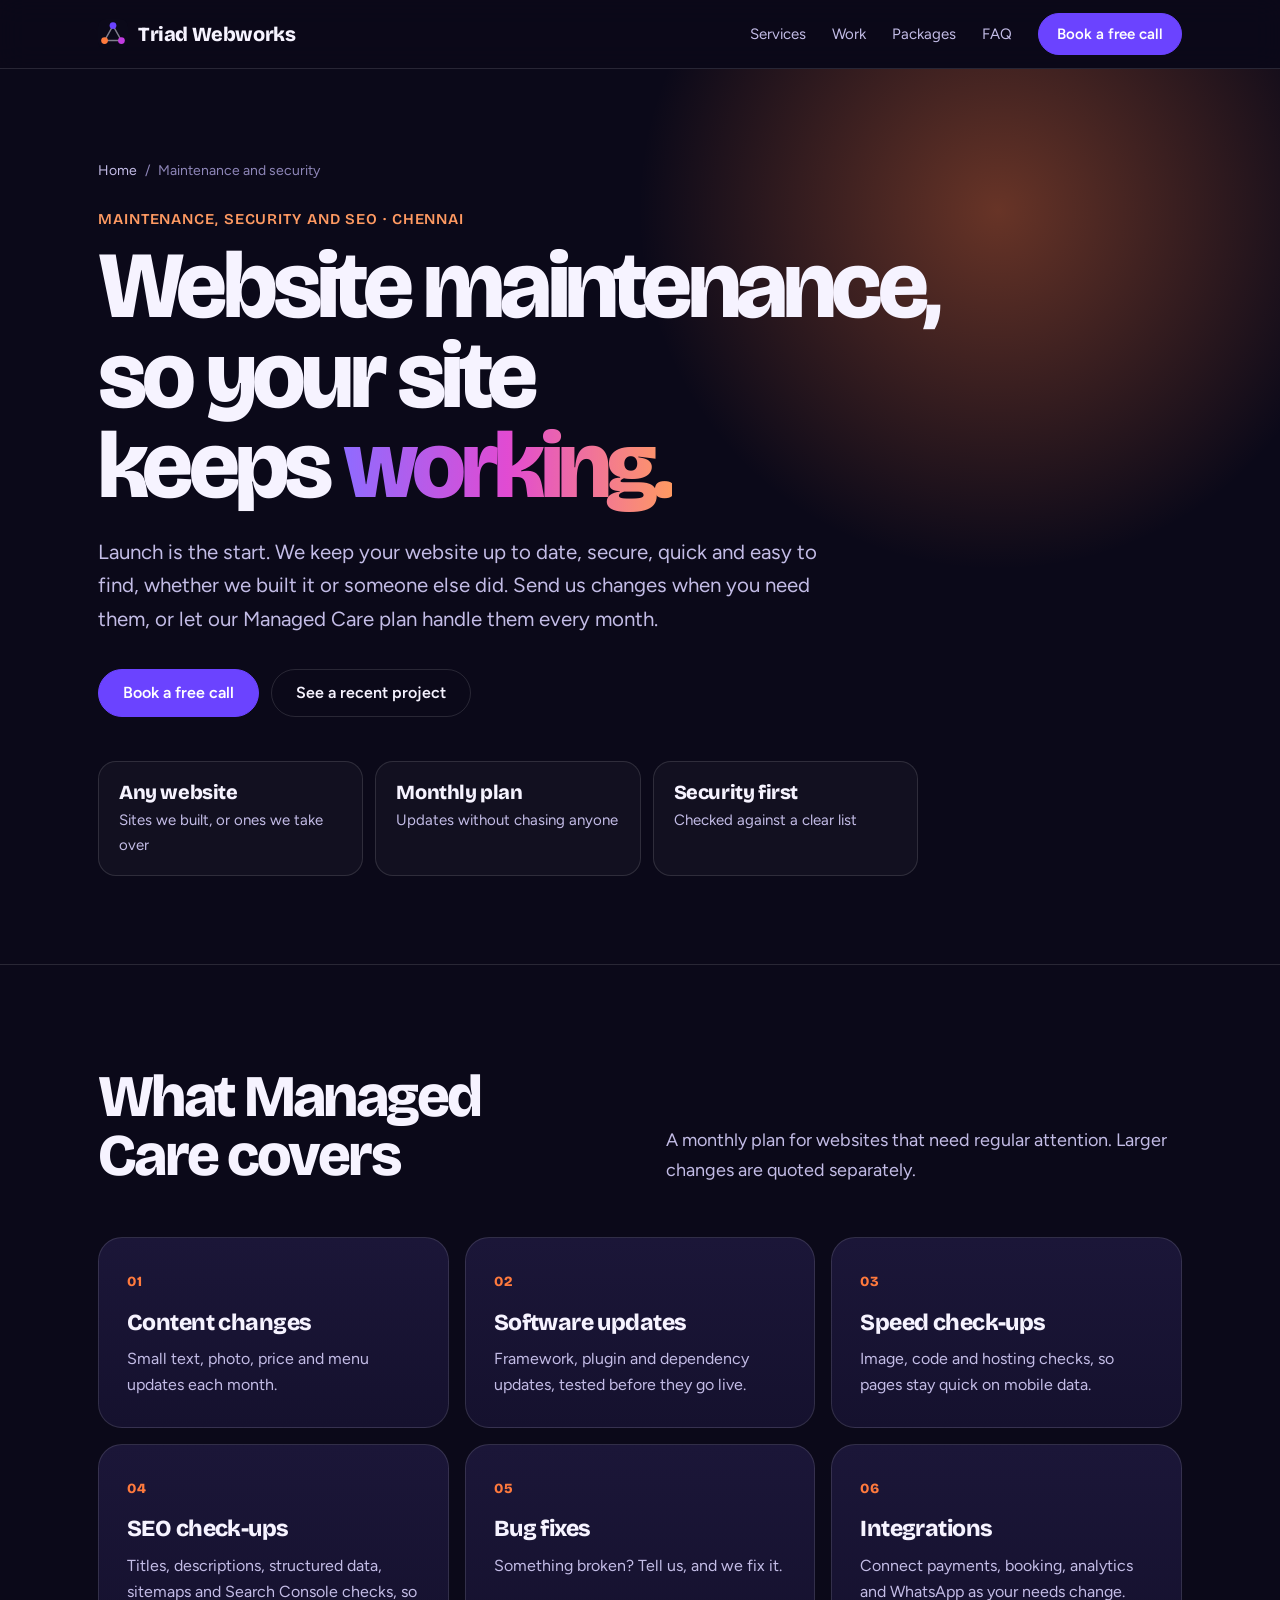
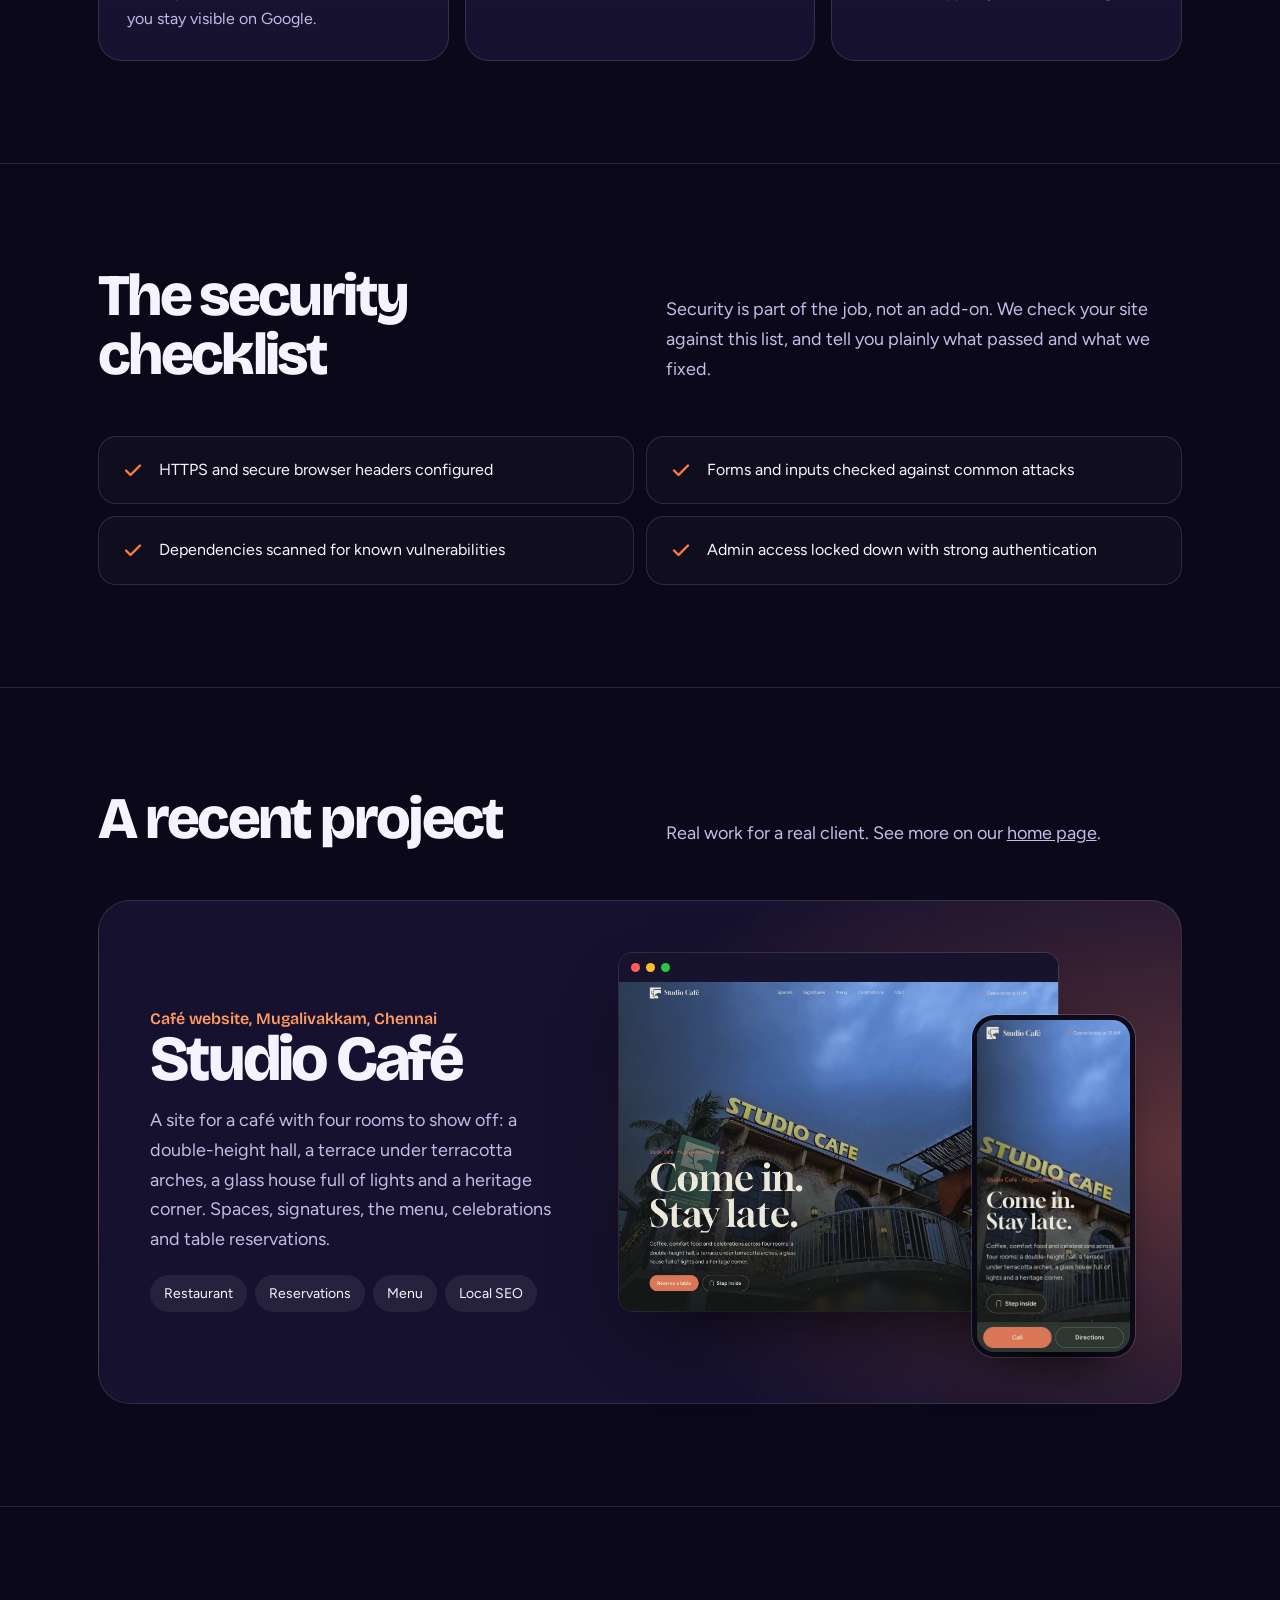
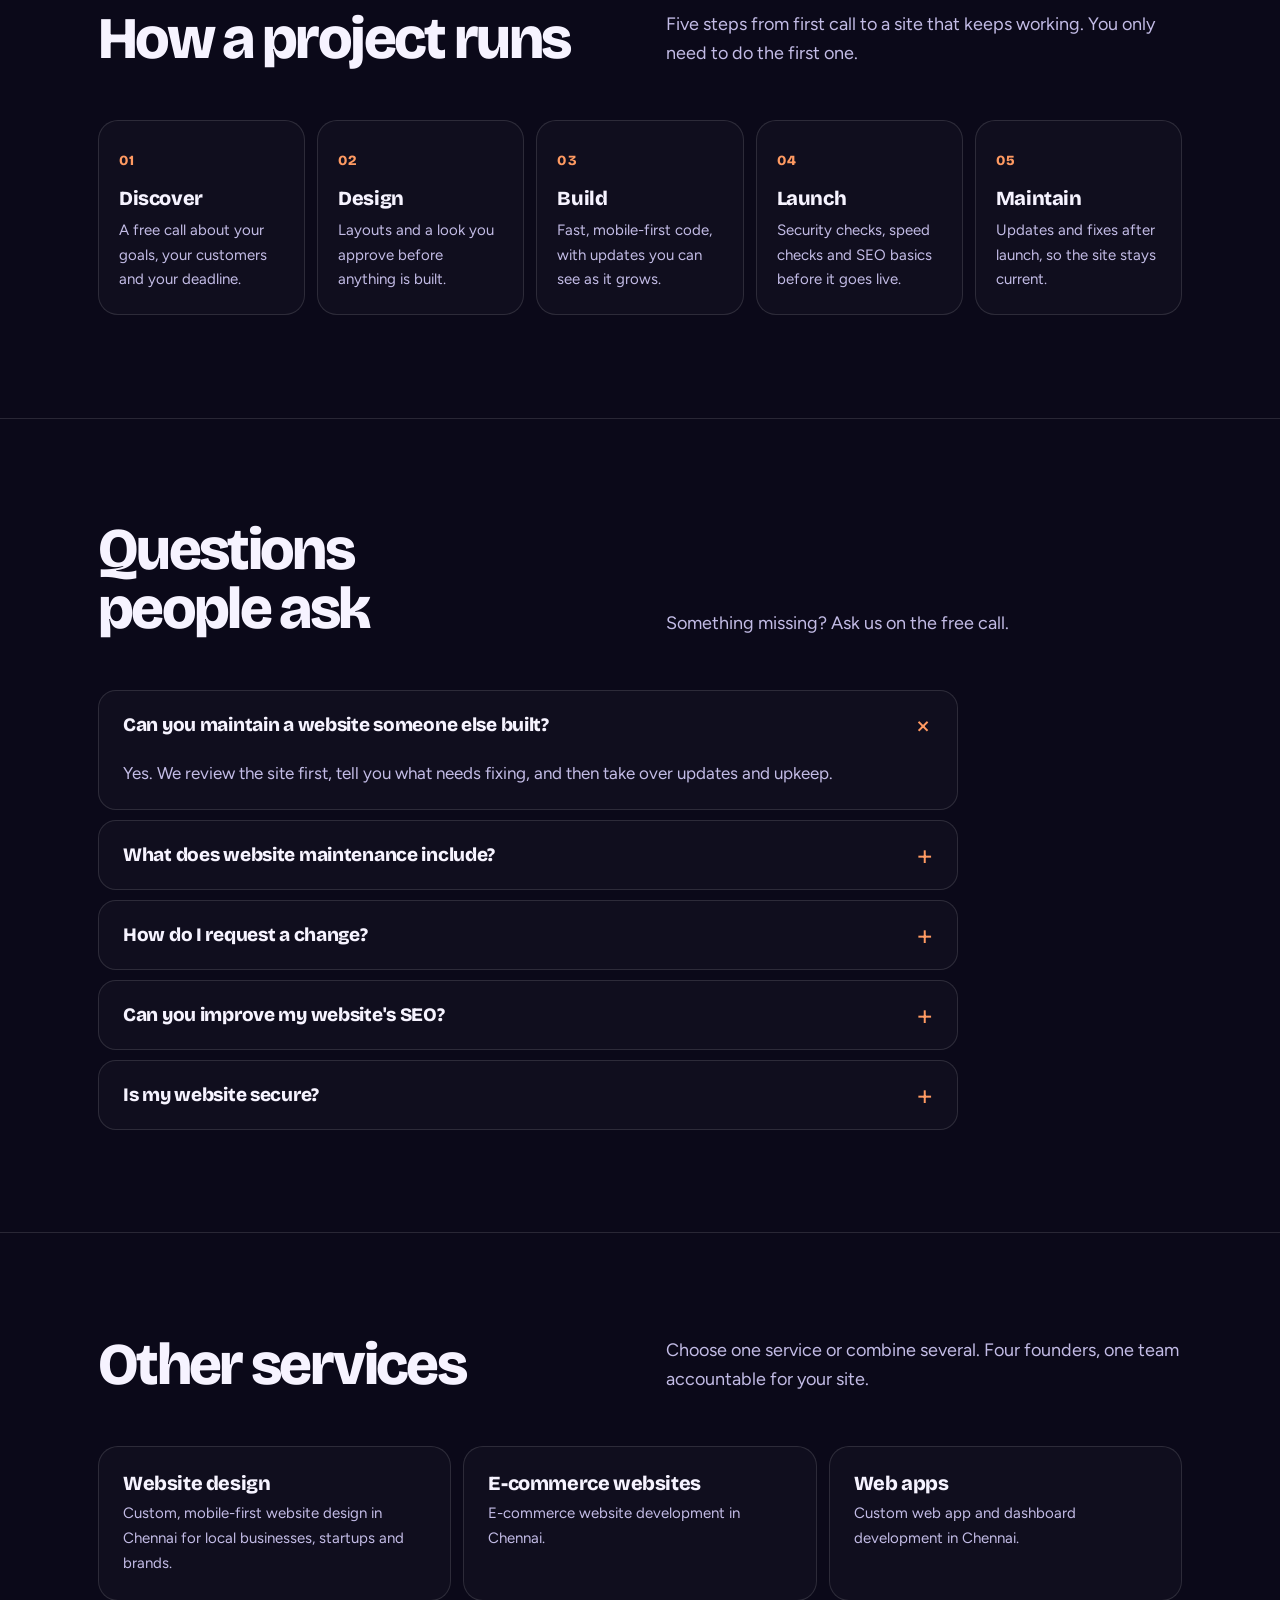
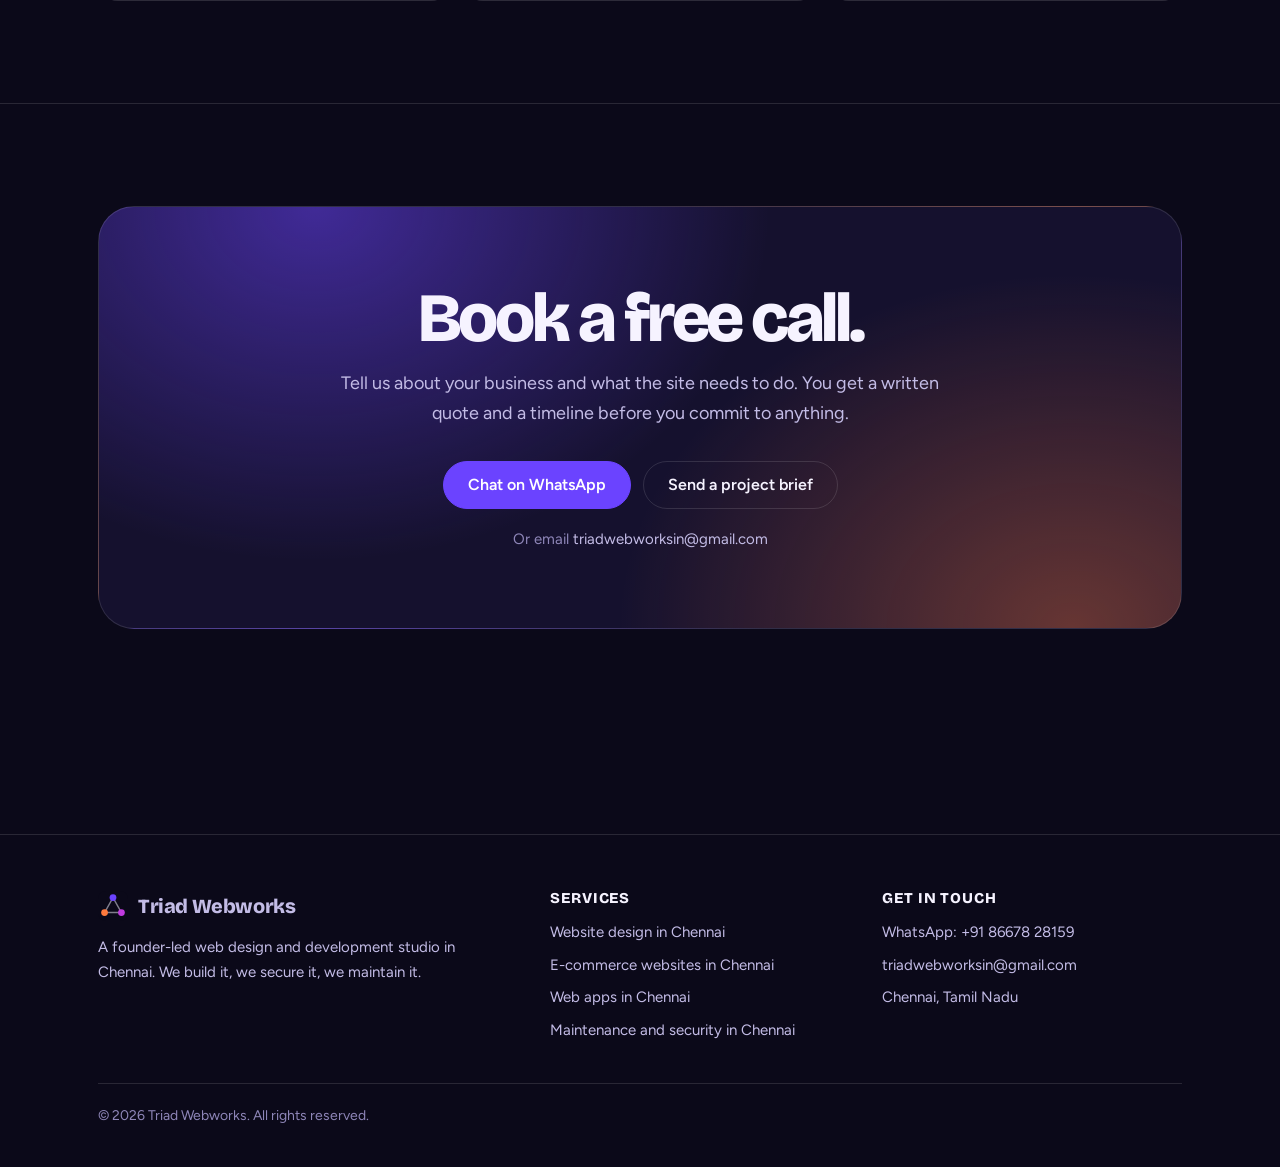
<file: website-maintenance-chennai/index.html>
<!doctype html>
<html lang="en-IN">
<head>
<meta charset="utf-8">
<meta name="viewport" content="width=device-width, initial-scale=1, viewport-fit=cover">
<title>Website Maintenance, Security and SEO in Chennai | Triad Webworks</title>
<meta name="description" content="Website maintenance in Chennai: content updates, security checks, software updates, speed and SEO check-ups, and bug fixes on a monthly Managed Care plan. Free call.">
<link rel="canonical" href="https://www.triadwebworks.in/website-maintenance-chennai/">
<meta name="robots" content="index, follow, max-image-preview:large">
<meta name="theme-color" content="#0B0919">
<meta name="geo.region" content="IN-TN">
<meta name="geo.placename" content="Chennai">
<link rel="icon" href="/favicon.svg" type="image/svg+xml">
<link rel="apple-touch-icon" href="/apple-touch-icon.png">
<meta property="og:type" content="website">
<meta property="og:site_name" content="Triad Webworks">
<meta property="og:locale" content="en_IN">
<meta property="og:title" content="Website Maintenance, Security and SEO in Chennai | Triad Webworks">
<meta property="og:description" content="Website maintenance in Chennai: content updates, security checks, software updates, speed and SEO check-ups, and bug fixes on a monthly Managed Care plan. Free call.">
<meta property="og:url" content="https://www.triadwebworks.in/website-maintenance-chennai/">
<meta property="og:image" content="https://www.triadwebworks.in/img/og-image.png">
<meta property="og:image:width" content="1200">
<meta property="og:image:height" content="630">
<meta name="twitter:card" content="summary_large_image">
<meta name="twitter:image" content="https://www.triadwebworks.in/img/og-image.png">
<link rel="preconnect" href="https://fonts.googleapis.com">
<link rel="preconnect" href="https://fonts.gstatic.com" crossorigin>
<link href="https://fonts.googleapis.com/css2?family=Bricolage+Grotesque:opsz,wght@12..96,600;12..96,800&amp;family=Figtree:wght@400;600&amp;display=swap" rel="stylesheet">
<link rel="stylesheet" href="/services.css">
<script type="application/ld+json">{"@context": "https://schema.org", "@graph": [{"@type": "BreadcrumbList", "itemListElement": [{"@type": "ListItem", "position": 1, "name": "Home", "item": "https://www.triadwebworks.in/"}, {"@type": "ListItem", "position": 2, "name": "Maintenance and security", "item": "https://www.triadwebworks.in/website-maintenance-chennai/"}]}, {"@type": "Service", "@id": "https://www.triadwebworks.in/website-maintenance-chennai/#service", "name": "Maintenance and security in Chennai", "serviceType": "Maintenance and security", "description": "Website maintenance in Chennai: content updates, security checks, software updates, speed and SEO check-ups, and bug fixes on a monthly Managed Care plan. Free call.", "url": "https://www.triadwebworks.in/website-maintenance-chennai/", "provider": {"@id": "https://www.triadwebworks.in/#business"}, "areaServed": [{"@type": "City", "name": "Chennai"}, {"@type": "Country", "name": "India"}], "hasOfferCatalog": {"@type": "OfferCatalog", "name": "What Managed Care covers", "itemListElement": [{"@type": "Offer", "itemOffered": {"@type": "Service", "name": "Content changes", "description": "Small text, photo, price and menu updates each month."}}, {"@type": "Offer", "itemOffered": {"@type": "Service", "name": "Software updates", "description": "Framework, plugin and dependency updates, tested before they go live."}}, {"@type": "Offer", "itemOffered": {"@type": "Service", "name": "Speed check-ups", "description": "Image, code and hosting checks, so pages stay quick on mobile data."}}, {"@type": "Offer", "itemOffered": {"@type": "Service", "name": "SEO check-ups", "description": "Titles, descriptions, structured data, sitemaps and Search Console checks, so you stay visible on Google."}}, {"@type": "Offer", "itemOffered": {"@type": "Service", "name": "Bug fixes", "description": "Something broken? Tell us, and we fix it."}}, {"@type": "Offer", "itemOffered": {"@type": "Service", "name": "Integrations", "description": "Connect payments, booking, analytics and WhatsApp as your needs change."}}]}}, {"@type": "ProfessionalService", "@id": "https://www.triadwebworks.in/#business", "name": "Triad Webworks", "url": "https://www.triadwebworks.in/", "telephone": "+91 86678 28159", "email": "triadwebworksin@gmail.com", "image": "https://www.triadwebworks.in/img/og-image.png", "address": {"@type": "PostalAddress", "addressLocality": "Chennai", "addressRegion": "Tamil Nadu", "addressCountry": "IN"}}, {"@type": "FAQPage", "mainEntity": [{"@type": "Question", "name": "Can you maintain a website someone else built?", "acceptedAnswer": {"@type": "Answer", "text": "Yes. We review the site first, tell you what needs fixing, and then take over updates and upkeep."}}, {"@type": "Question", "name": "What does website maintenance include?", "acceptedAnswer": {"@type": "Answer", "text": "Small content changes, software and dependency updates, security checks, speed and SEO check-ups, and bug fixes on request. Larger new features are quoted separately."}}, {"@type": "Question", "name": "How do I request a change?", "acceptedAnswer": {"@type": "Answer", "text": "Send it on WhatsApp or by email. We confirm what's needed and let you know when it's live."}}, {"@type": "Question", "name": "Can you improve my website's SEO?", "acceptedAnswer": {"@type": "Answer", "text": "Yes. We fix the on-page basics, such as titles, descriptions, structured data, headings, speed and sitemaps, and help you set up Google Search Console and a Google Business Profile."}}, {"@type": "Question", "name": "Is my website secure?", "acceptedAnswer": {"@type": "Answer", "text": "We check every site against a clear list: HTTPS and secure headers, protected forms, scanned dependencies and locked-down admin access. If anything fails, we tell you and fix it."}}]}]}</script>
</head>
<body style="--accent:#FF7A3D">
<header class="nav"><div class="wrap">
  <a class="logo" href="/" aria-label="Triad Webworks home"><svg viewBox="0 0 32 32" aria-hidden="true"><rect width="32" height="32" rx="8" fill="#0B0919"/><path d="M16 7L25 23H7L16 7Z" fill="none" stroke="#F6F3FF" stroke-opacity=".5" stroke-width="1.5" stroke-linejoin="round"/><circle cx="16" cy="7" r="3.6" fill="#6B43FF"/><circle cx="25" cy="23" r="3.6" fill="#C13BE0"/><circle cx="7" cy="23" r="3.6" fill="#FF7A3D"/></svg><span>Triad Webworks</span></a>
  <nav class="nav-links" aria-label="Main">
    <a href="/#services">Services</a><a href="/#work">Work</a><a href="/#packages">Packages</a><a href="/#faq">FAQ</a>
    <a class="btn btn-pri" href="https://wa.me/918667828159" target="_blank" rel="noopener">Book a free call</a>
  </nav>
</div></header>
<main>
<section class="hero"><div class="wrap">
  <nav aria-label="Breadcrumb"><ol class="crumbs"><li><a href="/">Home</a></li><li aria-current="page">Maintenance and security</li></ol></nav>
  <p class="eyebrow">Maintenance, security and SEO · Chennai</p>
  <h1>Website maintenance, so your site keeps <em>working.</em></h1>
  <p class="lede">Launch is the start. We keep your website up to date, secure, quick and easy to find, whether we built it or someone else did. Send us changes when you need them, or let our Managed Care plan handle them every month.</p>
  <div class="cta-row"><a class="btn btn-pri" href="https://wa.me/918667828159?text=Hi%20Triad%20Webworks%2C%20I%20need%20help%20maintaining%20my%20website." target="_blank" rel="noopener">Book a free call</a><a class="btn btn-ghost" href="#work">See a recent project</a></div>
  <ul class="facts"><li><b>Any website</b>Sites we built, or ones we take over</li><li><b>Monthly plan</b>Updates without chasing anyone</li><li><b>Security first</b>Checked against a clear list</li></ul>
</div></section>

<section class="sec" aria-labelledby="inc-h"><div class="wrap">
  <div class="sec-head"><h2 id="inc-h">What Managed Care covers</h2><p>A monthly plan for websites that need regular attention. Larger changes are quoted separately.</p></div>
  <ul class="grid"><li class="card"><span class="n">01</span><h3>Content changes</h3><p>Small text, photo, price and menu updates each month.</p></li><li class="card"><span class="n">02</span><h3>Software updates</h3><p>Framework, plugin and dependency updates, tested before they go live.</p></li><li class="card"><span class="n">03</span><h3>Speed check-ups</h3><p>Image, code and hosting checks, so pages stay quick on mobile data.</p></li><li class="card"><span class="n">04</span><h3>SEO check-ups</h3><p>Titles, descriptions, structured data, sitemaps and Search Console checks, so you stay visible on Google.</p></li><li class="card"><span class="n">05</span><h3>Bug fixes</h3><p>Something broken? Tell us, and we fix it.</p></li><li class="card"><span class="n">06</span><h3>Integrations</h3><p>Connect payments, booking, analytics and WhatsApp as your needs change.</p></li></ul>
</div></section>
<section class="sec" aria-labelledby="sec-h"><div class="wrap">
  <div class="sec-head"><h2 id="sec-h">The security checklist</h2><p>Security is part of the job, not an add-on. We check your site against this list, and tell you plainly what passed and what we fixed.</p></div>
  <ul class="checks"><li><svg viewBox="0 0 24 24" aria-hidden="true"><path d="M5 12.5l4.5 4.5L19 7.5"/></svg>HTTPS and secure browser headers configured</li><li><svg viewBox="0 0 24 24" aria-hidden="true"><path d="M5 12.5l4.5 4.5L19 7.5"/></svg>Forms and inputs checked against common attacks</li><li><svg viewBox="0 0 24 24" aria-hidden="true"><path d="M5 12.5l4.5 4.5L19 7.5"/></svg>Dependencies scanned for known vulnerabilities</li><li><svg viewBox="0 0 24 24" aria-hidden="true"><path d="M5 12.5l4.5 4.5L19 7.5"/></svg>Admin access locked down with strong authentication</li></ul>
</div></section>
<section class="sec" id="work" aria-labelledby="work-h"><div class="wrap">
  <div class="sec-head"><h2 id="work-h">A recent project</h2><p>Real work for a real client. See more on our <a href="/#work">home page</a>.</p></div>
  <article class="proof" style="--pa:#C8664A">
    <div><p class="kind">Café website, Mugalivakkam, Chennai</p><h3>Studio Café</h3><p>A site for a café with four rooms to show off: a double-height hall, a terrace under terracotta arches, a glass house full of lights and a heritage corner. Spaces, signatures, the menu, celebrations and table reservations.</p><ul class="tags"><li>Restaurant</li><li>Reservations</li><li>Menu</li><li>Local SEO</li></ul></div>
    <div class="shot"><figure class="browser"><div class="bar"><i></i><i></i><i></i></div><img src="/img/studio-cafe-card-1600x1200.jpg" width="1600" height="1200" loading="lazy" decoding="async" alt="Studio Café website hero: Come in. Stay late."></figure><img class="phone" src="/img/studio-cafe-phone.jpg" width="780" height="1688" loading="lazy" decoding="async" alt="Studio Café website on a phone"></div>
  </article>
</div></section>

<section class="sec" aria-labelledby="how-h"><div class="wrap">
  <div class="sec-head"><h2 id="how-h">How a project runs</h2><p>Five steps from first call to a site that keeps working. You only need to do the first one.</p></div>
  <ol class="steps"><li><h3>Discover</h3><p>A free call about your goals, your customers and your deadline.</p></li><li><h3>Design</h3><p>Layouts and a look you approve before anything is built.</p></li><li><h3>Build</h3><p>Fast, mobile-first code, with updates you can see as it grows.</p></li><li><h3>Launch</h3><p>Security checks, speed checks and SEO basics before it goes live.</p></li><li><h3>Maintain</h3><p>Updates and fixes after launch, so the site stays current.</p></li></ol>
</div></section>

<section class="sec" aria-labelledby="faq-h"><div class="wrap">
  <div class="sec-head"><h2 id="faq-h">Questions people ask</h2><p>Something missing? Ask us on the free call.</p></div>
  <div class="faq"><details open><summary>Can you maintain a website someone else built?</summary><p>Yes. We review the site first, tell you what needs fixing, and then take over updates and upkeep.</p></details><details><summary>What does website maintenance include?</summary><p>Small content changes, software and dependency updates, security checks, speed and SEO check-ups, and bug fixes on request. Larger new features are quoted separately.</p></details><details><summary>How do I request a change?</summary><p>Send it on WhatsApp or by email. We confirm what&#x27;s needed and let you know when it&#x27;s live.</p></details><details><summary>Can you improve my website&#x27;s SEO?</summary><p>Yes. We fix the on-page basics, such as titles, descriptions, structured data, headings, speed and sitemaps, and help you set up Google Search Console and a Google Business Profile.</p></details><details><summary>Is my website secure?</summary><p>We check every site against a clear list: HTTPS and secure headers, protected forms, scanned dependencies and locked-down admin access. If anything fails, we tell you and fix it.</p></details></div>
</div></section>

<section class="sec" aria-labelledby="rel-h"><div class="wrap">
  <div class="sec-head"><h2 id="rel-h">Other services</h2><p>Choose one service or combine several. Four founders, one team accountable for your site.</p></div>
  <div class="related"><a href="/website-design-chennai/"><b>Website design</b><span>Custom, mobile-first website design in Chennai for local businesses, startups and brands.</span></a><a href="/ecommerce-website-development-chennai/"><b>E-commerce websites</b><span>E-commerce website development in Chennai.</span></a><a href="/web-app-development-chennai/"><b>Web apps</b><span>Custom web app and dashboard development in Chennai.</span></a></div>
</div></section>

<section class="sec"><div class="wrap">
  <div class="cta">
    <h2>Book a free call.</h2>
    <p>Tell us about your business and what the site needs to do. You get a written quote and a timeline before you commit to anything.</p>
    <div class="cta-row"><a class="btn btn-pri" href="https://wa.me/918667828159?text=Hi%20Triad%20Webworks%2C%20I%20need%20help%20maintaining%20my%20website." target="_blank" rel="noopener">Chat on WhatsApp</a><a class="btn btn-ghost" href="/#contact">Send a project brief</a></div>
    <p class="mail">Or email <span>triadwebworksin@gmail.com</span></p>
  </div>
</div></section>
</main>
<footer class="foot"><div class="wrap">
  <div class="foot-grid">
    <div><a class="logo" href="/"><svg viewBox="0 0 32 32" aria-hidden="true"><rect width="32" height="32" rx="8" fill="#0B0919"/><path d="M16 7L25 23H7L16 7Z" fill="none" stroke="#F6F3FF" stroke-opacity=".5" stroke-width="1.5" stroke-linejoin="round"/><circle cx="16" cy="7" r="3.6" fill="#6B43FF"/><circle cx="25" cy="23" r="3.6" fill="#C13BE0"/><circle cx="7" cy="23" r="3.6" fill="#FF7A3D"/></svg><span>Triad Webworks</span></a><p style="margin-top:14px;max-width:26em">A founder-led web design and development studio in Chennai. We build it, we secure it, we maintain it.</p></div>
    <nav aria-label="Services"><h2>Services</h2><ul><li><a href="/website-design-chennai/">Website design in Chennai</a></li><li><a href="/ecommerce-website-development-chennai/">E-commerce websites in Chennai</a></li><li><a href="/web-app-development-chennai/">Web apps in Chennai</a></li><li><a href="/website-maintenance-chennai/">Maintenance and security in Chennai</a></li></ul></nav>
    <div><h2>Get in touch</h2><ul><li><a href="https://wa.me/918667828159" target="_blank" rel="noopener">WhatsApp: +91 86678 28159</a></li><li>triadwebworksin@gmail.com</li><li>Chennai, Tamil Nadu</li></ul></div>
  </div>
  <div class="foot-base">© 2026 Triad Webworks. All rights reserved.</div>
</div></footer>
</body>
</html>
</file>
<file: styles.css>
/* Triad Webworks — v2 */
:root{
  --bg:#0B0919; --bg2:#120E26; --card:#15112E; --card2:#1B1638;
  --ink:#F6F3FF; --ink2:#C3BCE6; --ink3:#8E86B8;
  --p:#6B43FF; --p2:#8F6BFF; --m:#C13BE0; --m2:#E14BD2; --o:#FF7A3D; --o2:#FF9A62;
  --line:rgba(255,255,255,.12);
  --display:'Bricolage Grotesque','Segoe UI',system-ui,sans-serif;
  --text:'Figtree','Segoe UI',system-ui,sans-serif;
  --gut:clamp(16px,3.2vw,48px);
  --ease:cubic-bezier(.16,1,.3,1);
  --ease2:cubic-bezier(.65,0,.35,1);
  --nav-h:76px;
  color-scheme:dark;
}
*,*::before,*::after{box-sizing:border-box}
html{-webkit-text-size-adjust:100%;scroll-behavior:auto}
html.lenis,html.lenis body{height:auto}
.lenis.lenis-smooth{scroll-behavior:auto!important}
body{margin:0;background:var(--bg);color:var(--ink);font-family:var(--text);font-size:17px;line-height:1.6;overflow-x:clip;-webkit-font-smoothing:antialiased}
h1,h2,h3,h4,p,ul,ol,figure{margin:0}
ul,ol{padding:0;list-style:none}
a{color:inherit;text-decoration:none}
img{display:block;max-width:100%;height:auto}
button{font:inherit;color:inherit}
::selection{background:var(--m);color:#fff}
:focus-visible{outline:2px solid var(--o2);outline-offset:3px;border-radius:6px}
.wrap{width:100%;max-width:1440px;margin:0 auto;padding-left:var(--gut);padding-right:var(--gut)}
.sr-only{position:absolute;width:1px;height:1px;overflow:hidden;clip:rect(0 0 0 0);white-space:nowrap}

/* ---------- stage layers ---------- */
#gl{position:fixed;inset:0;width:100vw;height:100vh;z-index:1;pointer-events:none;opacity:0;transition:opacity 1.2s ease}
.gl-on #gl{opacity:1}
.aura{position:fixed;inset:-20vmax;z-index:0;pointer-events:none;
  background:
    radial-gradient(30vmax 30vmax at 72% 34%, rgba(107,67,255,.30), transparent 70%),
    radial-gradient(26vmax 26vmax at 88% 80%, rgba(255,122,61,.16), transparent 70%),
    radial-gradient(28vmax 28vmax at 10% 90%, rgba(193,59,224,.16), transparent 70%);
  animation:aura 22s ease-in-out infinite alternate}
@keyframes aura{to{transform:translate3d(-4vmax,3vmax,0) rotate(8deg) scale(1.08)}}
.grain{position:fixed;inset:-50%;z-index:90;pointer-events:none;opacity:.07;mix-blend-mode:overlay;
  background-image:url("data:image/svg+xml,%3Csvg xmlns='http://www.w3.org/2000/svg' width='160' height='160'%3E%3Cfilter id='n'%3E%3CfeTurbulence type='fractalNoise' baseFrequency='.9' numOctaves='2' stitchTiles='stitch'/%3E%3C/filter%3E%3Crect width='100%25' height='100%25' filter='url(%23n)'/%3E%3C/svg%3E");
  animation:grain 1s steps(6) infinite}
@keyframes grain{0%{transform:translate(0,0)}20%{transform:translate(-3%,2%)}40%{transform:translate(2%,-3%)}60%{transform:translate(-2%,-1%)}80%{transform:translate(3%,3%)}100%{transform:translate(0,0)}}
main,.foot{position:relative;z-index:2}
.progress{position:fixed;left:0;top:0;height:3px;width:100%;z-index:80;transform-origin:0 50%;transform:scaleX(var(--sp,0));background:linear-gradient(90deg,var(--p),var(--m),var(--o))}

/* ---------- loader ---------- */
.loader{position:fixed;inset:0;z-index:100;background:var(--bg);display:grid;place-items:center;animation:ldFail .5s 6s forwards}
.js .loader{animation:none}
@keyframes ldFail{to{opacity:0;visibility:hidden}}
.loader-mark svg{overflow:visible}
.ld-tri{fill:none;stroke:var(--ink);stroke-opacity:.6;stroke-width:1;stroke-linejoin:round;stroke-dasharray:1;stroke-dashoffset:1}
.ld-n{transform-box:fill-box;transform-origin:center;transform:scale(0)}
.loader-word{position:absolute;left:50%;top:calc(50% + 78px);transform:translateX(-50%);font-family:var(--display);font-weight:800;font-size:20px;letter-spacing:-.01em;white-space:nowrap;opacity:0}
.loader-count{position:absolute;right:var(--gut);bottom:calc(var(--gut) + 6px);font-family:var(--display);font-weight:800;font-size:clamp(72px,16vw,240px);line-height:.8;letter-spacing:-.05em;font-variant-numeric:tabular-nums;color:transparent;-webkit-text-stroke:1.5px rgba(246,243,255,.5)}
.loader-count span::after{content:'%';font-size:.4em;vertical-align:top;margin-left:.06em}
.loader-bar{position:absolute;left:var(--gut);right:var(--gut);bottom:var(--gut);height:2px;background:rgba(255,255,255,.08);overflow:hidden}
.loader-bar span{position:absolute;inset:0;transform-origin:0 50%;transform:scaleX(0);background:linear-gradient(90deg,var(--p),var(--m),var(--o))}

/* ---------- cursor ---------- */
.cursor{position:fixed;left:0;top:0;z-index:95;pointer-events:none;display:none}
.fine .cursor{display:block}
.cursor-dot,.cursor-ring{position:absolute;left:0;top:0;border-radius:50%;will-change:transform}
.cursor-dot{width:6px;height:6px;margin:-3px 0 0 -3px;background:var(--ink)}
.cursor-ring{width:40px;height:40px;margin:-20px 0 0 -20px;border:1.5px solid rgba(246,243,255,.45);display:grid;place-items:center;transition:width .45s var(--ease),height .45s var(--ease),margin .45s var(--ease),background .3s,border-color .3s}
.cursor-txt{font-family:var(--display);font-weight:600;font-size:14px;color:#0B0919;opacity:0;transform:scale(.5);transition:.3s var(--ease)}
.cursor.is-link .cursor-ring{width:64px;height:64px;margin:-32px 0 0 -32px;border-color:var(--o2);background:rgba(255,122,61,.08)}
.cursor.is-view .cursor-ring{width:104px;height:104px;margin:-52px 0 0 -52px;background:var(--ink);border-color:var(--ink)}
.cursor.is-view .cursor-txt{opacity:1;transform:none}
.cursor.is-view .cursor-dot{opacity:0}
.fine,.fine a,.fine button{cursor:none}
.fine input,.fine textarea{cursor:text}

/* ---------- buttons ---------- */
.btn{position:relative;display:inline-flex;align-items:center;justify-content:center;min-height:54px;padding:0 28px;border-radius:999px;font-family:var(--display);font-weight:600;font-size:17px;letter-spacing:-.01em;overflow:hidden;isolation:isolate;border:0;cursor:pointer;
  transform:translate3d(var(--tx,0),var(--ty,0),0);transition:transform .5s var(--ease),box-shadow .4s}
.btn>span{position:relative;z-index:1;display:inline-block;transition:transform .5s var(--ease)}
.btn::before{content:'';position:absolute;inset:0;z-index:0;border-radius:inherit;transform:translateY(101%);transition:transform .55s var(--ease)}
.btn:hover::before{transform:none}
.btn-primary{background:var(--p);color:#fff}
.btn-primary::before{background:linear-gradient(100deg,var(--m),var(--o))}
.btn-primary:hover{box-shadow:0 14px 40px -12px rgba(193,59,224,.7)}
.btn-ghost{color:var(--ink);box-shadow:inset 0 0 0 1.5px rgba(246,243,255,.32)}
.btn-ghost::before{background:var(--ink)}
.btn-ghost:hover{color:var(--bg)}
.btn-ghost:hover>span{color:var(--bg)}
.btn:active{transform:translate3d(var(--tx,0),var(--ty,0),0) scale(.96)}
.btn-sm{min-height:44px;padding:0 20px;font-size:15px}
.btn-wide{width:100%}

/* ---------- nav ---------- */
.nav{position:fixed;left:0;right:0;top:0;z-index:60;transition:transform .6s var(--ease)}
.nav-in{max-width:1440px;margin:0 auto;height:var(--nav-h);padding:0 var(--gut);display:flex;align-items:center;justify-content:space-between;gap:16px}
.nav::before{content:'';position:absolute;inset:0;z-index:-1;background:rgba(11,9,25,.72);backdrop-filter:blur(14px);-webkit-backdrop-filter:blur(14px);opacity:0;transition:opacity .4s}
[data-scrolled="1"] .nav::before{opacity:1}
[data-hide="1"] .nav{transform:translateY(-100%)}
.brand{display:flex;align-items:center;gap:10px;font-family:var(--display);font-weight:800;font-size:20px;letter-spacing:-.02em}
.brand svg{transition:transform .8s var(--ease)}
.brand:hover svg{transform:rotate(120deg)}
.nav-links{display:flex;gap:30px;font-size:15px;font-weight:500}
.nav-links a{position:relative;display:block;overflow:hidden;height:1.6em;color:var(--ink2);transition:color .3s}
.nav-links a:hover,.nav-links a.on{color:var(--ink)}
.nav-links a.on::after{content:'';position:absolute;left:50%;bottom:0;width:4px;height:4px;margin-left:-2px;border-radius:50%;background:var(--o2)}
[data-roll]{display:block;transition:transform .5s var(--ease)}
[data-roll]::after{content:attr(data-text);position:absolute;left:0;top:100%}
.nav-links a:hover [data-roll]{transform:translateY(-100%)}
.nav-end{display:flex;align-items:center;gap:10px}
.menu-btn{display:none;width:46px;height:46px;border-radius:50%;border:0;background:rgba(255,255,255,.08);position:relative;cursor:pointer}
.menu-btn i{position:absolute;left:14px;right:14px;height:2px;background:var(--ink);border-radius:2px;transition:transform .5s var(--ease)}
.menu-btn i:first-child{top:18px}.menu-btn i:last-child{top:26px}
.menu-btn[aria-expanded="true"] i:first-child{transform:translateY(4px) rotate(45deg)}
.menu-btn[aria-expanded="true"] i:last-child{transform:translateY(-4px) rotate(-45deg)}
.menu{position:fixed;inset:0;z-index:55;background:rgba(11,9,25,.97);padding:calc(var(--nav-h) + 24px) var(--gut) 32px;display:flex;flex-direction:column;gap:28px}
.menu[hidden]{display:none}
.menu nav{display:flex;flex-direction:column}
.menu nav a{font-family:var(--display);font-weight:800;font-size:clamp(40px,11vw,64px);line-height:1.1;letter-spacing:-.035em;padding:4px 0;opacity:0;transform:translateY(30px);animation:menuIn .7s var(--ease) forwards}
.menu nav a:nth-child(2){animation-delay:.05s}.menu nav a:nth-child(3){animation-delay:.1s}.menu nav a:nth-child(4){animation-delay:.15s}.menu nav a:nth-child(5){animation-delay:.2s}.menu nav a:nth-child(6){animation-delay:.25s}
@keyframes menuIn{to{opacity:1;transform:none}}
.menu-foot{color:var(--ink3);font-size:15px;margin-top:auto}

/* ---------- FAB ---------- */
.fab{position:fixed;right:20px;bottom:20px;z-index:50;display:flex;align-items:center;gap:0;transform:translate3d(var(--tx,0),calc(var(--ty,0px) + 140%),0);transition:transform .7s var(--ease)}
[data-past-hero="1"] .fab{transform:translate3d(var(--tx,0),var(--ty,0),0)}
[data-end="1"] .fab{transform:translate3d(0,140%,0)}
.fab-ball{width:60px;height:60px;border-radius:50%;display:grid;place-items:center;background:linear-gradient(135deg,var(--p),var(--m) 60%,var(--o));box-shadow:0 14px 34px -10px rgba(193,59,224,.8)}
.fab-ball::after{content:'';position:absolute;right:0;width:60px;height:60px;border-radius:50%;box-shadow:0 0 0 0 rgba(193,59,224,.6);animation:ping 2.4s var(--ease) infinite}
@keyframes ping{to{box-shadow:0 0 0 18px rgba(193,59,224,0)}}
.fab-label{max-width:0;overflow:hidden;white-space:nowrap;font-family:var(--display);font-weight:600;font-size:15px;padding:0;margin-right:-8px;height:48px;display:flex;align-items:center;border-radius:999px 0 0 999px;background:var(--ink);color:var(--bg);transition:max-width .6s var(--ease),padding .6s var(--ease)}
.fab:hover .fab-label{max-width:200px;padding:0 22px 0 20px}

/* ---------- type ---------- */
.h2{font-family:var(--display);font-weight:800;font-size:clamp(38px,5.6vw,88px);line-height:.98;letter-spacing:-.04em;max-width:15ch;text-wrap:balance}
.lede{margin-top:22px;max-width:560px;font-size:clamp(17px,1.4vw,20px);color:var(--ink2)}
.sec-head{display:grid;grid-template-columns:minmax(0,1.25fr) minmax(0,.75fr);gap:40px;align-items:end}
.sec-head .h2{max-width:16ch}
.sec-head .lede{margin:0 0 10px;justify-self:end;max-width:420px}
.w,.c{display:inline-block}
.w{white-space:nowrap}
.split-mask .w{overflow:hidden;vertical-align:top;padding-bottom:.08em;margin-bottom:-.08em}

/* ---------- hero ---------- */
.hero{position:relative;min-height:100svh;display:flex;flex-direction:column;justify-content:center;padding-top:calc(var(--nav-h) + 20px)}
.hero-in{position:relative;z-index:2}
.hero-title{font-family:var(--display);font-weight:800;font-size:clamp(48px,8.4vw,138px);line-height:.92;letter-spacing:-.05em;perspective:900px}
.ln{display:block;overflow:hidden;padding:.02em 0 .08em;margin-bottom:-.06em}
.ln-i{display:block;width:fit-content;transform-origin:0 100%}
.grad-flow{background:linear-gradient(90deg,#9A7BFF,#E14BD2 28%,#FF8A4C 50%,#E14BD2 72%,#9A7BFF);background-size:200% 100%;-webkit-background-clip:text;background-clip:text;color:transparent;animation:flow 6s linear infinite}
@keyframes flow{to{background-position:-200% 0}}
.stroke{color:transparent;-webkit-text-stroke:2px var(--ink);transition:color .6s var(--ease)}
.stroke .c{transition:color .5s var(--ease),-webkit-text-stroke-color .5s}
.stroke:hover .c{color:var(--ink)}
.hero-sub{margin-top:30px;max-width:520px;font-size:clamp(17px,1.4vw,20px);color:var(--ink2)}
.aud{margin-top:30px}
.aud-label{font-size:15px;color:var(--ink3);margin-bottom:10px}
.seg{position:relative;display:inline-flex;padding:4px;border-radius:999px;background:rgba(255,255,255,.06);box-shadow:inset 0 0 0 1px rgba(255,255,255,.12)}
.seg button{position:relative;z-index:1;border:0;background:transparent;cursor:pointer;min-height:44px;padding:0 20px;border-radius:999px;font-weight:600;font-size:15px;color:var(--ink);transition:color .4s}
.seg button[aria-pressed="true"]{color:var(--bg)}
.seg-thumb{position:absolute;z-index:0;top:4px;bottom:4px;left:4px;width:var(--sw,50%);border-radius:999px;background:var(--ink);transform:translateX(var(--sx,0));transition:transform .55s var(--ease),width .55s var(--ease)}
.aud-list{margin-top:20px;display:flex;flex-direction:column;gap:10px;max-width:520px}
.aud-list li{position:relative;padding-left:30px;font-size:16px;animation:liIn .6s var(--ease) both}
.aud-list li:nth-child(2){animation-delay:.07s}.aud-list li:nth-child(3){animation-delay:.14s}
.aud-list li::before{content:'';position:absolute;left:0;top:6px;width:16px;height:12px;background:var(--o2);-webkit-mask:url("data:image/svg+xml,%3Csvg xmlns='http://www.w3.org/2000/svg' viewBox='0 0 24 18'%3E%3Cpath d='M2 9.5l6.5 6.5L22 2' fill='none' stroke='%23000' stroke-width='3' stroke-linecap='round' stroke-linejoin='round'/%3E%3C/svg%3E") center/contain no-repeat;mask:url("data:image/svg+xml,%3Csvg xmlns='http://www.w3.org/2000/svg' viewBox='0 0 24 18'%3E%3Cpath d='M2 9.5l6.5 6.5L22 2' fill='none' stroke='%23000' stroke-width='3' stroke-linecap='round' stroke-linejoin='round'/%3E%3C/svg%3E") center/contain no-repeat}
@keyframes liIn{from{opacity:0;transform:translateX(-14px)}}
.hero-ctas{margin-top:34px;display:flex;flex-wrap:wrap;gap:12px}
.hero-foot{position:relative;z-index:2;display:flex;justify-content:space-between;align-items:flex-end;padding-top:48px;padding-bottom:28px}
.clock{display:flex;align-items:center;gap:10px;font-size:15px;color:var(--ink2);font-variant-numeric:tabular-nums}
.pulse{width:8px;height:8px;border-radius:50%;background:#3DDC97;box-shadow:0 0 0 0 rgba(61,220,151,.6);animation:pulse 2s infinite}
@keyframes pulse{to{box-shadow:0 0 0 10px rgba(61,220,151,0)}}
.scroll-cue{display:flex;align-items:center;gap:12px;font-size:14px;color:var(--ink2)}
.scroll-cue i{position:relative;width:1.5px;height:46px;background:rgba(255,255,255,.15);overflow:hidden}
.scroll-cue i::after{content:'';position:absolute;left:0;top:0;width:100%;height:40%;background:var(--ink);animation:cue 1.8s var(--ease2) infinite}
@keyframes cue{from{transform:translateY(-100%)}to{transform:translateY(260%)}}
.node-labels{position:fixed;inset:0;z-index:3;pointer-events:none}
.nlabel{position:absolute;left:0;top:0;opacity:0;transition:opacity .6s;display:flex;align-items:center;gap:8px;margin:-60px 0 0 30px;padding:7px 14px 7px 10px;border-radius:999px;background:rgba(11,9,25,.55);box-shadow:inset 0 0 0 1px rgba(255,255,255,.2);font-family:var(--display);font-weight:600;font-size:15px;white-space:nowrap;will-change:transform}
.nlabel[data-node="1"]{margin:46px 0 0 -40px}
.nlabel[data-node="2"]{margin:46px 0 0 -70px}
.nlabel b{width:8px;height:8px;border-radius:50%;background:var(--c);box-shadow:0 0 12px var(--c)}
.hero-fallback{display:none}
.no-gl .hero-fallback{display:block;position:absolute;right:6vw;top:50%;width:min(40vw,520px);transform:translateY(-50%);z-index:1}
.no-gl .node-labels{display:none}

/* ---------- marquee ---------- */
.mq{position:relative;padding:clamp(40px,6vw,90px) 0;overflow:hidden}
.mq-row{display:flex;white-space:nowrap;transform:skewX(var(--skew,0deg))}
.mq-row+.mq-row{margin-top:clamp(6px,1vw,14px)}
.mq-track{display:flex;align-items:center;flex:none;gap:clamp(20px,3vw,48px);padding-right:clamp(20px,3vw,48px);will-change:transform}
.mq-track span{font-family:var(--display);font-weight:800;font-size:clamp(48px,9vw,150px);line-height:1;letter-spacing:-.045em}
.mq-track span.o{color:transparent;-webkit-text-stroke:1.5px rgba(246,243,255,.55)}
.mq-track b{flex:none;width:clamp(26px,3.4vw,52px);height:clamp(26px,3.4vw,52px);background:
  radial-gradient(circle at 50% 18%,var(--p) 0 17%,transparent 18%),
  radial-gradient(circle at 82% 78%,var(--m) 0 17%,transparent 18%),
  radial-gradient(circle at 18% 78%,var(--o) 0 17%,transparent 18%);animation:spin 8s linear infinite}
@keyframes spin{to{transform:rotate(360deg)}}

/* ---------- manifesto ---------- */
.manifesto{padding:clamp(100px,16vw,240px) 0 clamp(80px,10vw,160px)}
.mf-h{font-family:var(--display);font-weight:600;font-size:clamp(20px,1.8vw,26px);color:var(--o2);letter-spacing:-.01em}
.mf-text{margin-top:28px;max-width:22ch;font-family:var(--display);font-weight:800;font-size:clamp(34px,5.2vw,82px);line-height:1.02;letter-spacing:-.04em}
.mf-text .w{white-space:normal}
.js .mf-text .w{opacity:.14}
.tools{margin-top:clamp(56px,7vw,110px);display:flex;flex-wrap:wrap;align-items:center;gap:14px 24px}
.tools p{color:var(--ink3);font-size:15px}
.tools ul{display:flex;flex-wrap:wrap;gap:10px}
.tools li{padding:9px 18px;border-radius:999px;background:rgba(255,255,255,.06);box-shadow:inset 0 0 0 1px rgba(255,255,255,.14);font-size:15px;font-weight:500;transition:background .3s,transform .4s var(--ease)}
.tools li:hover{background:rgba(255,255,255,.14);transform:translateY(-3px)}

/* ---------- services ---------- */
.services{position:relative;padding-top:clamp(60px,8vw,120px)}
.sv-head{padding-bottom:clamp(40px,6vw,80px)}
.sv-head .h2{max-width:18ch}
.ch-pin{position:relative}
.ch-grid{display:grid;grid-template-columns:140px minmax(0,1.05fr) minmax(0,.95fr);gap:clamp(20px,3vw,48px);min-height:100vh;align-items:center;padding-top:var(--nav-h);padding-bottom:40px}
.ch-rail{position:relative;display:flex;flex-direction:column;gap:26px;align-self:center}
.ch-rail::before{content:'';position:absolute;left:6px;top:8px;bottom:8px;width:2px;background:rgba(255,255,255,.1)}
.ch-rail::after{content:'';position:absolute;left:6px;top:8px;width:2px;height:calc((100% - 16px) * var(--chp,0));background:linear-gradient(var(--p),var(--m),var(--o))}
.ch-rail li{position:relative;display:flex;align-items:center;gap:14px;font-family:var(--display);font-weight:600;font-size:16px;color:var(--ink3);transition:color .4s}
.ch-rail li span{position:relative;z-index:1;width:14px;height:14px;border-radius:50%;background:var(--bg);box-shadow:inset 0 0 0 2px rgba(255,255,255,.25);transition:background .4s,box-shadow .4s,transform .5s var(--ease)}
.ch-rail li.on{color:var(--ink)}
.ch-rail li.on span{background:var(--c);box-shadow:0 0 0 5px color-mix(in srgb,var(--c) 25%,transparent),0 0 22px var(--c);transform:scale(1.15)}
.ch-stack{position:relative;display:flex;flex-direction:column;gap:120px}
.pinned .ch-stack{display:grid;gap:0}
.pinned .ch{grid-area:1/1}
.services:not(.pinned) .ch-grid{align-items:start;min-height:0}
.services:not(.pinned) .ch-rail{display:none}
.services:not(.pinned) .ch-grid{grid-template-columns:minmax(0,1.1fr) minmax(0,.9fr)}
.ch-title{font-family:var(--display);font-weight:800;font-size:clamp(68px,10vw,168px);line-height:.86;letter-spacing:-.055em;overflow:hidden;padding-bottom:.06em}
.ch-title span{display:block;color:var(--ink)}
.ch-title span::first-letter{color:var(--c)}
.ch-lede{margin-top:20px;max-width:30em;font-size:clamp(17px,1.35vw,20px);color:var(--ink2)}
.svc{margin-top:34px;display:grid;grid-template-columns:repeat(2,minmax(0,1fr));gap:14px}
.svc li{position:relative;padding:22px 22px 24px;border-radius:22px;background:rgba(21,17,46,.72);box-shadow:inset 0 0 0 1px rgba(255,255,255,.09);overflow:hidden;transition:transform .5s var(--ease),background .4s}
.svc li::before{content:'';position:absolute;left:0;top:0;width:100%;height:3px;background:var(--c);transform:scaleX(0);transform-origin:0 50%;transition:transform .6s var(--ease)}
.svc li:hover{transform:translateY(-4px);background:rgba(27,22,56,.92)}
.svc li:hover::before{transform:none}
.svc h4{font-family:var(--display);font-weight:600;font-size:20px;letter-spacing:-.02em}
.svc p{margin-top:6px;font-size:15px;line-height:1.5;color:var(--ink2)}
.checks{margin-top:30px;display:flex;flex-direction:column}
.checks li{display:flex;gap:16px;align-items:flex-start;padding:18px 0;font-size:clamp(17px,1.4vw,21px);font-weight:500;box-shadow:inset 0 1px 0 rgba(255,255,255,.1)}
.checks svg{flex:none;width:26px;height:26px;margin-top:1px;fill:none;stroke:var(--m2);stroke-width:2.6;stroke-linecap:round;stroke-linejoin:round}
.checks path{stroke-dasharray:1;stroke-dashoffset:1;transition:stroke-dashoffset .8s var(--ease)}
.ch.on .checks path{stroke-dashoffset:0}
.ch.on .checks li:nth-child(2) path{transition-delay:.15s}.ch.on .checks li:nth-child(3) path{transition-delay:.3s}.ch.on .checks li:nth-child(4) path{transition-delay:.45s}
/* chapter transitions (desktop pin) */
.pinned .ch{pointer-events:none}
.pinned .ch.on{pointer-events:auto}
.pinned .ch-title span{transform:translateY(105%);transition:transform .9s var(--ease)}
.pinned .ch.on .ch-title span{transform:none;transition-delay:.1s}
.pinned .ch.out .ch-title span{transform:translateY(-105%);transition-duration:.6s}
.pinned .ch .ch-lede,.pinned .ch .svc li,.pinned .ch .checks li{opacity:0;transform:translateY(28px);transition:opacity .5s,transform .7s var(--ease)}
.pinned .ch.on .ch-lede{opacity:1;transform:none;transition-delay:.25s}
.pinned .ch.on .svc li,.pinned .ch.on .checks li{opacity:1;transform:none}
.pinned .ch.on li:nth-child(1){transition-delay:.32s}.pinned .ch.on li:nth-child(2){transition-delay:.39s}.pinned .ch.on li:nth-child(3){transition-delay:.46s}.pinned .ch.on li:nth-child(4){transition-delay:.53s}
.pinned .ch.out .ch-lede,.pinned .ch.out li{opacity:0;transform:translateY(-20px);transition-delay:0s!important;transition-duration:.35s}

/* ---------- process ---------- */
.process{position:relative}
.pr-pin{position:relative;overflow:hidden}
.pr-track{display:flex;align-items:center;gap:clamp(20px,3vw,40px);padding:calc(var(--nav-h) + 40px) var(--gut) 80px;min-height:100vh;width:max-content}
.pr-intro{flex:none;width:min(560px,80vw);padding-right:clamp(20px,4vw,80px)}
.pr-hint{margin-top:40px;display:flex;align-items:center;gap:14px;color:var(--ink3);font-size:15px}
.pr-hint i{width:60px;height:1.5px;background:var(--ink3);position:relative;overflow:hidden}
.pr-hint i::after{content:'';position:absolute;inset:0;background:var(--ink);animation:hint 1.6s var(--ease2) infinite}
@keyframes hint{from{transform:translateX(-100%)}to{transform:translateX(100%)}}
.pr-steps{display:flex;gap:clamp(20px,3vw,40px);perspective:1400px}
.pr-card{position:relative;flex:none;width:min(420px,78vw);height:min(560px,64vh);min-height:420px;padding:34px;border-radius:32px;display:flex;flex-direction:column;justify-content:flex-end;overflow:hidden;
  background:linear-gradient(160deg,color-mix(in srgb,var(--c) 38%,#15112E),#15112E 70%);box-shadow:inset 0 0 0 1px rgba(255,255,255,.1);transform-style:preserve-3d;will-change:transform}
.pr-card::before{content:'';position:absolute;right:-30%;top:-30%;width:90%;aspect-ratio:1;border-radius:50%;background:var(--c);filter:blur(70px);opacity:.35}
.pr-art{position:absolute;right:26px;top:26px;width:46%;fill:none;stroke:var(--ink);stroke-width:2.4;stroke-linecap:round;stroke-linejoin:round;opacity:.92}
.pr-art *{stroke-dasharray:1;stroke-dashoffset:var(--draw,1)}
.pr-card h3{position:relative;font-family:var(--display);font-weight:800;font-size:clamp(46px,5vw,76px);line-height:.95;letter-spacing:-.05em}
.pr-card p{position:relative;margin-top:14px;font-size:17px;color:var(--ink);opacity:.86;max-width:22em}
.pr-line{position:absolute;left:var(--gut);right:var(--gut);bottom:40px;height:2px;background:rgba(255,255,255,.08)}
.pr-line span{position:absolute;inset:0;transform-origin:0 50%;transform:scaleX(var(--pp,0));background:linear-gradient(90deg,var(--p),var(--m),var(--o))}

/* ---------- work ---------- */
.work{position:relative;padding-top:clamp(100px,12vw,200px)}
.work-head{padding-bottom:clamp(40px,5vw,72px)}
.stack{display:flex;flex-direction:column;gap:6vh}
.proj{position:sticky;top:calc(var(--nav-h) + 2vh);min-height:min(78vh,760px);display:grid;grid-template-columns:minmax(0,.8fr) minmax(0,1.2fr);gap:clamp(24px,4vw,64px);align-items:center;padding:clamp(28px,4vw,60px);border-radius:36px;overflow:hidden;
  background:#15112E;box-shadow:inset 0 0 0 1px rgba(255,255,255,.1),0 -30px 60px -30px rgba(0,0,0,.6);transform-origin:50% 0;will-change:transform}
.proj::before{content:'';position:absolute;inset:0;background:radial-gradient(70% 90% at 90% 50%,color-mix(in srgb,var(--a) 55%,transparent),transparent 70%);opacity:.7;pointer-events:none}
.proj::after{content:'';position:absolute;inset:0;z-index:5;background:#0B0919;opacity:var(--dim,0);pointer-events:none;border-radius:inherit}
.proj-text{position:relative}
.proj h3{font-family:var(--display);font-weight:800;font-size:clamp(52px,6.4vw,110px);line-height:.9;letter-spacing:-.055em}
.proj-kind{margin-top:14px;font-family:var(--display);font-weight:600;font-size:18px;color:var(--o2)}
.proj-text>p:not(.proj-kind){margin-top:20px;max-width:30em;color:var(--ink2)}
.tags{margin-top:24px;display:flex;flex-wrap:wrap;gap:8px}
.tags li{padding:6px 14px;border-radius:999px;background:rgba(255,255,255,.08);font-size:14px}
.proj-media{position:relative;perspective:1600px;padding:4% 12% 8% 0}
.browser{position:relative;border-radius:16px;overflow:hidden;background:#0d0b1c;box-shadow:0 40px 80px -30px rgba(0,0,0,.8),0 0 0 1px rgba(255,255,255,.1);transform:rotateY(calc(-10deg + var(--ry2,0deg))) rotateX(calc(4deg + var(--rx2,0deg)));transform-style:preserve-3d;transition:transform .8s var(--ease)}
.bar{display:flex;gap:6px;padding:12px 14px;background:#1a1631}
.bar i{width:10px;height:10px;border-radius:50%;background:rgba(255,255,255,.22)}
.bar i:first-child{background:#FF6159}.bar i:nth-child(2){background:#FFBD2E}.bar i:nth-child(3){background:#28C941}
.browser img{width:100%;aspect-ratio:4/3;object-fit:cover;object-position:top;transform:scale(1.12) translateY(var(--py,0));will-change:transform}
.phone{position:absolute;right:0;bottom:0;width:30%;border-radius:22px;box-shadow:0 30px 60px -20px rgba(0,0,0,.85),0 0 0 6px #0d0b1c,0 0 0 7px rgba(255,255,255,.16);transform:translate3d(0,var(--ph,0),60px) rotate(4deg);will-change:transform;animation:float 6s ease-in-out infinite}
@keyframes float{50%{translate:0 -12px}}
video.phone{aspect-ratio:9/16;object-fit:cover;background:#0d0b1c}
.proj-badge{width:76px;height:76px;border-radius:50%;margin-bottom:22px;box-shadow:0 0 0 1px rgba(255,255,255,.18),0 18px 40px -16px rgba(0,0,0,.8)}
.proj-media:hover .browser{--ry2:6deg;--rx2:-2deg}
.also{padding-top:clamp(80px,10vw,140px)}
.also-h{font-family:var(--display);font-weight:600;font-size:20px;color:var(--ink3)}
.also ul{margin-top:18px}
.also li{display:grid;grid-template-columns:minmax(0,1fr) minmax(0,1fr);gap:24px;padding:28px 0;box-shadow:inset 0 1px 0 rgba(255,255,255,.1);transition:padding .5s var(--ease)}
.also li:hover{padding-left:16px}
.also h4{font-family:var(--display);font-weight:800;font-size:clamp(26px,3vw,44px);line-height:1;letter-spacing:-.035em}
.also p{color:var(--ink2);max-width:36em}

/* ---------- packages ---------- */
.packages{padding:clamp(120px,14vw,220px) 0 0}
.pk-head{display:grid;grid-template-columns:minmax(0,1fr) minmax(0,.8fr);gap:40px;align-items:end}
.pk-head .lede{margin:0 0 8px}
.pk-grid{margin-top:clamp(48px,6vw,80px);display:grid;grid-template-columns:repeat(3,minmax(0,1fr));gap:22px;perspective:1600px}
.pk{position:relative;display:flex;flex-direction:column;padding:38px 34px 34px;border-radius:32px;background:rgba(21,17,46,.86);box-shadow:inset 0 0 0 1px rgba(255,255,255,.1);overflow:hidden;transform-style:preserve-3d}
.pk h3{font-family:var(--display);font-weight:800;font-size:clamp(34px,3.2vw,48px);letter-spacing:-.04em;line-height:1}
.pk-for{margin-top:10px;color:var(--ink2)}
.pk ul{margin:30px 0 34px;display:flex;flex-direction:column;gap:14px;flex-grow:1}
.pk li{position:relative;padding-left:30px}
.pk li::before{content:'';position:absolute;left:0;top:7px;width:16px;height:12px;background:var(--o2);-webkit-mask:url("data:image/svg+xml,%3Csvg xmlns='http://www.w3.org/2000/svg' viewBox='0 0 24 18'%3E%3Cpath d='M2 9.5l6.5 6.5L22 2' fill='none' stroke='%23000' stroke-width='3' stroke-linecap='round' stroke-linejoin='round'/%3E%3C/svg%3E") center/contain no-repeat;mask:url("data:image/svg+xml,%3Csvg xmlns='http://www.w3.org/2000/svg' viewBox='0 0 24 18'%3E%3Cpath d='M2 9.5l6.5 6.5L22 2' fill='none' stroke='%23000' stroke-width='3' stroke-linecap='round' stroke-linejoin='round'/%3E%3C/svg%3E") center/contain no-repeat}
.pk-hot{background:linear-gradient(#1A1438,#1A1438) padding-box,conic-gradient(from var(--ang),#6B43FF,#C13BE0,#FF7A3D,#8F6BFF,#6B43FF) border-box;border:2px solid transparent;box-shadow:0 30px 80px -30px rgba(193,59,224,.55);animation:ang 5s linear infinite}
@property --ang{syntax:'<angle>';inherits:false;initial-value:0deg}
@keyframes ang{to{--ang:360deg}}
.pk-glare{position:absolute;inset:0;pointer-events:none;border-radius:inherit;background:radial-gradient(400px circle at var(--gx,50%) var(--gy,0%),rgba(255,255,255,.12),transparent 50%);opacity:0;transition:opacity .4s}
.tilt{transform:perspective(1200px) rotateX(var(--rx,0deg)) rotateY(var(--ry,0deg));transition:transform .6s var(--ease)}
.tilt:hover .pk-glare{opacity:1}

/* ---------- team ---------- */
.team{padding:clamp(120px,14vw,220px) 0 0}
.tm-head{max-width:none}
.tm-head .h2{max-width:18ch}
.tm-grid{margin-top:clamp(48px,6vw,80px);display:grid;grid-template-columns:repeat(4,minmax(0,1fr));gap:20px}
.tm:nth-child(even){margin-top:70px}
.tm{position:relative;border-radius:28px;overflow:hidden;background:rgba(21,17,46,.86);box-shadow:inset 0 0 0 1px rgba(255,255,255,.1)}
.tm-img{position:relative;overflow:hidden;aspect-ratio:4/5;background:#1B1638}
.tm-img img{width:100%;height:100%;object-fit:cover;filter:grayscale(1) contrast(1.05);transform:scale(1.08);transition:filter .8s var(--ease),transform 1.2s var(--ease)}
.tm-img::after{content:'';position:absolute;inset:0;background:linear-gradient(180deg,transparent 50%,rgba(11,9,25,.75));pointer-events:none}
.tm:hover .tm-img img{filter:none;transform:scale(1.02)}
.tm-body{padding:22px 22px 26px}
.tm h3{font-family:var(--display);font-weight:800;font-size:24px;letter-spacing:-.03em;line-height:1.1}
.tm-role{margin-top:6px;color:var(--o2);font-weight:600;font-size:15px}
.tm-body>p:not(.tm-role){margin-top:12px;font-size:15px;line-height:1.55;color:var(--ink2)}
.li{margin-top:16px;display:inline-flex;align-items:center;gap:8px;min-height:40px;padding:0 16px;border-radius:999px;background:rgba(255,255,255,.08);font-size:14px;font-weight:600;transition:background .3s}
.li span{transition:transform .4s var(--ease)}
.li:hover{background:var(--p)}
.li:hover span{transform:translate(3px,-3px)}

/* ---------- faq ---------- */
.faq{padding:clamp(120px,14vw,220px) 0 0}
.faq-grid{display:grid;grid-template-columns:minmax(0,.8fr) minmax(0,1.2fr);gap:clamp(32px,6vw,96px);align-items:start}
.faq-side{position:sticky;top:calc(var(--nav-h) + 40px)}
.faq-item{box-shadow:inset 0 1px 0 rgba(255,255,255,.12)}
.faq-item:last-child{box-shadow:inset 0 1px 0 rgba(255,255,255,.12),inset 0 -1px 0 rgba(255,255,255,.12)}
.faq-q{width:100%;display:flex;align-items:center;justify-content:space-between;gap:20px;padding:26px 0;border:0;background:none;text-align:left;cursor:pointer;font-family:var(--display);font-weight:600;font-size:clamp(20px,1.9vw,27px);letter-spacing:-.02em;line-height:1.2;transition:color .3s,padding .5s var(--ease)}
.faq-q:hover{color:var(--o2);padding-left:10px}
.faq-q i{position:relative;flex:none;width:44px;height:44px;border-radius:50%;background:rgba(255,255,255,.07);transition:transform .6s var(--ease),background .3s}
.faq-q i::before,.faq-q i::after{content:'';position:absolute;left:50%;top:50%;width:16px;height:2px;margin:-1px 0 0 -8px;background:var(--ink);border-radius:2px}
.faq-q i::after{transform:rotate(90deg)}
.faq-item.open .faq-q i{transform:rotate(135deg);background:var(--p)}
.faq-a{display:grid;grid-template-rows:0fr;transition:grid-template-rows .6s var(--ease)}
.faq-a>div{overflow:hidden}
.faq-a p{padding:0 60px 28px 0;color:var(--ink2);font-size:17px;max-width:40em;opacity:0;transform:translateY(-8px);transition:opacity .4s,transform .6s var(--ease)}
.faq-item.open .faq-a{grid-template-rows:1fr}
.faq-item.open .faq-a p{opacity:1;transform:none;transition-delay:.12s}

/* ---------- contact ---------- */
.contact{padding:clamp(120px,14vw,220px) 0 clamp(80px,10vw,140px)}
.ct-title{font-family:var(--display);font-weight:800;font-size:clamp(56px,11vw,190px);line-height:.88;letter-spacing:-.06em;background:linear-gradient(90deg,#9A7BFF,#E14BD2 40%,#FF8A4C);-webkit-background-clip:text;background-clip:text;color:transparent;padding-bottom:.08em;max-width:none}
.ct-title .w{background:inherit;-webkit-background-clip:text;background-clip:text}
.ct-grid{margin-top:clamp(40px,5vw,72px);display:grid;grid-template-columns:minmax(0,.9fr) minmax(0,1.1fr);gap:clamp(32px,5vw,80px);align-items:start}
.ct-lede{font-size:clamp(19px,1.7vw,24px);line-height:1.45;max-width:24em}
.orb-btn{margin-top:44px;display:inline-grid;place-items:center;width:clamp(180px,16vw,230px);aspect-ratio:1;border-radius:50%;background:var(--p);color:#fff;position:relative;overflow:hidden;isolation:isolate;transform:translate3d(var(--tx,0),var(--ty,0),0);transition:transform .6s var(--ease)}
.orb-btn::before{content:'';position:absolute;inset:0;z-index:-1;border-radius:50%;background:linear-gradient(135deg,var(--m),var(--o));transform:scale(0);transition:transform .7s var(--ease)}
.orb-btn:hover::before{transform:scale(1)}
.orb-in{display:flex;flex-direction:column;align-items:center;gap:10px;text-align:center;font-family:var(--display);font-weight:600;font-size:17px;line-height:1.2;padding:0 26px}
.orb-in svg{transition:transform .5s var(--ease)}
.orb-btn:hover .orb-in svg{transform:translateX(6px)}
.ct-list{margin-top:44px;display:flex;flex-direction:column;gap:8px;font-size:17px}
.ct-list a{background:linear-gradient(currentColor,currentColor) 0 100%/0 1.5px no-repeat;transition:background-size .5s var(--ease)}
.ct-list a:hover{background-size:100% 1.5px}
.brief{padding:clamp(26px,3vw,40px);border-radius:32px;background:rgba(21,17,46,.9);box-shadow:inset 0 0 0 1px rgba(255,255,255,.1);backdrop-filter:blur(6px);-webkit-backdrop-filter:blur(6px)}
.brief h3{font-family:var(--display);font-weight:800;font-size:32px;letter-spacing:-.03em}
.brief-sub{margin-top:8px;color:var(--ink2)}
.row-2{margin-top:26px;display:grid;grid-template-columns:1fr 1fr;gap:14px}
.field{display:flex;flex-direction:column;gap:8px;margin-top:14px}
.row-2 .field{margin-top:0}
.field label,.field-label{font-size:14px;font-weight:600;color:var(--ink2)}
.field-label{margin-top:22px;margin-bottom:10px}
.field input,.field textarea{width:100%;font:inherit;font-size:16px;color:var(--ink);background:rgba(255,255,255,.05);border:1px solid rgba(255,255,255,.16);border-radius:16px;padding:14px 16px;transition:border-color .3s,background .3s,box-shadow .3s;resize:vertical}
.field input:focus,.field textarea:focus{outline:none;border-color:var(--p2);background:rgba(107,67,255,.08);box-shadow:0 0 0 4px rgba(107,67,255,.18)}
.field input::placeholder,.field textarea::placeholder{color:var(--ink3)}
.chips{display:flex;flex-wrap:wrap;gap:8px}
.chip{min-height:42px;padding:0 16px;border-radius:999px;border:1px solid rgba(255,255,255,.22);background:transparent;cursor:pointer;font-size:15px;font-weight:500;transition:background .3s,border-color .3s,transform .4s var(--ease),color .3s}
.chip:hover{border-color:rgba(255,255,255,.5);transform:translateY(-2px)}
.chip:active{transform:scale(.95)}
.chip[aria-pressed="true"]{background:linear-gradient(100deg,var(--p),#B734D6);border-color:transparent;color:#fff}
.brief .btn-wide{margin-top:24px}
.brief-note{margin-top:12px;font-size:14px;color:var(--ink3);text-align:center}
.ok{width:72px;height:72px;border-radius:50%;display:grid;place-items:center;background:linear-gradient(135deg,var(--p),var(--m));margin-bottom:22px;animation:okPop .7s var(--ease)}
.ok svg{width:34px;height:34px;fill:none;stroke:#fff;stroke-width:2.6;stroke-linecap:round;stroke-linejoin:round}
.ok path{stroke-dasharray:1;stroke-dashoffset:1;animation:draw .7s .25s var(--ease) forwards}
@keyframes okPop{from{transform:scale(.3);opacity:0}}
@keyframes draw{to{stroke-dashoffset:0}}
#brief-sent .btn{margin-top:22px}

/* ---------- footer ---------- */
.foot{padding:clamp(60px,8vw,100px) 0 28px;background:linear-gradient(180deg,transparent,rgba(11,9,25,.9) 30%)}
.foot-grid{display:grid;grid-template-columns:minmax(0,1.2fr) minmax(0,.55fr) minmax(0,.8fr) minmax(0,.9fr);gap:32px}
.foot-line{font-family:var(--display);font-weight:600;font-size:clamp(22px,2.2vw,32px);line-height:1.15;letter-spacing:-.02em;max-width:16em}
.foot h3{font-family:var(--display);font-weight:600;font-size:15px;color:var(--ink3);margin-bottom:12px}
.foot ul{display:flex;flex-direction:column;gap:6px}
.foot ul a{color:var(--ink2);transition:color .3s}
.foot ul a:hover{color:var(--ink)}
.foot-mark{margin-top:clamp(48px,6vw,90px);font-family:var(--display);font-weight:800;font-size:clamp(48px,13.2vw,220px);line-height:.82;letter-spacing:-.065em;white-space:nowrap;overflow:hidden;padding-bottom:.06em;
  background:linear-gradient(90deg,#9A7BFF,#E14BD2 45%,#FF8A4C);-webkit-background-clip:text;background-clip:text;color:transparent}
.foot-mark .c{background:inherit;-webkit-background-clip:text;background-clip:text}
.foot-base{margin-top:24px;display:flex;justify-content:space-between;gap:16px;flex-wrap:wrap;font-size:14px;color:var(--ink3)}
.foot-base a:hover{color:var(--ink)}

/* ---------- initial states for script-driven entrances ---------- */
.js .hin{opacity:0;transform:translateY(26px)}
.js [data-reveal]{opacity:0;transform:translateY(32px)}
.js.ready-fallback .hin,.js.ready-fallback [data-reveal]{opacity:1;transform:none}

/* ---------- responsive ---------- */
@media (max-width:1100px){
  .nav-links{gap:20px}
  .tm-grid{grid-template-columns:repeat(2,minmax(0,1fr))}
  .tm:nth-child(even){margin-top:0}
  .tm:nth-child(2),.tm:nth-child(4){transform:translateY(50px)}
}
@media (max-width:980px){
  .nav-links,.nav-cta{display:none}
  .menu-btn{display:block}
  .ch-grid{grid-template-columns:1fr;min-height:0;padding-top:0}
  .ch-rail{display:none}
  .services:not(.pinned) .ch-grid{grid-template-columns:1fr}
  .ch-stack{gap:90px}
  .ch{padding-top:22vh}
  .ch:first-child{padding-top:14vh}
  .proj{position:relative;top:auto;grid-template-columns:1fr;min-height:0;align-items:start}
  .stack{gap:22px}
  .sec-head{grid-template-columns:1fr;gap:0}
  .sec-head .lede{margin-top:22px}
  .proj-media{padding:0 14% 6% 0}
  .pk-head{grid-template-columns:1fr;gap:0}
  .pk-head .lede{margin-top:22px}
  .pk-grid{grid-template-columns:1fr;max-width:560px}
  .faq-grid,.ct-grid{grid-template-columns:1fr}
  .faq-side{position:static}
  .foot-grid{grid-template-columns:1fr 1fr}
  .foot-line{grid-column:1/-1}
  .pr-track{flex-direction:column;align-items:stretch;width:auto;min-height:0;padding:clamp(100px,14vw,160px) var(--gut) 0}
  .pr-steps{flex-direction:column}
  .pr-card{width:auto;height:auto;min-height:340px}
  .pr-hint,.pr-line{display:none}
  .pr-art *{stroke-dashoffset:0}
}
@media (max-width:640px){
  body{font-size:16px}
  .hero{justify-content:flex-end;padding-top:calc(var(--nav-h) + 36vh)}
  .hero-title{font-size:clamp(44px,13.4vw,64px)}
  .stroke{-webkit-text-stroke-width:1.4px}
  .seg button{padding:0 14px;font-size:14px}
  .hero-foot{padding-top:32px}
  .scroll-cue{display:none}
  .svc{grid-template-columns:1fr}
  .tm-grid{grid-template-columns:1fr;gap:18px}
  .tm:nth-child(2),.tm:nth-child(4){transform:none}
  .row-2{grid-template-columns:1fr}
  .also li{grid-template-columns:1fr;gap:10px}
  .proj{border-radius:26px;padding:24px}
  .proj-media{padding:0 12% 10% 0}
  .faq-a p{padding-right:0}
  .fab{right:14px;bottom:14px}
  .foot-grid{grid-template-columns:1fr}
  .nlabel{display:none}
}

/* ---------- reduced motion ---------- */
@media (prefers-reduced-motion:reduce){
  *,*::before,*::after{animation-duration:.001ms!important;animation-iteration-count:1!important;transition-duration:.001ms!important}
  .js .hin,.js [data-reveal]{opacity:1;transform:none}
  .js .mf-text .w{opacity:1}
  .grain{display:none}
}

.svc-links{display:flex;flex-wrap:wrap;gap:8px;margin-top:18px}
.svc-links a{display:inline-flex;align-items:center;min-height:40px;padding:0 16px;border-radius:999px;border:1px solid var(--line);font-size:15px;color:var(--ink);text-decoration:none;transition:border-color .25s,background .25s}
.svc-links a:hover{border-color:rgba(255,255,255,.4);background:rgba(255,255,255,.05)}
</file>
<file: services.css>
:root{
  --bg:#0B0919; --bg2:#120E26; --card:#15112E; --card2:#1B1638;
  --ink:#F6F3FF; --ink2:#C3BCE6; --ink3:#8E86B8;
  --p:#6B43FF; --p2:#8F6BFF; --m:#C13BE0; --m2:#E14BD2; --o:#FF7A3D; --o2:#FF9A62;
  --line:rgba(255,255,255,.12);
  --display:'Bricolage Grotesque','Segoe UI',system-ui,sans-serif;
  --text:'Figtree','Segoe UI',system-ui,sans-serif;
  --gut:max(16px,env(safe-area-inset-left,0px));
  --gutr:max(16px,env(safe-area-inset-right,0px));
  color-scheme:dark;
}
*{box-sizing:border-box;margin:0;padding:0}
html{scroll-behavior:smooth}
body{background:var(--bg);color:var(--ink);font:400 18px/1.65 var(--text);-webkit-font-smoothing:antialiased;overflow-x:hidden}
img{max-width:100%;height:auto;display:block}
a{color:inherit}
ul,ol{list-style:none}
:focus-visible{outline:2px solid var(--o2);outline-offset:3px;border-radius:6px}
.wrap{max-width:1180px;margin:0 auto;padding-left:max(var(--gut),clamp(16px,4vw,48px));padding-right:max(var(--gutr),clamp(16px,4vw,48px))}

/* nav */
.nav{position:sticky;top:0;z-index:20;background:rgba(11,9,25,.82);backdrop-filter:blur(14px);-webkit-backdrop-filter:blur(14px);border-bottom:1px solid var(--line);padding-top:env(safe-area-inset-top,0px)}
.nav .wrap{display:flex;align-items:center;justify-content:space-between;gap:16px;min-height:68px}
.logo{display:flex;align-items:center;gap:10px;font:800 20px/1 var(--display);letter-spacing:-.02em;text-decoration:none}
.logo svg{width:30px;height:30px;flex:none}
.nav-links{display:flex;align-items:center;gap:26px;font-size:15px}
.nav-links a{text-decoration:none;color:var(--ink2)}
.nav-links a:hover{color:var(--ink)}
.nav-links a.btn{color:#fff}
.btn{display:inline-flex;align-items:center;justify-content:center;gap:8px;min-height:48px;padding:0 24px;border-radius:999px;font:600 16px/1 var(--text);text-decoration:none;border:1px solid var(--line);transition:transform .25s,background .25s,border-color .25s}
.btn:hover{transform:translateY(-2px)}
.btn-pri{background:var(--p);border-color:var(--p);color:#fff}
.btn-pri:hover{background:var(--p2);border-color:var(--p2)}
.btn-ghost:hover{border-color:rgba(255,255,255,.4)}
.nav .btn{min-height:42px;padding:0 18px;font-size:15px}

/* hero */
.hero{position:relative;padding-block:clamp(40px,7vw,96px) clamp(48px,7vw,88px);overflow:hidden}
.hero::before{content:'';position:absolute;inset:-30% -10% auto auto;width:70vw;height:70vw;max-width:820px;max-height:820px;background:radial-gradient(circle,color-mix(in srgb,var(--accent,var(--p)) 38%,transparent),transparent 62%);pointer-events:none}
.hero .wrap{position:relative}
.crumbs{display:flex;flex-wrap:wrap;gap:8px;font-size:14px;color:var(--ink3);margin-bottom:28px}
.crumbs a{color:var(--ink2);text-decoration:none}
.crumbs a:hover{text-decoration:underline}
.crumbs li+li::before{content:'/';margin-right:8px;color:var(--ink3)}
.eyebrow{font:600 15px/1.2 var(--display);letter-spacing:.06em;text-transform:uppercase;color:var(--o2)}
.hero h1{margin-top:14px;max-width:15ch;font:800 clamp(44px,7.4vw,96px)/.95 var(--display);letter-spacing:-.05em;text-wrap:balance}
.hero h1 em{font-style:normal;background:linear-gradient(90deg,var(--p2),var(--m2),var(--o2));-webkit-background-clip:text;background-clip:text;color:transparent}
.hero .lede{margin-top:24px;max-width:36em;font-size:clamp(18px,1.6vw,21px);color:var(--ink2)}
.cta-row{margin-top:32px;display:flex;flex-wrap:wrap;gap:12px}
.facts{margin-top:44px;display:grid;grid-template-columns:repeat(3,minmax(0,1fr));gap:12px;max-width:820px}
.facts li{padding:18px 20px;border:1px solid var(--line);border-radius:18px;background:rgba(255,255,255,.03);font-size:15px;color:var(--ink2)}
.facts b{display:block;font:800 20px/1.2 var(--display);letter-spacing:-.02em;color:var(--ink);margin-bottom:4px}

/* sections */
.sec{padding-block:clamp(56px,8vw,104px);border-top:1px solid var(--line)}
.sec-head{display:grid;grid-template-columns:minmax(0,1fr) minmax(0,1fr);gap:clamp(20px,4vw,64px);align-items:end;margin-bottom:clamp(32px,4vw,52px)}
.sec h2{font:800 clamp(34px,4.6vw,60px)/1 var(--display);letter-spacing:-.045em;text-wrap:balance}
.sec-head p{color:var(--ink2);max-width:34em}
.grid{display:grid;grid-template-columns:repeat(3,minmax(0,1fr));gap:16px}
.card{padding:28px;border-radius:24px;background:linear-gradient(180deg,var(--card2),var(--card));border:1px solid var(--line);min-width:0}
.card .n{font:800 14px/1 var(--display);color:var(--accent,var(--p2));letter-spacing:.08em}
.card h3{margin-top:14px;font:800 23px/1.15 var(--display);letter-spacing:-.025em}
.card p{margin-top:10px;font-size:16px;color:var(--ink2)}

/* steps */
.steps{display:grid;grid-template-columns:repeat(5,minmax(0,1fr));gap:12px;counter-reset:s}
.steps li{position:relative;padding:24px 20px 22px;border-radius:20px;border:1px solid var(--line);background:rgba(255,255,255,.025);min-width:0}
.steps li::before{counter-increment:s;content:'0' counter(s);font:800 14px/1 var(--display);color:var(--o2);letter-spacing:.08em}
.steps h3{margin-top:12px;font:800 20px/1.15 var(--display);letter-spacing:-.02em}
.steps p{margin-top:8px;font-size:15px;color:var(--ink2)}

/* checks */
.checks{display:grid;grid-template-columns:repeat(2,minmax(0,1fr));gap:12px}
.checks li{display:flex;gap:14px;align-items:flex-start;padding:20px 22px;border-radius:18px;border:1px solid var(--line);background:rgba(255,255,255,.025);font-size:16px}
.checks svg{width:24px;height:24px;flex:none;stroke:var(--accent,var(--p2));stroke-width:2.4;fill:none;stroke-linecap:round;stroke-linejoin:round;margin-top:1px}

/* proof */
.proof{display:grid;grid-template-columns:minmax(0,.9fr) minmax(0,1.1fr);gap:clamp(24px,4vw,60px);align-items:center;padding:clamp(24px,4vw,52px);border-radius:32px;border:1px solid var(--line);background:radial-gradient(80% 100% at 100% 50%,color-mix(in srgb,var(--pa,#6B43FF) 40%,transparent),transparent 70%),var(--card)}
.proof .kind{font:600 16px/1.3 var(--display);color:var(--o2)}
.proof h3{font:800 clamp(40px,5vw,72px)/.95 var(--display);letter-spacing:-.05em}
.proof p{margin-top:16px;color:var(--ink2)}
.tags{margin-top:20px;display:flex;flex-wrap:wrap;gap:8px}
.tags li{padding:7px 14px;border-radius:999px;background:rgba(255,255,255,.07);font-size:14px}
.shot{position:relative;padding:0 14% 8% 0}
.shot .browser{border-radius:14px;overflow:hidden;box-shadow:0 30px 70px -30px rgba(0,0,0,.9),0 0 0 1px rgba(255,255,255,.12);background:#0d0b1c}
.shot .bar{display:flex;gap:6px;padding:10px 12px;background:#17132c}
.shot .bar i{width:9px;height:9px;border-radius:50%;background:#FF5F57}
.shot .bar i:nth-child(2){background:#FEBC2E}.shot .bar i:nth-child(3){background:#28C840}
.shot .browser img{aspect-ratio:4/3;object-fit:cover;object-position:top;width:100%}
.shot .phone{position:absolute;right:0;bottom:0;width:30%;border-radius:18px;box-shadow:0 24px 50px -20px rgba(0,0,0,.9),0 0 0 5px #0d0b1c,0 0 0 6px rgba(255,255,255,.16)}

/* faq */
.faq{display:grid;gap:10px;max-width:860px}
.faq details{border:1px solid var(--line);border-radius:18px;background:rgba(255,255,255,.025)}
.faq summary{cursor:pointer;list-style:none;display:flex;justify-content:space-between;gap:16px;align-items:center;padding:20px 24px;font:800 19px/1.3 var(--display);letter-spacing:-.015em}
.faq summary::-webkit-details-marker{display:none}
.faq summary::after{content:'+';flex:none;font:400 28px/1 var(--text);color:var(--o2);transition:transform .25s}
.faq details[open] summary::after{transform:rotate(45deg)}
.faq details p{padding:0 24px 22px;color:var(--ink2);font-size:17px}

/* related + cta */
.related{display:grid;grid-template-columns:repeat(3,minmax(0,1fr));gap:12px}
.related a{display:block;padding:24px;border-radius:20px;border:1px solid var(--line);text-decoration:none;background:rgba(255,255,255,.025);transition:border-color .25s,transform .25s}
.related a:hover{border-color:rgba(255,255,255,.35);transform:translateY(-3px)}
.related b{display:block;font:800 20px/1.2 var(--display);letter-spacing:-.02em}
.related span{display:block;margin-top:6px;font-size:15px;color:var(--ink2)}
.cta{text-align:center;padding:clamp(40px,6vw,80px) clamp(20px,4vw,48px);border-radius:36px;background:radial-gradient(60% 120% at 20% 0%,rgba(107,67,255,.5),transparent 70%),radial-gradient(60% 120% at 90% 100%,rgba(255,122,61,.35),transparent 70%),var(--card);border:1px solid var(--line)}
.cta h2{font:800 clamp(36px,5.4vw,72px)/1 var(--display);letter-spacing:-.05em;text-wrap:balance}
.cta p{margin:16px auto 0;max-width:34em;color:var(--ink2)}
.cta .cta-row{justify-content:center}
.cta .mail{margin-top:18px;font-size:15px;color:var(--ink3)}
.cta .mail span{color:var(--ink2);user-select:all}

/* footer */
.foot{padding-block:56px calc(40px + env(safe-area-inset-bottom,0px));border-top:1px solid var(--line);margin-top:clamp(56px,8vw,104px);font-size:15px;color:var(--ink2)}
.foot-grid{display:grid;grid-template-columns:1.4fr 1fr 1fr;gap:32px}
.foot h2{font:800 15px/1 var(--display);letter-spacing:.06em;text-transform:uppercase;color:var(--ink);margin-bottom:14px}
.foot li+li{margin-top:8px}
.foot a{text-decoration:none}
.foot a:hover{color:var(--ink);text-decoration:underline}
.foot-base{margin-top:40px;padding-top:20px;border-top:1px solid var(--line);font-size:14px;color:var(--ink3)}

@media (max-width:980px){
  .nav-links a:not(.btn){display:none}
  .sec-head,.proof{grid-template-columns:1fr}
  .grid,.related{grid-template-columns:repeat(2,minmax(0,1fr))}
  .steps{grid-template-columns:repeat(2,minmax(0,1fr))}
  .foot-grid{grid-template-columns:1fr 1fr}
}
@media (max-width:640px){
  body{font-size:17px}
  .facts,.grid,.related,.checks,.steps,.foot-grid{grid-template-columns:1fr}
  .logo span{display:none}
  .cta-row .btn{flex:1 1 100%}
}
@media (prefers-reduced-motion:reduce){*{transition:none!important;scroll-behavior:auto!important}}
</file>
